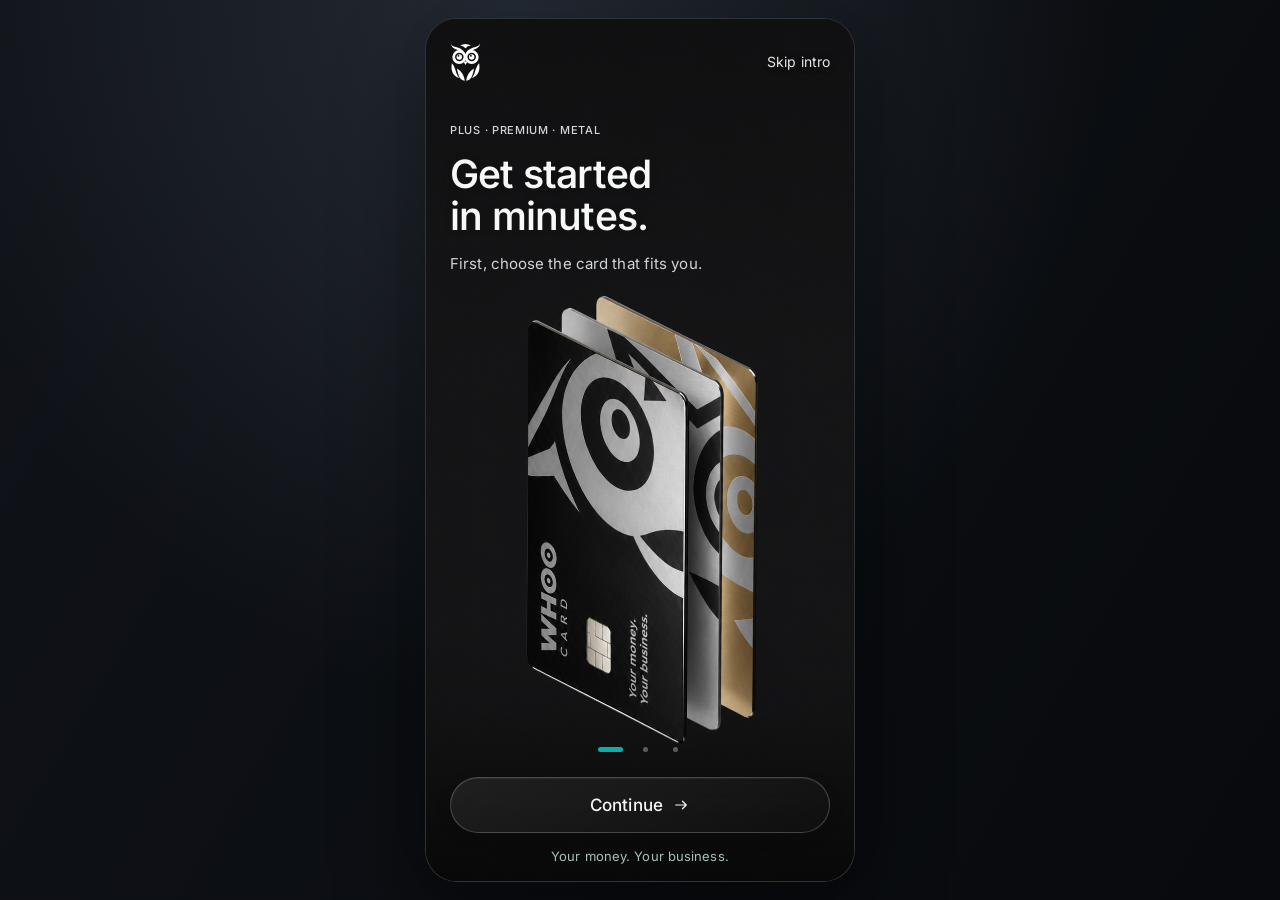
<file: index.html>
<!doctype html>
<html lang="en">
<head>
  <meta charset="utf-8">
  <meta name="viewport" content="width=device-width, initial-scale=1, viewport-fit=cover">
  <meta name="theme-color" content="#151515">
  <meta name="description" content="WHOO Card. Your money. Your business. A mobile wallet and virtual card design preview.">
  <meta name="color-scheme" content="dark">
  <title>WHOO Card — Your money. Your business.</title>
  <link rel="icon" href="assets/owl-stamp-v8.svg" type="image/svg+xml">
  <link rel="stylesheet" href="styles.css?v=20">
  <link rel="stylesheet" href="finish.css?v=20">
  <script src="app.js?v=20" defer></script>
</head>
<body>
  <a class="skip-link" href="#main">Skip to content</a>
  <div class="app-shell">
    <header id="app-header"></header>
    <main id="main" tabindex="-1"></main>
    
  </div>
  <nav class="bottom-nav" id="bottom-nav" aria-label="Main navigation"></nav>
  <div class="modal-root" id="modal-root"></div>
  <div class="toast" id="toast" role="status" aria-live="polite"></div>
  <noscript><p class="noscript">Please enable JavaScript to explore the WHOO Card prototype.</p></noscript>
</body>
</html>
</file>
<file: styles.css>
@font-face{font-family:Inter;src:url('assets/inter-latin.woff2') format('woff2');font-weight:100 900;font-display:swap}
:root{--bg:#0b0f11;--panel:#141a1e;--panel2:#1c2429;--line:#283036;--text:#f4f7f8;--muted:#8f9ca4;--teal:#0cadad;--bright:#43d9d0;--dark:#051d1e;--red:#f39595;--amber:#e1bc76;--radius:22px;--font:Inter,-apple-system,BlinkMacSystemFont,'Segoe UI',sans-serif}
*{box-sizing:border-box}html{scroll-behavior:smooth}body{margin:0;background:var(--bg);color:var(--text);font-family:var(--font);font-size:14px;line-height:1.5;-webkit-font-smoothing:antialiased}button,input,select,textarea{font:inherit}button,a,input,select,textarea{-webkit-tap-highlight-color:transparent}button,a{touch-action:manipulation}button{cursor:pointer}a{color:inherit;text-decoration:none}button{color:inherit}button:disabled{cursor:not-allowed;opacity:.45}button,input,select,textarea{outline:none}a:focus-visible,button:focus-visible,input:focus-visible,select:focus-visible,textarea:focus-visible{outline:2px solid var(--bright);outline-offset:4px}button{border:0;background:none}svg{width:22px;height:22px;vertical-align:middle;flex-shrink:0}h1,h2,h3,p{margin:0}h1,h2,h3{font-weight:600;letter-spacing:-.035em}h1{font-size:30px;line-height:1.2}h2{font-size:19px;line-height:1.3}h3{font-size:16px}small{font-size:12px}img{display:block;max-width:100%}hr{border:0;border-top:1px solid var(--line);margin:20px 0}.muted{color:var(--muted)}.teal{color:var(--bright)}.green{color:var(--bright)}.red{color:var(--red)}.mono{font-variant-numeric:tabular-nums;letter-spacing:.035em}.eyebrow{font-size:11px;font-weight:600;letter-spacing:.12em;text-transform:uppercase;color:var(--muted)}.stack{display:flex;flex-direction:column;gap:16px}.row{display:flex;align-items:center;gap:12px}.between{display:flex;align-items:center;justify-content:space-between;gap:12px}.grow{flex:1;min-width:0}.center{text-align:center}.nowrap{white-space:nowrap}.hidden{display:none!important}.spacer{height:16px}.mt{margin-top:24px}.mb{margin-bottom:20px}.text-sm{font-size:12px}.full{width:100%}.only-mobile{display:none}.skip-link{position:fixed;left:10px;top:-100px;padding:10px;background:var(--teal);color:var(--bg);z-index:90}.skip-link:focus{top:10px}.noscript{padding:30px}.brand{display:inline-flex;align-items:center;gap:10px}.brand img{width:37px;height:37px}.brand-text{font-size:25px;font-weight:800;letter-spacing:-1.5px;line-height:1}.brand-text span{display:block;font-size:8px;letter-spacing:5.5px;margin:6px 0 0 3px;font-weight:600}.nav-item{display:flex;gap:13px;align-items:center;padding:12px 14px;border-radius:12px;color:var(--muted);font-weight:500;min-height:48px;transition:background .15s,color .15s}.nav-item:hover{background:var(--panel)}.nav-item.active{background:#0cadad1a;color:var(--bright)}.nav-item.active:after{content:'';width:5px;height:5px;border-radius:50%;background:var(--bright);margin-left:auto}.app-shell{margin-left:226px;max-width:1370px;padding:0 42px}.app-header{height:102px;display:flex;align-items:center;justify-content:space-between;gap:15px}.header-greeting{color:var(--muted);font-size:13px}.header-greeting strong{display:block;color:var(--text);font-size:19px;font-weight:600;margin-top:3px;letter-spacing:-.03em}.header-actions{display:flex;align-items:center;gap:12px}.icon-btn{width:43px;height:43px;border:1px solid var(--line);border-radius:50%;display:inline-flex;align-items:center;justify-content:center;background:var(--panel);flex-shrink:0;transition:background .15s}.icon-btn:hover{background:var(--panel2)}.avatar{width:40px;height:40px;border:1px solid #2b605d;background:#1c3838;border-radius:50%;display:flex;align-items:center;justify-content:center;font-size:12px;font-weight:600;color:#9be6db}.preview-pill{border:1px solid var(--line);border-radius:6px;font-size:9px;color:var(--muted);padding:3px 6px;letter-spacing:.1em;line-height:1.5}.header-title{font-size:20px;font-weight:600;letter-spacing:-.03em}.back-title{display:flex;align-items:center;gap:14px}.page-intro{margin:10px 0 26px}.page-intro p{margin-top:8px;color:var(--muted)}main{min-height:calc(100dvh - 160px);padding-bottom:25px}main:focus{outline:0}.content-enter{animation:fadein .2s ease}@keyframes fadein{from{opacity:.5;transform:translateY(4px)}to{opacity:1;transform:none}}.app-footer{display:flex;align-items:center;justify-content:center;gap:7px;color:#677780;font-size:10px;padding:8px 0 26px}.live-dot{width:5px;height:5px;border-radius:50%;background:var(--teal);display:inline-block;flex-shrink:0}.footer-divider{padding:0 4px}.bottom-nav{display:none}.balance-hero{position:relative;padding:30px;border:1px solid #244244;background:radial-gradient(ellipse at 95% 10%,#0b4d4c88,transparent 64%),linear-gradient(115deg,#152329,#102021);border-radius:var(--radius);overflow:hidden}.balance-hero:after{content:'';position:absolute;right:-35px;top:-80px;width:215px;height:215px;border:1px solid #4bd3cf13;border-radius:50%;pointer-events:none}.balance-label{display:flex;align-items:center;gap:8px;color:#acbcbc;font-size:12px}.eye-btn{padding:4px;color:#90a9ab}.eye-btn svg{width:17px;height:17px}.balance-value{font-size:48px;font-weight:550;letter-spacing:-2.7px;line-height:1.2;margin:12px 0 9px;font-variant-numeric:tabular-nums}.balance-value .cents{color:#a3b9bb;font-size:.7em;letter-spacing:-1.5px}.balance-value .currency-symbol{font-size:.65em;vertical-align:6px;margin-right:3px}.balance-sub{font-size:12px;color:#97aeaf;display:flex;align-items:center;gap:7px}.balance-sub svg{width:13px;height:13px;color:var(--bright)}.balance-actions{display:grid;grid-template-columns:1fr 1fr;gap:11px;margin-top:26px}.btn{min-height:50px;border-radius:13px;padding:13px 18px;font-size:13px;font-weight:600;display:inline-flex;align-items:center;justify-content:center;gap:9px;text-align:center;border:1px solid transparent;transition:background .15s,transform .15s;line-height:1.3}.btn:active{transform:scale(.985)}.btn.primary{background:var(--teal);color:#031819}.btn.primary:hover{background:#23c7c2}.btn.secondary{background:#ffffff0b;border-color:#ffffff1c;color:var(--text)}.btn.secondary:hover{background:#ffffff14}.btn.outline{border-color:var(--line);background:transparent}.btn.ghost{color:var(--bright);background:#0cadad0d}.btn.small{min-height:40px;padding:9px 13px;font-size:12px;border-radius:10px}.btn.danger{background:#b9515118;color:var(--red);border:1px solid #b951512e}.btn svg{width:18px;height:18px}.section-head{display:flex;align-items:center;justify-content:space-between;gap:14px;margin:26px 0 15px}.section-head:first-child{margin-top:0}.section-link{font-size:12px;font-weight:500;color:var(--bright);display:inline-flex;align-items:center;gap:5px;min-height:35px}.section-link svg{width:15px;height:15px}.panel{background:var(--panel);border:1px solid var(--line);border-radius:20px;overflow:hidden}.panel-pad{padding:22px}.list-row{display:flex;align-items:center;gap:12px;width:100%;padding:16px 18px;text-align:left;min-height:76px}.list-row+.list-row{border-top:1px solid #ffffff06}.list-row:hover{background:#ffffff03}.list-title{font-size:13px;font-weight:500;line-height:1.4}.list-sub{color:var(--muted);font-size:11px;margin-top:4px}.list-end{text-align:right;margin-left:auto}.list-end strong{font-size:13px;font-weight:500;white-space:nowrap}.list-end small{display:block;font-size:10px;margin-top:4px;color:var(--muted)}.row-icon{width:42px;height:42px;border-radius:13px;background:var(--panel2);display:flex;align-items:center;justify-content:center;flex-shrink:0}.row-icon.teal-bg{background:#0cadad17;color:var(--bright)}.row-icon.purple-bg{background:#9282d71b;color:#c2b3f9}.row-icon.orange-bg{background:#e3a67018;color:#f0bf8d}.merchant-letter{font-weight:600;font-size:17px;color:#dce7eb}.mini-chevron{width:16px;height:16px;color:var(--muted)}.coin{display:inline-flex;align-items:center;justify-content:center;width:39px;height:39px;border-radius:50%;font-size:20px;font-weight:600;flex-shrink:0}.coin.usdt{background:#24a4811c;color:#60d6b8}.coin.usdc{background:#3576d622;color:#8fbaff}.coin.btc{background:#ed9e241b;color:#edb75e}.coin svg{width:25px;height:25px}.asset-chart{width:58px;height:28px;margin:0 6px;color:#2eb7b3;opacity:.75}.asset-chart path{fill:none;stroke:currentColor;stroke-width:1.6}.cards-carousel{display:flex;gap:16px;overflow:auto;scroll-snap-type:x mandatory;scrollbar-width:none;padding:2px 1px 14px}.cards-carousel::-webkit-scrollbar{display:none}.card-tile{min-width:100%;scroll-snap-align:start;text-align:left;padding:0}.card-face{display:block;position:relative;overflow:hidden;aspect-ratio:1.586;border-radius:17px;background:#0b2728;isolation:isolate;border:1px solid #ffffff12;box-shadow:0 8px 24px #0003}.card-face img{position:absolute;max-width:none;width:233.42%;height:auto;top:-36.3%;left:-13.7%;pointer-events:none}.card-face.right-art img{left:-122.1%}.card-face .visa-mark{position:absolute;bottom:14px;right:20px;font-weight:800;font-style:italic;font-size:21px;letter-spacing:-1.5px;line-height:1;color:#e4fffc}.card-face.right-art .visa-mark{color:#042225}.card-face .card-tag{position:absolute;top:16px;left:16px;color:#bbefec;background:#061d1bcc;border:1px solid #6fe4dc26;border-radius:20px;font-size:9px;padding:4px 8px;backdrop-filter:blur(6px)}.card-face.frozen{filter:saturate(.2)}.frozen-overlay{position:absolute;inset:0;background:#08121555;display:flex;align-items:center;justify-content:center}.frozen-overlay span{background:#0b141ade;border:1px solid #778b9555;border-radius:24px;padding:8px 14px;display:flex;align-items:center;gap:7px;font-size:12px;color:#fff}.card-under{display:flex;justify-content:space-between;align-items:center;padding:14px 3px 0}.card-under .list-sub{margin-top:3px}.card-under .card-balance{font-size:18px;font-weight:500;letter-spacing:-.7px}.dots{display:flex;gap:5px;justify-content:center;margin:0 0 15px}.dot{height:4px;width:4px;border-radius:4px;background:#4b5459;transition:width .2s}.dot.active{width:18px;background:var(--teal)}.dashed-add{border:1px dashed #3f5458;border-radius:13px;min-height:46px;color:#a0b9bb;display:flex;justify-content:center;align-items:center;gap:8px;font-size:12px}.dashed-add:hover{background:#0cadad09}.dashed-add svg{width:17px;height:17px}.referral-banner{margin-top:24px;background:linear-gradient(120deg,#0b3334,#122126);border:1px solid #1a4b4d;border-radius:19px;padding:20px;position:relative;overflow:hidden;display:flex;align-items:center;gap:14px}.referral-banner p{font-size:12px;color:#92b0b2;margin-top:5px;max-width:210px}.referral-banner .gift-bubble{width:47px;height:47px;border-radius:15px;color:var(--bright);background:#0cadad1e;display:flex;align-items:center;justify-content:center}.referral-banner .gift-bubble svg{width:25px;height:25px}.referral-banner>svg{margin-left:auto;color:var(--bright);width:18px}.quick-links{display:grid;grid-template-columns:1fr 1fr;gap:12px;margin-top:20px}.quick-link{padding:17px;background:var(--panel);border:1px solid var(--line);border-radius:16px}.quick-link>svg{color:var(--bright);margin-bottom:12px}.quick-link strong{font-size:12px;display:block;font-weight:500}.quick-link small{display:block;font-size:10px;color:var(--muted);margin-top:5px}.page-width{max-width:720px;margin:0 auto}.form-width{max-width:470px;margin:0 auto}.page-split{display:grid;grid-template-columns:minmax(0,1fr) minmax(0,1fr);gap:25px}.top-note{display:flex;align-items:flex-start;gap:9px;background:#0cadad0b;border:1px solid #0cadad26;color:#a0c1c1;padding:13px 15px;border-radius:12px;font-size:11px;line-height:1.6}.top-note svg{width:17px;height:17px;margin-top:1px;color:var(--bright)}.card-grid{display:grid;grid-template-columns:1fr 1fr;gap:26px 22px}.design-tile{padding:0;text-align:left;display:block}.design-meta{padding:14px 2px 0;display:flex;align-items:center;justify-content:space-between}.design-meta h3{font-size:15px}.design-meta p{font-size:11px;color:var(--muted);margin-top:5px}.circle-arrow{width:34px;height:34px;border-radius:50%;border:1px solid var(--line);display:flex;align-items:center;justify-content:center;color:var(--bright)}.circle-arrow svg{width:16px;height:16px}.status{display:inline-flex;gap:5px;align-items:center;font-size:10px;font-weight:500;padding:4px 8px;border-radius:6px;background:#0cadad11;color:var(--bright);white-space:nowrap}.status.pending{background:#c2943a12;color:var(--amber)}.status.frozen{background:#b3c5d31a;color:#bccdd8}.status:before{content:'';height:4px;width:4px;border-radius:50%;background:currentColor}.subheading{font-size:12px;color:var(--muted);margin:22px 0 12px}.detail-pair{display:flex;align-items:center;justify-content:space-between;gap:16px;min-height:46px;border-bottom:1px solid #ffffff07;font-size:12px}.detail-pair:last-child{border:0}.detail-pair span:first-child{color:var(--muted)}.detail-pair strong{font-weight:500;text-align:right}.detail-pair .mono{font-size:12px}.card-actions{display:grid;grid-template-columns:1fr 1fr 1fr;gap:10px;margin:20px 0}.action-tile{background:var(--panel);border:1px solid var(--line);padding:16px 5px;border-radius:14px;display:flex;align-items:center;flex-direction:column;gap:9px;font-size:11px;color:#c9d8dc;min-height:82px}.action-tile svg{color:var(--bright);width:21px;height:21px}.action-tile:hover{background:var(--panel2)}.card-details-bar{padding:18px 20px}.card-number{font-size:17px;letter-spacing:2px;line-height:1.6}.copy-btn{padding:8px;color:#9db2b9}.copy-btn svg{width:16px;height:16px}.mini-details{display:grid;grid-template-columns:1fr 1fr;gap:15px;margin-top:16px}.mini-details>div{background:#ffffff03;padding:12px;border-radius:10px;display:flex;align-items:center;justify-content:space-between}.mini-details small{display:block;font-size:9px;color:var(--muted);margin-bottom:6px}.billing-details{border-top:1px solid var(--line);padding-top:17px;margin-top:20px}.billing-details summary{cursor:pointer;font-size:12px;min-height:30px}.billing-details p{font-size:11px;color:var(--muted);line-height:1.8;margin-top:9px}.field{display:block;margin-bottom:18px}.field-label{display:block;font-size:12px;color:#b4c1c7;margin-bottom:9px}.input,select,textarea{background:#101619;border:1px solid var(--line);border-radius:12px;min-height:51px;padding:13px 15px;width:100%;color:var(--text);transition:border .15s;font-size:14px}.input::placeholder,textarea::placeholder{color:#57656e}.input:focus,select:focus,textarea:focus{border-color:var(--teal)}select{appearance:auto;color-scheme:dark;padding-right:12px}textarea{resize:vertical;min-height:100px}.input-wrap{position:relative}.input-wrap .input{padding-right:65px}.inline-btn{position:absolute;right:9px;top:50%;transform:translateY(-50%);padding:7px;color:var(--bright);font-size:11px;font-weight:600}.amount-field{background:var(--panel);border:1px solid var(--line);padding:22px;border-radius:19px;margin-bottom:18px}.amount-field label{display:block;color:var(--muted);font-size:12px;margin-bottom:8px}.amount-input-row{display:flex;align-items:center;gap:7px}.amount-input-row .dollar{font-size:30px;color:#6d858c}.amount-input{background:transparent;border:0;border-radius:0;padding:0;width:100%;font-size:38px;letter-spacing:-1.5px;color:var(--text);font-weight:500;min-width:0;outline:none}.amount-input::placeholder{color:#3a4c54}.amount-input:focus-visible{outline:none}.amount-currency{background:var(--panel2);font-size:11px;color:#bed0d6;border-radius:7px;padding:6px 9px}.amount-foot{display:flex;justify-content:space-between;font-size:10px;color:var(--muted);margin-top:12px}.preset-row{display:flex;gap:8px;margin-top:20px}.preset{flex:1;border-radius:9px;min-height:36px;font-size:11px;border:1px solid #38484e;background:#1b282d;color:#c4d4d8}.preset:hover{border-color:var(--teal);color:var(--bright)}.fee-box{padding:12px 18px;background:#ffffff03;border:1px solid var(--line);border-radius:15px;margin:20px 0}.fee-box .detail-pair{min-height:39px;font-size:11px}.fee-box .total{font-size:13px;min-height:50px;margin-top:6px;border-top:1px solid var(--line);padding-top:5px}.fee-box .total span:first-child{color:var(--text)}.form-helper{font-size:11px;line-height:1.7;color:var(--muted);margin:13px 0}.form-error{border:1px solid #a751514a;color:#f5aaaa;background:#af43430e;border-radius:11px;padding:12px 14px;font-size:12px;margin-bottom:16px}.form-error:empty{display:none}.step-label{display:flex;gap:5px;margin:0 0 24px}.step-label span{height:3px;background:var(--panel2);border-radius:4px;flex:1}.step-label span.done{background:var(--teal)}.mini-art{width:105px;flex-shrink:0}.mini-art .card-face{border-radius:7px}.mini-art .visa-mark{font-size:10px;bottom:5px;right:6px}.mini-art .card-tag{display:none}.review-card{display:flex;align-items:center;gap:16px;padding:17px;border:1px solid var(--line);border-radius:16px;margin-bottom:24px}.review-card h3{font-size:14px}.review-card p{font-size:11px;color:var(--muted);margin-top:5px}.success-orb{margin:25px auto 23px;width:83px;height:83px;border:1px solid #0cadad55;background:#0cadad12;box-shadow:0 0 0 12px #0cadad04;border-radius:50%;display:flex;align-items:center;justify-content:center;color:var(--bright)}.success-orb svg{width:35px;height:35px}.success-title{font-size:25px;margin:0 0 10px}.success-copy{color:var(--muted);font-size:12px;line-height:1.7;max-width:310px;margin:0 auto 25px}.qr-wrap{background:white;border-radius:17px;padding:13px;width:172px;height:172px;margin:23px auto}.qr-wrap img{width:100%;height:100%}.address-box{padding:15px;border:1px solid var(--line);border-radius:12px;text-align:left;display:flex;align-items:center;gap:10px;background:var(--panel)}.address-box code{font-size:10px;color:#b4c9cd;overflow-wrap:anywhere;word-break:break-all}.warning-note{font-size:10px;line-height:1.7;color:#b8a787;background:#d8a94708;border:1px solid #d8a94720;border-radius:10px;padding:11px 14px;margin:16px 0}.filter-tabs{display:flex;gap:5px;background:#11181b;padding:5px;border-radius:13px;margin-bottom:21px;overflow:auto;scrollbar-width:none}.filter-tab{border-radius:9px;min-height:38px;padding:9px 15px;color:var(--muted);font-size:11px;flex:1;white-space:nowrap;transition:background .15s}.filter-tab.active{background:#263438;color:#e2f1f2}.search-wrap{position:relative;margin-bottom:18px}.search-wrap>svg{position:absolute;left:14px;top:16px;width:17px;height:17px;color:var(--muted)}.search-wrap .input{padding-left:42px;font-size:12px;min-height:48px}.date-group{font-size:10px;letter-spacing:.06em;color:var(--muted);text-transform:uppercase;margin:23px 0 12px}.empty-state{text-align:center;padding:40px 15px;color:var(--muted);font-size:12px}.empty-state svg{width:35px;height:35px;margin-bottom:12px;opacity:.5}.history-summary{display:grid;grid-template-columns:1fr 1fr;gap:12px;margin:20px 0}.stat-cell{background:var(--panel);border:1px solid var(--line);padding:18px;border-radius:16px}.stat-cell span{font-size:10px;color:var(--muted)}.stat-cell strong{display:block;font-size:23px;font-weight:500;letter-spacing:-1px;margin-top:9px}.stat-cell .teal{color:var(--bright)}.profile-top{text-align:center;padding:23px 0 28px}.profile-top .avatar{margin:0 auto 13px;width:72px;height:72px;font-size:22px;border-radius:24px;background:#143638}.profile-top h1{font-size:24px}.profile-top p{font-size:12px;color:var(--muted);margin:7px 0 13px}.profile-grid{display:grid;grid-template-columns:1fr 1fr;gap:14px;margin-bottom:25px}.profile-grid a{background:var(--panel);border:1px solid var(--line);border-radius:17px;padding:20px}.profile-grid svg{color:var(--bright);margin-bottom:13px}.profile-grid strong{display:block;font-size:12px;font-weight:500}.profile-grid small{display:block;color:var(--muted);font-size:10px;margin-top:5px}.settings-row{display:flex;align-items:center;gap:13px;width:100%;padding:16px 18px;min-height:63px;text-align:left}.settings-row+.settings-row{border-top:1px solid #ffffff06}.settings-row>svg:first-child{color:var(--muted);width:19px}.settings-row>span{flex:1;font-size:12px}.settings-row:hover{background:#ffffff03}.settings-row .chev{width:15px;color:#667b83}.settings-row .setting-value{color:var(--muted);font-size:10px;flex:0;white-space:nowrap}.toggle{width:35px;height:21px;border-radius:20px;background:#3a494f;position:relative;flex-shrink:0}.toggle:after{content:'';width:15px;height:15px;background:white;border-radius:50%;position:absolute;left:3px;top:3px;transition:transform .2s}.toggle.on{background:var(--teal)}.toggle.on:after{transform:translateX(14px)}.referral-hero{background:radial-gradient(ellipse at 70% 0,#0cadad26,transparent 70%);padding:12px 0 23px;text-align:center}.referral-hero .owl-illustration{margin:0 auto 17px;width:110px;height:110px;background:#0cadad12;border:1px solid #0cadad33;border-radius:35px;display:flex;align-items:center;justify-content:center;transform:rotate(-7deg)}.owl-illustration img{width:75px;height:75px;transform:rotate(7deg)}.referral-hero h1{font-size:30px;line-height:1.17}.referral-hero p{font-size:12px;color:var(--muted);max-width:280px;margin:12px auto 0;line-height:1.75}.invite-code{display:flex;align-items:center;gap:10px;background:#0b1417;border:1px dashed #315054;padding:16px;border-radius:13px;margin:14px 0}.invite-code strong{flex:1;font-size:20px;letter-spacing:5px;font-weight:500}.invite-code button{color:var(--bright)}.step-row{display:flex;gap:14px;margin:23px 0}.step-num{width:28px;height:28px;border:1px solid #315357;color:var(--bright);font-size:11px;border-radius:50%;display:flex;align-items:center;justify-content:center;flex-shrink:0}.step-row strong{font-size:12px;font-weight:500;display:block}.step-row p{font-size:11px;color:var(--muted);margin-top:5px}.auth-mode .sidebar,.auth-mode .bottom-nav,.auth-mode .app-header,.auth-mode .app-footer{display:none}.auth-mode .app-shell{margin:0;max-width:none;padding:0}.auth-mode main{padding:0;min-height:100dvh}.auth-layout{display:grid;grid-template-columns:1fr 1fr;min-height:100dvh}.auth-form-side{padding:45px;display:flex;align-items:center;justify-content:center;position:relative}.auth-form{width:100%;max-width:360px;padding:30px 0}.auth-form .brand{margin-bottom:43px;display:none}.auth-form h1{font-size:30px}.auth-form>.muted{margin-top:12px;margin-bottom:27px;font-size:12px;line-height:1.8}.social-row{display:grid;grid-template-columns:1fr 1fr;gap:11px}.social-btn{background:var(--panel);border:1px solid var(--line);padding:14px;border-radius:12px;display:flex;align-items:center;justify-content:center;gap:10px;font-size:12px;min-height:49px}.social-btn svg{width:18px;height:18px}.divider{display:flex;align-items:center;gap:13px;color:#5a6e76;font-size:10px;margin:23px 0}.divider:before,.divider:after{content:'';height:1px;background:var(--line);flex:1}.auth-switch{font-size:11px;text-align:center;margin:24px 0;color:var(--muted)}.auth-switch a{color:var(--bright);font-weight:500}.demo-link{display:flex;justify-content:center;align-items:center;gap:7px;font-size:11px;color:#89adad;padding:12px}.demo-link svg{width:14px;height:14px}.auth-preview{position:absolute;top:25px;right:25px;display:flex;gap:7px;align-items:center;font-size:9px;color:var(--muted)}.terms-line{font-size:10px;color:#6d828b;line-height:1.7;margin:18px 0;text-align:center}.verify-icon{width:62px;height:62px;color:var(--bright);border:1px solid #0cadad44;background:#0cadad0c;border-radius:20px;display:flex;align-items:center;justify-content:center;margin-bottom:25px}.verify-icon svg{width:26px;height:26px}.otp-row{display:flex;gap:12px;margin:25px 0}.otp-digit{width:calc(25% - 9px);min-width:0;height:64px;border-radius:13px;background:var(--panel);border:1px solid var(--line);color:var(--text);text-align:center;font-size:26px;caret-color:var(--bright)}.phone-input{display:flex;gap:9px}.phone-input select{width:95px}.phone-input input{min-width:0}.modal-backdrop{position:fixed;inset:0;background:#0009;backdrop-filter:blur(6px);z-index:60;display:flex;align-items:center;justify-content:center;padding:24px;animation:fadein .15s}.modal{width:100%;max-width:420px;background:#141c20;border:1px solid #344349;border-radius:24px;box-shadow:0 25px 100px #0007;padding:25px;max-height:85dvh;overflow:auto}.modal-header{display:flex;align-items:center;justify-content:space-between;gap:10px;margin-bottom:20px}.modal-header h2{font-size:19px}.modal-header .icon-btn{width:32px;height:32px;border:0;background:#ffffff07}.modal-header svg{width:17px;height:17px}.modal p{color:var(--muted);font-size:12px;line-height:1.8}.modal-actions{margin-top:25px;display:flex;gap:10px;flex-direction:column}.modal-handle{display:none}.toast{position:fixed;left:calc(50% + 100px);bottom:30px;max-width:min(430px,calc(100% - 36px));background:#e4f4ef;color:#092b2b;font-size:12px;font-weight:500;border:1px solid #d6f6ef;border-radius:13px;padding:14px 20px;box-shadow:0 8px 40px #0007;z-index:100;transform:translate(-50%,20px);opacity:0;pointer-events:none;transition:.2s}.toast.visible{opacity:1;transform:translate(-50%,0)}.chat-panel{display:flex;flex-direction:column;height:460px;max-height:60dvh}.chat-messages{flex:1;overflow:auto;padding:5px 0 16px;display:flex;flex-direction:column;gap:13px}.chat-message{background:#243238;border-radius:14px 14px 14px 4px;padding:12px 14px;font-size:12px;color:#cddbdd;max-width:88%;align-self:flex-start;line-height:1.7}.chat-message.own{align-self:flex-end;background:#0b5d5c;border-radius:14px 14px 4px 14px;color:#d8f4f0}.chat-message small{display:block;color:#8eafb1;font-size:9px;margin-top:5px}.chat-input{display:flex;gap:8px;padding-top:15px;border-top:1px solid var(--line)}.chat-input .input{font-size:12px;min-height:45px}.chat-input .btn{min-width:45px;min-height:45px;padding:8px}.chat-presets{display:flex;flex-wrap:wrap;gap:7px;padding-bottom:10px}.chat-presets button{font-size:10px;border:1px solid #315155;color:#a4cacc;padding:7px 10px;border-radius:20px}.qr-caption{font-size:10px;color:var(--muted);text-align:center;margin-bottom:20px}.notification{display:flex;gap:12px;padding:14px 0;border-bottom:1px solid var(--line)}.notification:last-child{border:0}.notification>svg{color:var(--bright);width:19px}.notification p{font-size:11px}.notification strong{color:var(--text);font-weight:500;display:block;margin-bottom:4px}.no-scroll{overflow:hidden}.copy-fallback{position:fixed;left:-9999px;top:0}.auth-back{margin-bottom:22px;color:var(--muted);font-size:12px;display:inline-flex;gap:7px;align-items:center}.auth-back svg{width:16px;height:16px}.progress-line{display:flex;gap:5px;margin:20px 0}.progress-line span{height:4px;flex:1;border-radius:3px;background:var(--line)}.progress-line span.on{background:var(--teal)}.account-choice{display:flex;align-items:center;gap:12px;padding:17px;border:1px solid var(--line);border-radius:14px;margin:16px 0;background:var(--panel)}.account-choice .coin{width:32px;height:32px}.account-choice strong{font-size:12px;font-weight:500;display:block}.account-choice p{font-size:10px;color:var(--muted);margin-top:3px}.download-link{display:inline-flex;gap:6px;color:var(--bright);font-size:11px;padding:10px 0}.download-link svg{width:15px;height:15px}.reveal-strip{font-size:11px;color:var(--bright);display:flex;align-items:center;justify-content:center;gap:8px;width:100%;padding:13px 0 0}.reveal-strip svg{width:15px;height:15px}.select-designs{display:flex;gap:9px;align-items:center;justify-content:center;margin-top:17px}.design-swatch{width:34px;height:34px;display:flex;align-items:center;justify-content:center;border:1px solid transparent;border-radius:50%;padding:4px}.design-swatch.selected{border-color:var(--bright)}.design-swatch span{width:23px;height:23px;border-radius:50%;background:var(--swatch);border:1px solid #ffffff26}.design-description{font-size:12px;color:var(--muted);line-height:1.8}.plan-highlights{display:flex;flex-wrap:wrap;gap:7px;margin:16px 0 22px}.plan-highlights span{padding:6px 9px;border:1px solid var(--line);border-radius:7px;color:#b3c6cb;font-size:10px;display:flex;align-items:center;gap:5px}.plan-highlights svg{width:12px;height:12px;color:var(--bright)}.home-hello{display:none}

/* All app screens use the same mobile layout at every viewport. */
body{font-size:14px}.app-shell{margin:0;padding:0 21px;max-width:600px;margin-inline:auto}.app-header{height:86px;padding-top:env(safe-area-inset-top);min-height:86px}.header-greeting{font-size:11px}.header-greeting strong{font-size:17px;margin-top:2px}.header-actions{gap:10px}.header-actions .icon-btn{width:39px;height:39px;background:transparent}.avatar{width:37px;height:37px;font-size:11px}.header-title{font-size:17px}.back-title{gap:11px}.back-title .icon-btn{width:36px;height:36px;border:0;background:var(--panel)}.back-title svg{width:19px;height:19px}main{min-height:calc(100dvh - 179px);padding-bottom:17px}.app-footer{padding:16px 0 105px;font-size:9px;gap:5px}.footer-divider{padding:0 3px}.bottom-nav{position:fixed;bottom:0;left:50%;transform:translateX(-50%);width:100%;max-width:600px;display:flex;align-items:center;justify-content:space-around;z-index:35;border-top:1px solid #ffffff0a;background:#101719ee;backdrop-filter:blur(20px);padding:11px 15px calc(11px + env(safe-area-inset-bottom));min-height:72px}.bottom-nav a{display:flex;flex:1;align-items:center;flex-direction:column;justify-content:center;gap:5px;color:#7d9199;font-size:9px;position:relative;min-height:44px;font-weight:500}.bottom-nav svg{width:21px;height:21px;stroke-width:1.7}.bottom-nav a.active{color:var(--bright)}.bottom-nav a.active:after{content:'';position:absolute;top:-12px;width:24px;height:2px;background:var(--teal);border-radius:4px}.bottom-nav .center-add{width:43px;height:43px;border-radius:15px;background:var(--teal);color:#052222;box-shadow:0 3px 18px #0cadad18;margin-top:-3px;min-height:43px;flex:none;margin-inline:12px}.bottom-nav .center-add svg{width:23px;height:23px}.bottom-nav .center-add:after{display:none}.balance-hero{order:0;padding:23px 23px 21px;border-radius:21px;background:radial-gradient(ellipse at 105% 0,#0b68684f,transparent 65%),linear-gradient(110deg,#142328,#112023)}.balance-value{font-size:46px;margin:11px 0 7px;letter-spacing:-2.5px}.balance-label{font-size:11px}.balance-actions{margin-top:23px;gap:10px}.balance-actions .btn{min-height:46px;border-radius:11px;font-size:12px;padding:11px 13px}.balance-sub{font-size:10px}.home-assets{order:3}.home-card-section{order:1}.home-activity{order:4}.home-invite{order:5}.home-card-section .section-head{margin-top:25px}.home-assets .section-head{margin-top:24px}.section-head{margin:23px 0 12px}h2{font-size:18px}.section-link{font-size:11px}.cards-carousel{margin-right:-21px;padding-right:21px;gap:14px;overflow-x:auto}.card-tile{min-width:calc(100% - 15px);width:calc(100% - 15px)}.cards-carousel.has-single{padding-right:0;margin-right:0}.cards-carousel.has-single .card-tile{min-width:100%;width:100%}.card-under{padding:13px 2px 0}.card-under .card-balance{font-size:17px}.card-under .list-sub{font-size:10px}.card-under .list-title{font-size:12px}.dots{margin:2px 0 12px}.dashed-add{min-height:43px;font-size:11px}.panel{border-radius:17px}.panel-pad{padding:20px}.list-row{min-height:72px;padding:15px}.row-icon{width:37px;height:37px;border-radius:12px}.row-icon svg{width:18px;height:18px}.list-title{font-size:12px}.list-sub{font-size:10px}.list-end strong{font-size:12px}.list-end small{font-size:9px}.coin{width:35px;height:35px;font-size:18px}.coin svg{width:23px;height:23px}.asset-chart{height:24px;width:50px}.referral-banner{margin-top:23px;padding:18px}.referral-banner p{font-size:11px}.referral-banner h3{font-size:14px}.page-intro{margin:8px 0 24px}.page-intro h1{font-size:27px}.page-intro p{font-size:12px;line-height:1.8;margin-top:8px}.card-grid{grid-template-columns:1fr;gap:26px}.card-grid .design-tile{max-width:500px}.card-grid .card-face{aspect-ratio:1.72}.card-grid .card-face img{top:-39.4%}.design-meta{padding-top:12px}.design-meta h3{font-size:14px}.design-meta p{font-size:10px}.page-split{display:flex;flex-direction:column;gap:22px}.page-split .section-head:first-child{margin-top:3px}.form-width,.page-width{max-width:500px}.form-width>.page-intro{margin-top:7px}.card-details-bar{padding:17px}.card-number{font-size:16px;letter-spacing:1.1px}.card-actions{gap:9px;margin:17px 0}.action-tile{padding:14px 3px;font-size:10px;gap:8px;min-height:77px}.mini-details{gap:11px}.detail-pair{font-size:11px;min-height:44px}.detail-pair .mono{font-size:11px}.fee-box{margin:17px 0}.fee-box .detail-pair{font-size:11px}.amount-field{padding:20px}.amount-input{font-size:37px}.filter-tab{padding:10px;font-size:10px}.filter-tabs{margin-bottom:18px}.card-grid .card-face .card-tag{font-size:9px}.page-width>.btn.full{margin-top:8px}.referral-hero{padding-top:11px}.referral-hero h1{font-size:30px}.referral-hero .owl-illustration{width:95px;height:95px;border-radius:28px}.owl-illustration img{width:65px;height:65px}.history-summary .stat-cell strong{font-size:22px}.auth-layout{display:block}.auth-form-side{min-height:100dvh;padding:33px 27px 40px;align-items:flex-start}.auth-form{padding:30px 0;width:100%;max-width:380px}.auth-form .brand{display:inline-flex;margin-bottom:45px}.auth-form h1{font-size:29px}.auth-form>.muted{font-size:12px;margin:12px 0 28px}.auth-preview{font-size:8px;top:23px;right:24px}.auth-switch{margin-top:26px}.auth-form .filter-tabs{margin-bottom:23px}.auth-form .btn.primary{margin-top:5px}.auth-mode .app-shell{max-width:none}.auth-mode .app-footer{display:none}.auth-mode .brand-text{font-size:29px}.modal-backdrop{padding:0;align-items:flex-end}.modal{border-radius:24px 24px 0 0;padding:11px 23px calc(25px + env(safe-area-inset-bottom));max-width:600px;max-height:90dvh}.modal-handle{display:block;width:34px;height:4px;background:#3d4b52;border-radius:4px;margin:0 auto 20px}.modal-header{margin-bottom:20px}.modal-header h2{font-size:19px}.toast{bottom:92px;left:50%;font-size:11px;width:max-content}.only-mobile{display:initial}.desktop-only{display:none!important}.chat-panel{height:480px;max-height:65dvh}.chat-messages{padding-top:0}.success-orb{margin-top:25px}.mobile-page-title{display:none}.profile-top{padding-top:9px}.profile-grid{gap:12px}.profile-grid a{padding:17px}.top-note{font-size:10px;padding:12px}.home-invite .referral-banner{margin-top:24px}.wallet-home-balance{margin-top:5px}

:root{--bg:#17181c;--panel:#24252a;--panel2:#2d2e34;--line:#34353c;--text:#f8f8fa;--muted:#8b8d97;--teal:#0cadad;--bright:#24c9c4;--dark:#052728;--radius:18px}
html{height:100%;background:#080e13}body{height:100dvh;overflow:hidden;display:flex;justify-content:center;background:#080e13;line-height:1.45}
.app-shell{width:100%;max-width:430px;height:100dvh;margin:0;padding:0 22px;background:var(--bg);overflow-y:auto;overflow-x:hidden;overscroll-behavior-y:contain;scrollbar-width:none;-webkit-overflow-scrolling:touch;border:0;border-radius:0}
.app-shell::-webkit-scrollbar{display:none}#app-header{position:sticky;top:0;background:var(--bg);z-index:25}.app-header{height:76px;min-height:76px;padding:env(safe-area-inset-top) 0 0;display:flex;align-items:center;justify-content:space-between}.header-title{font-size:19px;font-weight:500;letter-spacing:-.04em}.header-actions{gap:9px}.header-actions .icon-btn,.back-title .icon-btn{width:38px;height:38px;background:#25262c;border:0}.header-actions svg{width:18px;height:18px}.back-title{gap:13px}.back-title .header-title{font-size:16px}.back-title svg{width:18px;height:18px}main{min-height:0;padding:0 0 118px}h1{font-size:25px;font-weight:500}h2{font-size:17px;font-weight:500;letter-spacing:-.025em}h3{font-weight:500}.page-intro{margin:5px 0 23px}.page-intro h1{font-size:25px}.page-intro p{font-size:12px;line-height:1.7;max-width:320px}.content-enter{animation:fadein .15s ease}.page-width,.form-width{max-width:none;width:100%;margin:0}.page-split{display:flex;flex-direction:column;gap:24px}.card-grid{display:grid;grid-template-columns:minmax(0,1fr);gap:27px}.card-grid .card-face{aspect-ratio:1.586}.card-grid .card-face img{top:-36.3%}
.mobile-home .home-card-section{margin:0}.cards-carousel{gap:14px;margin:0;padding:0;scroll-snap-type:x mandatory}.card-tile,.cards-carousel.has-single .card-tile{min-width:100%;width:100%;display:block;flex-shrink:0}.card-face{aspect-ratio:1.586;border-radius:15px;border:1px solid #0cadad26;box-shadow:none}.card-face img{top:-36.3%}.card-face .visa-mark{bottom:12px;right:17px;font-size:21px}.card-caption{display:flex;align-items:center;justify-content:space-between;gap:10px;min-height:34px;font-size:10px;color:#dadbe0}.card-caption svg{width:13px;height:13px;color:#777c86}.card-caption .muted{color:#80858e}.dots{margin:7px 0 0;height:4px}.home-balance{margin:23px 0 0}.balance-label{font-size:12px;color:var(--muted);gap:7px}.eye-btn{padding:2px}.eye-btn svg{height:15px;width:15px}.balance-value{font-size:46px;line-height:1.12;font-weight:500;letter-spacing:-2.2px;margin:7px 0 5px}.balance-value .currency-symbol{font-size:1em;vertical-align:0;margin:0}.balance-value .cents{font-size:1em;color:inherit;letter-spacing:inherit}.balance-sub{font-size:10px;color:#7f858e;gap:5px;display:flex;align-items:center}.balance-sub span{font-size:8px;border:1px solid #44464d;padding:1px 4px;border-radius:4px;letter-spacing:.05em;color:#a2a8b2}.home-balance .balance-sub{margin-top:9px}.round-actions{display:flex;align-items:center;justify-content:space-between;max-width:280px;padding:0 2px;margin:24px 0 27px}.round-actions>a{display:flex;align-items:center;flex-direction:column;gap:8px;min-width:67px;font-size:10px;color:#c7c9d0}.round-icon{width:43px;height:43px;border-radius:50%;background:#25262c;display:flex;align-items:center;justify-content:center}.round-icon svg{width:19px;height:19px}.round-actions .accent .round-icon{background:var(--teal);color:#062627}.round-actions .accent{color:#e9eeee}.round-actions>a:active .round-icon{transform:scale(.96)}.section-head{margin:24px 0 11px}.section-head h2{font-size:16px}.section-link{font-size:10px;color:#a4a7af;font-weight:400;gap:3px;min-height:26px}.section-link svg{width:12px;height:12px}.home-activity .section-head{margin-top:0}.panel{background:var(--panel);border:0;border-radius:14px}.panel-pad{padding:18px}.transaction-list{background:transparent;overflow:visible}.transaction-list .list-row{background:var(--panel);border-radius:12px;margin:0 0 7px;min-height:65px;padding:13px 12px;border:0}.list-row{min-height:70px;padding:15px 13px;gap:11px}.list-title{font-size:11px;font-weight:500}.list-sub{font-size:9px;color:#80848e;margin-top:4px}.list-end strong{font-size:11px;font-weight:500}.list-end small{font-size:8px;color:#777d87}.row-icon{height:34px;width:34px;border-radius:50%;background:#34353c;font-size:14px}.row-icon svg{width:17px;height:17px}.row-icon.teal-bg{background:#0cadad20;color:var(--bright)}.row-icon.purple-bg{background:#9282d71b}.row-icon.orange-bg{background:#e3a67018}.coin{height:34px;width:34px;font-size:18px}.coin.usd{color:var(--bright);background:#0cadad1f}.list-row+.list-row{border-top:1px solid #ffffff06}.status{font-size:9px;padding:4px 7px;border-radius:5px}.status:before{width:4px;height:4px}
.balance-hero{padding:0;border:0;background:none;border-radius:0;overflow:visible}.balance-hero:after{display:none}.balance-hero .balance-value{font-size:47px;margin-top:10px}.balance-hero .balance-sub{display:none}.balance-hero .eyebrow{font-size:10px!important;color:#9a9da7!important}.balance-actions{margin:20px 0 0;gap:9px}.balance-actions .btn{min-height:49px;border-radius:12px;font-size:12px;font-weight:500;padding:12px 9px}.balance-actions .btn.secondary{background:#27282e;border:0}.wallet-tabs{background:none;padding:0;margin:4px 0 23px;gap:5px}.wallet-tabs .filter-tab{border-radius:11px;min-height:44px;display:flex;align-items:center;justify-content:center;background:#24252b;font-size:11px}.wallet-tabs .filter-tab.active{background:var(--teal);color:#062527}.wallet-screen>.section-head{margin-top:27px}.wallet-screen .balance-label{font-size:12px}.wallet-screen .panel{border-radius:13px}.card-under{padding:13px 1px 0}.card-under .card-balance{font-size:17px;letter-spacing:-.5px}.card-under .list-title{font-size:12px}.card-under .list-sub{font-size:10px}.card-state{margin:13px 0 17px}.card-state .text-sm{font-size:10px}.card-number-row{background:#292a2f;border-radius:11px;padding:12px;display:flex;align-items:center;justify-content:space-between;gap:7px}.card-number{font-size:14px;letter-spacing:.7px;white-space:nowrap;line-height:1.4}.reveal-button{padding:8px;border-radius:8px;background:var(--teal);color:#062525;font-size:9px;font-weight:500;display:flex;align-items:center;gap:4px;white-space:nowrap}.reveal-button svg{height:12px;width:12px}.mini-details{display:grid;grid-template-columns:1fr 1fr;gap:9px;margin-top:10px}.mini-details>div{padding:13px 12px;background:#292a2f;border-radius:11px;min-height:66px}.mini-details small{font-size:8px;letter-spacing:.05em;margin-bottom:6px}.mini-details .mono{font-size:12px}.copy-btn{padding:5px;color:#a8adb7}.copy-btn svg{width:15px;height:15px}.billing-details{background:#292a2f;border:0;padding:13px;margin-top:10px;border-radius:11px}.billing-details summary{display:flex;justify-content:space-between;align-items:center;list-style:none;min-height:25px;font-size:11px}.billing-details summary::-webkit-details-marker{display:none}.billing-details summary svg{width:13px;height:13px;transform:rotate(90deg);color:#9da1ab}.billing-details p{font-size:10px}.card-control-row{display:grid;grid-template-columns:1fr 1fr;gap:10px;margin-top:22px}.card-control-row .btn{min-height:46px;border-color:#0cadad88;color:var(--bright);font-size:11px;border-radius:11px}.card-control-row svg{width:17px;height:17px}.card-balance-line{display:flex;justify-content:space-between;align-items:center;margin-top:26px;font-size:12px}.card-balance-line strong{font-size:23px;font-weight:500;letter-spacing:-1px}.demo-caption{font-size:8px;color:#5f6570;margin-top:8px}.card-details-screen>.section-head{margin-top:27px}.btn{border-radius:12px;font-weight:500}.btn.primary{background:var(--teal);color:#062527}.btn.outline{border-color:#454750}.btn.small{border-radius:10px;min-height:38px;font-size:11px}.circle-arrow{background:var(--teal);border:0;color:#062527}.design-meta{padding-top:13px}.design-meta h3{font-size:14px}.design-meta p{font-size:10px}.select-designs{margin-top:17px}.design-description{font-size:12px}.form-helper{font-size:10px;color:#797e88}.top-note{background:#0cadad08;border:1px solid #0cadad20;font-size:10px;color:#9baeb3;border-radius:11px}.review-card{border:0;background:#25262c;padding:15px;border-radius:13px;gap:13px}.review-card h3{font-size:12px}.review-card p{font-size:10px}.mini-art{width:98px}.mini-art .card-face{border-radius:7px}.mini-art .visa-mark{font-size:9px;right:6px;bottom:5px}.amount-field{background:#24252a;border:0;border-radius:15px;padding:21px 18px}.amount-field label{font-size:11px}.amount-input{font-size:37px;font-weight:500}.amount-input-row .dollar{color:#6b707b}.amount-currency{background:#33343b;font-size:10px}.amount-foot{font-size:9px}.preset{background:#2e2f36;border:0;font-size:10px;min-height:33px}.input,select,textarea{background:#24252a;border:1px solid #303138;min-height:51px;border-radius:12px;font-size:13px}.field-label{font-size:11px;color:#b0b1bb}.field{margin-bottom:18px}.fee-box{background:#24252a;border:0;border-radius:13px;padding:11px 16px}.fee-box .detail-pair{font-size:11px}.fee-box .total{border-top:1px solid #3c3d45;font-size:12px}.detail-pair{font-size:11px;border-color:#ffffff08}.detail-pair strong{font-weight:400}.fee-box .total strong{font-weight:600}.filter-tabs{background:#24252a;border-radius:12px}.filter-tab{font-size:10px;min-height:38px}.filter-tab.active{background:var(--teal);color:#062527}.search-wrap .input{font-size:11px}.stat-cell{background:#24252a;border:0;padding:18px;border-radius:14px}.stat-cell strong{font-size:24px;font-weight:500}.stat-cell span{font-size:9px}.quick-link{background:#24252a;border:0;border-radius:13px}.quick-link strong{font-size:11px}.quick-link small{font-size:9px}.account-choice{background:#24252a;border:0}.profile-top{padding:9px 0 25px}.profile-top h1{font-size:23px}.profile-top .avatar{border-radius:50%;background:#193b3e}.profile-grid a{background:#24252a;border:0;border-radius:14px}.profile-grid strong{font-size:11px}.profile-grid small{font-size:9px}.settings-row{padding:16px;min-height:62px}.settings-row>span{font-size:11px}.settings-row>svg:first-child{width:18px}.settings-row .setting-value{font-size:9px}.profile-grid{margin-bottom:24px}.eyebrow{font-size:9px}.referral-hero{background:none}.referral-hero h1{font-size:28px}.referral-hero p{font-size:11px}.referral-hero .owl-illustration{background:#0cadad15;border-color:#0cadad44}.invite-code{background:#1b1d22;border-color:#3d555b}.step-row strong{font-size:11px}.step-row p{font-size:10px}.address-box{background:#24252a;border:0}.warning-note{font-size:9px}.success-title{font-size:24px}.success-copy{font-size:11px}.success-orb{width:74px;height:74px;margin:28px auto 25px}
.bottom-nav{position:fixed;left:50%;transform:translateX(-50%);bottom:calc(12px + env(safe-area-inset-bottom));width:calc(100% - 28px);max-width:402px;display:flex;align-items:center;justify-content:space-around;z-index:35;border:1px solid #3a3b42;background:#25262aee;backdrop-filter:blur(20px);padding:8px 9px;min-height:66px;border-radius:18px;box-shadow:0 8px 20px #0004}.bottom-nav a{display:flex;flex:1;align-items:center;justify-content:center;flex-direction:column;gap:4px;color:#92959f;font-size:8px;min-height:44px}.bottom-nav a.active{color:var(--bright)}.bottom-nav a.active:after{display:none}.bottom-nav svg{width:21px;height:21px}.bottom-nav .center-add{background:var(--teal);color:#052b2b;min-width:45px;width:45px;height:45px;min-height:45px;flex:0 0 45px;border-radius:13px;margin:0 9px;box-shadow:none}.bottom-nav .center-add svg{width:24px;height:24px}.bottom-nav .center-add.active{color:#052b2b}
.auth-mode .app-shell{max-width:430px;padding:0 22px;margin:0;background:var(--bg)}.auth-mode #app-header,.auth-mode .bottom-nav{display:none}.auth-mode main{min-height:0;padding:0}.auth-layout{display:block;min-height:100%}.auth-form-side{display:block;min-height:100dvh;padding:0}.auth-form{padding:38px 0;width:100%;max-width:none}.auth-form .brand{display:inline-flex;margin-bottom:51px}.auth-form .brand img{width:38px;height:38px}.auth-form .brand-text{font-size:27px}.auth-form h1{font-size:27px;line-height:1.25}.auth-form>.muted{font-size:12px;line-height:1.8;margin:12px 0 26px}.social-btn{background:#25262b;border:1px solid #373840;font-size:12px;border-radius:11px}.divider{margin:23px 0}.auth-switch{font-size:11px}.auth-form .filter-tabs{margin-bottom:23px}.auth-form .terms-line{font-size:9px}.auth-mode .demo-link{font-size:10px}.phone-input select{width:98px}.otp-digit{background:#27282e;border-color:#383942;border-radius:12px}.verify-icon{background:#0cadad13;border-color:#0cadad44}.brand-text{color:#f5f7f7}.brand img{border-radius:10px}.auth-back{font-size:11px}.brand-text span{font-size:8px;letter-spacing:6px}.form-error{font-size:11px}
.modal-backdrop{padding:0;align-items:flex-end}.modal{max-width:430px;border-radius:24px 24px 0 0;padding:11px 22px calc(25px + env(safe-area-inset-bottom));border:1px solid #383a42;background:#202126;max-height:90dvh}.modal-handle{display:block;width:33px;height:4px;background:#50515a;border-radius:4px;margin:0 auto 20px}.modal-header h2{font-size:18px}.modal-header .icon-btn{background:#303139}.modal p{font-size:11px}.toast{left:50%;bottom:96px;font-size:11px}.chat-panel{max-height:65dvh;height:470px}.chat-message{font-size:11px;background:#303139}.chat-message.own{background:#0b6261}.chat-messages{padding-top:0}.chat-input .input{background:#2b2c33}.chat-presets button{font-size:9px}.only-mobile{display:initial}.desktop-only{display:none!important}
@media(min-width:540px){.app-shell,.auth-mode .app-shell{height:calc(100dvh - 36px);margin:18px 0;border:1px solid #383b42;border-radius:32px;box-shadow:0 25px 90px #0005}.bottom-nav{bottom:30px;max-width:400px}.modal-backdrop{padding-bottom:18px}.modal{max-width:428px;border-radius:24px 24px 30px 30px}.toast{bottom:113px}.auth-form-side{min-height:calc(100dvh - 72px)}}
@media(max-width:360px){.app-shell,.auth-mode .app-shell{padding-inline:17px}.app-header{height:70px;min-height:70px}.balance-value{font-size:42px}.card-number{font-size:12px;letter-spacing:.3px}.reveal-button{font-size:8px;padding:8px 6px}.card-number-row{padding:11px 9px}.round-actions{margin:21px 0 25px;max-width:260px}.transaction-list .list-row{padding:12px 10px;gap:9px}.card-face .visa-mark{font-size:18px}.auth-form h1{font-size:25px}.list-title{font-size:10px}.amount-input{font-size:33px}}
@media(prefers-reduced-motion:reduce){*{animation:none!important;transition:none!important;scroll-behavior:auto!important}}

/* First-login walkthrough and guided card setup. */
.onboarding-mode #app-header,.onboarding-mode .bottom-nav{display:none}.onboarding-mode main{padding:0;min-height:100%}.onboarding-screen{min-height:100dvh;padding:27px 0 27px;display:flex;flex-direction:column;gap:0}.onboarding-top{display:flex;align-items:center;justify-content:space-between;min-height:37px}.onboarding-top .brand{gap:8px}.onboarding-top .brand img{width:30px;height:30px}.onboarding-top .brand-text{font-size:21px;letter-spacing:-1.2px}.onboarding-top .brand-text span{font-size:6px;letter-spacing:4.5px;margin-top:4px}.skip-intro{font-size:10px;color:#8c949e;padding:12px 0 12px 12px}.intro-copy{margin-top:41px}.intro-copy>.eyebrow{font-size:8px;font-weight:500;letter-spacing:.13em;color:#6fc7c6}.intro-copy h1{font-size:38px;line-height:1.09;letter-spacing:-1.9px;font-weight:550;margin-top:13px}.intro-copy p{font-size:11px;line-height:1.9;color:#8d949e;margin-top:16px;max-width:330px}.intro-visual{height:290px;min-height:240px;position:relative;margin:13px -3px 7px;background:radial-gradient(ellipse at 50% 52%,#0cadad12,transparent 70%)}.intro-card-stack{position:relative;max-width:310px;margin:0 auto;height:255px}.intro-card-back{position:absolute;left:8px;top:28px;width:255px;transform:rotate(-14deg);filter:brightness(.8)}.intro-card-front{position:absolute;right:2px;top:76px;width:275px;transform:rotate(8deg)}.intro-card-stack .card-face{box-shadow:0 22px 35px #0005;border-radius:13px}.intro-card-stack .visa-mark{font-size:18px}.floating-chip{position:absolute;bottom:1px;left:37px;padding:9px 13px;background:#282d33f5;border:1px solid #455157;border-radius:20px;font-size:9px;color:#e4ebed;box-shadow:0 10px 25px #0004;display:flex;align-items:center;gap:6px;transform:rotate(-4deg)}.floating-chip svg{height:12px;width:12px;color:var(--bright)}.intro-plan-labels{display:flex;align-items:center;justify-content:center;gap:8px;margin-top:13px}.intro-plan-labels span{border:1px solid #343d45;border-radius:20px;padding:5px 11px;font-size:8px;color:#9faab3}.intro-bottom{margin-top:auto;padding-top:21px}.intro-step-label{font-size:10px;letter-spacing:.02em;color:#d8e1e4;text-align:center}.intro-progress{display:flex;justify-content:center;align-items:center;gap:7px;margin:15px 0 24px}.intro-progress a{display:block;background:#3c444d;width:6px;height:6px;border-radius:10px;min-height:6px}.intro-progress a.active{width:26px;background:var(--teal)}.intro-buttons{display:flex;gap:10px}.intro-buttons .btn{flex:1;border-radius:28px;font-size:12px;min-height:51px;font-weight:600}.intro-back{width:51px;height:51px;flex:0 0 51px;border-radius:50%;background:#292d34;display:flex;align-items:center;justify-content:center;color:#cbd8de}.intro-back svg{width:18px;height:18px}.intro-wallet{position:relative;display:flex;align-items:center;flex-direction:column;width:250px;height:226px;border:1px solid #3c4c54;background:linear-gradient(145deg,#27353c,#20262d);border-radius:24px;padding:21px;margin:27px auto 0;box-shadow:0 22px 35px #0004}.intro-wallet-icon{width:38px;height:38px;border-radius:13px;background:#0cadad22;color:var(--bright);display:flex;align-items:center;justify-content:center;margin-bottom:13px}.intro-wallet-icon svg{width:21px;height:21px}.intro-wallet>small{color:#93a8b2;font-size:9px}.intro-wallet>strong{font-size:42px;letter-spacing:-1.8px;font-weight:500;line-height:1.3;margin-top:6px}.intro-wallet>strong>span{color:#9fb3bc}.intro-wallet-add{display:flex;align-items:center;gap:4px;color:#7fe1d8;font-size:9px;margin-top:6px}.intro-wallet-add svg{width:11px;height:11px}.intro-coins{position:absolute;bottom:-27px;left:8px;right:8px;display:flex;align-items:center;justify-content:center;gap:0;border:1px solid #3a4751;background:#272d34;border-radius:15px;padding:12px}.intro-coins .coin{width:29px;height:29px;font-size:15px;border:2px solid #272d34}.intro-coins .coin+.coin{margin-left:-7px}.intro-coins>span:last-child{font-size:8px;color:#8da0ad;margin-left:11px;line-height:1.6}.intro-coins b{font-size:9px;font-weight:500;color:#e0ebef}.intro-spend{position:relative;max-width:320px;height:290px;margin:0 auto}.spend-card{width:270px;position:absolute;left:25px;top:24px;transform:rotate(-7deg)}.spend-card .card-face{box-shadow:0 22px 35px #0005}.spend-receipt{position:absolute;top:165px;left:4px;right:4px;border:1px solid #46525b;border-radius:16px;background:#2a333b;display:flex;align-items:center;gap:10px;padding:15px 13px;box-shadow:0 12px 25px #0004;transform:rotate(3deg)}.receipt-check{width:32px;height:32px;border-radius:50%;display:flex;align-items:center;justify-content:center;background:#0cadad22;color:#68d8cb}.receipt-check svg{width:16px;height:16px}.spend-receipt>span:nth-child(2){font-size:8px;color:#9baeb8;flex:1}.spend-receipt strong{display:block;font-size:10px;font-weight:500;color:#edf5f6;margin-top:4px}.receipt-amount{font-size:12px;letter-spacing:-.5px}.payment-badges{display:flex;align-items:center;gap:9px;margin:16px 0 0}.payment-badges>span{min-height:29px;border:1px solid #44454e;border-radius:7px;padding:5px 10px;display:inline-flex;align-items:center;gap:2px;font-size:12px;color:#d9e1e7;background:#23262d}.payment-badges svg{width:17px;height:17px}.payment-badges .pay-visa{font-size:13px;font-style:italic;font-weight:800;letter-spacing:-.7px;padding:5px 12px}.intro-spend>.payment-badges{position:absolute;bottom:10px;left:0;right:0;justify-content:center}.intro-places{position:absolute;bottom:-17px;left:0;right:0;display:flex;gap:18px;align-items:center;justify-content:center}.intro-places span{font-size:8px;color:#949eaa;display:flex;align-items:center;gap:4px}.intro-places svg{width:11px;height:11px}.slide-3{margin-top:9px}.slide-3+.intro-bottom{padding-top:28px}.plan-tabs{display:flex;gap:6px;margin-bottom:22px;padding:4px;background:#24272e;border-radius:13px}.plan-tabs a{display:flex;justify-content:center;align-items:center;min-height:40px;flex:1;border-radius:10px;font-size:10px;color:#969eaa}.plan-tabs a.active{background:#0cadad;color:#092b2d;font-weight:600}.plan-art{position:relative}.plan-art-label{position:absolute;left:15px;top:14px;padding:4px 8px;font-size:9px;font-weight:500;color:#e4fafa;background:#081b1ad9;border-radius:20px;border:1px solid #56beb54d}.plan-heading{display:flex;justify-content:space-between;gap:10px;align-items:center;margin-top:21px}.plan-heading h2{font-size:25px;letter-spacing:-1px}.plan-tag{background:#0cadad18;border:1px solid #0cadad3d;color:#63d9d3;border-radius:20px;padding:5px 10px;font-size:9px}.plan-tag.cashback{color:#d7e1ec;border-color:#66738466;background:#b6cada12}.plan-description{font-size:11px;line-height:1.8;color:#8d98a4;margin-top:10px}.plan-features{display:flex;flex-direction:column;gap:10px;margin-top:20px}.plan-features>div{display:flex;gap:9px;align-items:flex-start;font-size:11px;line-height:1.6;color:#d6dfe6}.plan-features svg{width:14px;height:14px;color:#42c9c4;margin-top:2px}.eligibility-caption{font-size:8px;line-height:1.7;color:#777e8a;margin-top:9px}.single-use-note{display:flex;gap:7px;align-items:flex-start;color:#a6adb7;font-size:10px;line-height:1.7;padding:13px;background:#252830;border-radius:11px;margin-top:18px}.single-use-note svg{width:15px;height:15px;color:#60cbc6;margin-top:1px}.plan-fees{border-top:1px solid #333944;margin-top:22px;padding-top:4px}.plan-fees summary{display:flex;align-items:center;justify-content:space-between;min-height:44px;font-size:11px;cursor:pointer;list-style:none}.plan-fees summary::-webkit-details-marker{display:none}.plan-fees summary svg{width:14px;height:14px;transform:rotate(90deg)}.plan-fees .detail-pair{min-height:38px;font-size:10px}.choose-plan-button{margin-top:20px;border-radius:25px;min-height:50px}.plan-fee-caption{font-size:8px;line-height:1.8;color:#777f8c;margin:11px 2px 0}.plan-alternatives{margin-top:27px}.plan-alternatives>.eyebrow{font-size:8px}.plan-alternatives>a{display:flex;align-items:center;justify-content:space-between;padding:16px 0;border-bottom:1px solid #333944;font-size:12px}.plan-alternatives small{display:block;font-size:9px;color:#8b939f;margin-top:4px}.plan-alternatives svg{width:15px;height:15px;color:#8f9ba6}.dashboard-greeting{font-size:11px;color:#8e99a4;display:flex;align-items:center;justify-content:space-between;margin:2px 0 23px}.dashboard-greeting>span{font-size:9px;letter-spacing:.05em;color:#7f8d99;border:1px solid #353e48;padding:3px 6px;border-radius:5px}.dashboard-home .balance-value{font-size:49px}.dashboard-card-total{display:flex;align-items:center;justify-content:space-between;font-size:10px;color:#8d99a4;padding:17px 0;border-bottom:1px solid #323943}.dashboard-card-total strong{font-size:13px;font-weight:500;color:#d9e3e8}.setup-checklist{padding:18px 16px 7px;border:1px solid #344449;background:#1d292f;border-radius:16px;margin-top:22px}.setup-checklist h2{font-size:13px}.setup-checklist>.between>small{font-size:9px;color:#70bebc}.setup-step{display:flex;align-items:center;gap:11px;min-height:49px;font-size:10px;color:#c4ced7}.setup-step>svg{margin-left:auto;width:13px;height:13px;color:#72818d}.setup-number{width:23px;height:23px;border:1px solid #50606b;border-radius:50%;display:flex;align-items:center;justify-content:center;font-size:9px;color:#cbd6dd}.setup-number svg{width:12px;height:12px}.setup-step.done .setup-number{background:#0cadad;border-color:#0cadad;color:#072728}.setup-step.done>span:nth-child(2){color:#8d9ca4}.wallet-card{border:1px solid #363e47;background:#22282f;border-radius:15px;margin-bottom:12px;overflow:hidden}.wallet-card-summary{display:flex;align-items:center;gap:12px;padding:16px 13px}.wallet-card-summary .mini-art{width:84px}.wallet-card-summary .grow>strong{display:block;font-size:10px;font-weight:500;color:#e3e9ef}.wallet-card-summary .grow>span{display:block;font-size:8px;color:#85939f;margin-top:5px}.wallet-card-summary .list-end>strong{font-size:12px}.wallet-card-summary .list-end small{font-size:8px}.wallet-card-action{display:flex;align-items:center;justify-content:space-between;gap:8px;padding:10px 13px;border-top:1px solid #353d46}.wallet-card-action>a{font-size:9px;color:#62d2cc;display:flex;align-items:center;gap:5px}.wallet-card-action>a svg{width:12px;height:12px}.wallet-card-action .status{font-size:8px}.secure-wallet-heading{display:flex;align-items:center;gap:7px;font-size:11px;color:#8faaa9;margin:6px 0 18px}.secure-wallet-heading svg{width:15px;height:15px;color:#55ccc4}.wallet-guidance{font-size:10px;line-height:1.8;color:#8a98a4;margin-top:16px}.wallet-shortcuts{display:flex;flex-direction:column;gap:3px;margin-top:20px}.wallet-shortcuts a{display:flex;align-items:center;gap:10px;padding:15px 0;border-bottom:1px solid #333c46;font-size:10px;color:#abb9c5}.wallet-shortcuts a>svg:first-child{width:16px;height:16px;color:#7d909c}.wallet-shortcuts a>svg:last-child{margin-left:auto;width:13px;height:13px;color:#70818f}.empty-card-choice{display:flex;gap:13px;align-items:center;padding:20px 15px;border:1px dashed #4b5a66;background:#202830;border-radius:14px}.empty-card-choice>svg:first-child{width:27px;height:27px;color:#6cbab8}.empty-card-choice>svg:last-child{margin-left:auto;width:14px;height:14px;color:#8b9ba6}.empty-card-choice strong{font-size:11px;font-weight:500;display:block}.empty-card-choice small{font-size:9px;color:#8c9ca9;display:block;margin-top:5px}.cards-page-top{margin:4px 0 24px}.cards-page-top h1{font-size:23px}.owned-card{margin-bottom:27px}.no-cards{text-align:center;padding:40px 0}.no-cards>svg{width:44px;height:44px;color:#4fbeb9;margin-bottom:20px}.no-cards h2{font-size:20px}.no-cards p{font-size:11px;color:#8f9aa8;margin:12px 0 25px}.selected-card-note{background:#233038;border:1px solid #3a5156;border-radius:15px;padding:20px}.selected-card-note h2{font-size:17px}.selected-card-note p{font-size:10px;color:#95a9b5;line-height:1.9;margin:10px 0 17px}.selected-card-note .btn{font-size:11px;min-height:46px}.card-balance-line{margin-bottom:17px}.add-to-wallet{display:flex;gap:8px;margin-top:14px}.add-to-wallet button{display:flex;flex:1;justify-content:center;align-items:center;gap:4px;font-size:8px;border:1px solid #424c57;background:#242b33;border-radius:10px;min-height:40px;padding:7px}.add-to-wallet button svg{width:15px;height:15px}.use-available{font-size:9px;color:#53c9c5;display:flex;align-items:center;gap:5px;margin:-3px 0 20px;padding:4px 0}.use-available svg{width:12px;height:12px}.transfer-direction{display:flex;align-items:center;justify-content:space-between;gap:10px;border:1px solid #363f49;border-radius:13px;padding:15px 13px}.transfer-direction>div{display:flex;align-items:center;gap:8px}.transfer-direction>div>svg{width:18px;height:18px;color:#60bbb7}.transfer-direction>div>span{font-size:9px;color:#8c9ba7}.transfer-direction strong{display:block;font-size:11px;font-weight:500;color:#d5e1e8;margin-top:4px}.transfer-direction>svg{transform:rotate(-45deg);width:15px;height:15px;color:#728d98}.pending-fee-note{color:#8196a4;font-size:8px;line-height:1.8;margin:10px 0 0}.fund-success .success-copy{margin-top:13px}.success-card-art{max-width:290px;margin:26px auto}.success-balances{padding:4px 3px 16px;margin-bottom:9px}.fund-success .btn{margin-top:10px;border-radius:25px}.deposit-success .success-copy{margin-top:12px;margin-bottom:25px;max-width:290px}.topup-success-balance{background:#203136;border:1px solid #365456;border-radius:17px;text-align:center;padding:22px}.topup-success-balance>span{font-size:10px;color:#8aaeb0;display:block}.topup-success-balance>strong{font-size:35px;font-weight:500;letter-spacing:-1.4px;display:block;margin-top:8px;color:#e5f6f5}.next-move-heading{font-size:18px;margin:27px 0 16px}.keep-wallet{display:flex;align-items:center;gap:11px;border:1px solid #414c59;background:#272f38;padding:17px 13px;border-radius:14px}.keep-wallet .row-icon{background:#3b4651;color:#d9e5ea}.keep-wallet strong{display:block;font-size:11px;font-weight:500}.keep-wallet small{display:block;font-size:9px;line-height:1.7;color:#95a6b4;margin-top:5px}.keep-wallet>svg{width:14px;height:14px;color:#94a6b4}.transfer-to-label{display:block;font-size:9px;color:#8d9eac;letter-spacing:.02em;margin:23px 0 12px}.post-topup-card{display:flex;align-items:center;gap:12px;border:1px solid #3b464f;background:#232c33;border-radius:14px;padding:14px 12px;margin-bottom:10px}.post-topup-card .mini-art{width:88px}.post-topup-card .grow>strong{font-size:11px;font-weight:500;display:block}.post-topup-card .grow>small{display:block;font-size:9px;color:#879ba8;margin-top:5px}.post-topup-card .circle-arrow{height:28px;width:28px}.post-topup-card .circle-arrow svg{width:13px;height:13px}.deposit-success>.demo-link{margin-top:13px}
@media(min-width:540px){.onboarding-screen{min-height:calc(100dvh - 38px)}}
@media(max-height:790px){.onboarding-screen{padding-top:22px;padding-bottom:21px}.intro-copy{margin-top:27px}.intro-copy h1{font-size:34px}.intro-copy p{font-size:10px;margin-top:13px}.intro-visual{height:244px;min-height:220px;margin-top:8px}.intro-card-stack{height:219px;transform:scale(.9);transform-origin:50% 45%}.intro-plan-labels{margin-top:0}.intro-wallet{transform:scale(.87);transform-origin:50% 20%;margin-top:16px}.intro-spend{transform:scale(.9);transform-origin:50% 18%}.intro-bottom{padding-top:12px}.intro-progress{margin:12px 0 20px}.slide-3+.intro-bottom{padding-top:10px}}
@media(max-width:360px){.intro-copy h1{font-size:33px}.intro-card-front{width:255px;right:8px}.intro-card-back{width:238px;left:12px}.intro-copy>.eyebrow{font-size:7px}.plan-tabs a{font-size:9px}.wallet-card-summary .mini-art{width:72px}.wallet-card-summary{gap:9px;padding:14px 11px}.wallet-card-summary .grow>strong{font-size:9px}.wallet-card-action{padding:10px 11px}.wallet-card-action>a{font-size:8px}.wallet-card-summary .list-end strong{font-size:11px}.payment-badges>span{font-size:11px;padding:5px 8px}.intro-spend{max-width:300px}.spend-card{left:18px}.post-topup-card .mini-art{width:75px}}
.balance-actions.single{grid-template-columns:1fr}
</file>
<file: finish.css>
@font-face{font-family:WHOOCardNumber;src:url('assets/farrington-7b.ttf') format('truetype');font-style:normal;font-weight:400;font-display:block}
@font-face{font-family:WHOOCardName;src:url('assets/ocr-b.ttf') format('truetype');font-style:normal;font-weight:400;font-display:block}
/* WHOO material finish. App layout and business flow remain in styles.css/app.js. */
:root{
  --font:Inter,-apple-system,BlinkMacSystemFont,"Segoe UI",sans-serif;
  --bg:#0b1114;--panel:#151d21;--panel2:#202a2f;--line:#ffffff13;
  --text:#edf5f5;--muted:#9aa9ae;--bright:#6bd7cf;--teal:#0cadad;
  --surface:linear-gradient(145deg,#eef6ff12,#eef6ff05),#15212d44;
  --glass:linear-gradient(135deg,#ffffff11,#ffffff03);
  --edge:inset 0 1px 0 #ffffff0e,inset 0 -1px 0 #00000024;
  --shadow:0 12px 26px #00000024;
  --ease:cubic-bezier(.22,.7,.2,1);
}
html{background:#060b0e}
body{font-family:var(--font);background:radial-gradient(ellipse at 40% 0,#102326,transparent 55%),linear-gradient(120deg,#0b1014,#05090c);color:var(--text)}
.app-shell,.auth-mode .app-shell{
  position:relative;isolation:isolate;
  background:url('assets/ambient-grain-v6.svg'),radial-gradient(ellipse 125% 720px at 100% -12%,#287b7b66,transparent 68%),radial-gradient(ellipse 105% 650px at -12% 30%,#69758b31,transparent 74%),radial-gradient(ellipse 100% 640px at 110% 82%,#27414d27,transparent 74%),linear-gradient(165deg,#282e39 0%,#191f29 34%,#0d121a 72%,#10151d 100%);background-attachment:local;background-repeat:repeat,no-repeat,no-repeat,no-repeat,no-repeat;background-size:128px 128px,auto,auto,auto,auto;
}
#app-header{position:relative;top:auto;background:transparent;border:0;box-shadow:none;backdrop-filter:none;-webkit-backdrop-filter:none;margin-inline:0;padding-inline:0}
h1,h2,h3,.header-title{font-family:var(--font);font-weight:600;letter-spacing:-.01em}
h1,.page-intro h1{font-size:28px;line-height:1.14}
h2,.section-head h2{font-size:20px;font-weight:600}
.header-title{font-size:20px;font-weight:600}
.back-title .header-title{font-size:16px}
.page-intro{margin:8px 0 25px}
.page-intro p,.plan-description{font-size:15px;line-height:1.8;color:#a1afb4;letter-spacing:.1px}
.eyebrow{letter-spacing:.13em;font-weight:600}
.muted,.list-sub{color:var(--muted)}
.btn,.icon-btn,.social-btn,.intro-back,.preset,.action-tile,.round-action>span,.circle-arrow,.filter-tab,.plan-tabs a{transition:box-shadow .18s ease,border-color .22s var(--ease),background .22s var(--ease),color .2s ease;-webkit-tap-highlight-color:transparent;font-size:12px;letter-spacing:.1px}
.btn{font-size:16px;font-weight:600;min-height:52px;border-radius:15px;letter-spacing:.1px;position:relative}
.btn.primary,.btn.primary:hover,.bottom-nav .center-add,.reveal-button{background:linear-gradient(155deg,#6bddd22b,#0cadad12);color:#dcf4ef;border:1px solid #a8fff43b;box-shadow:inset 0 1px 0 #e6fff923,inset 0 -1px 0 #001e2826,0 4px 12px #00000024;backdrop-filter:blur(16px);-webkit-backdrop-filter:blur(16px)}
.btn.secondary,.btn.secondary:hover,.btn.outline,.social-btn,.intro-back{
  background:linear-gradient(155deg,#d6ebf014,#ffffff04);border:1px solid #e0f7ff1c;
  color:#e4eeee;box-shadow:var(--edge),0 5px 12px #00000026;
  backdrop-filter:blur(16px);-webkit-backdrop-filter:blur(16px);
}
.btn.ghost{background:linear-gradient(130deg,#0cadad19,#0cadad05);border:1px solid #0cadad23}
.btn.danger{background:linear-gradient(145deg,#a9474518,#a9474506);border:1px solid #d98e8e20;color:#e5a3a3;box-shadow:var(--edge)}
.btn:active,.btn.primary:active,.btn.secondary:active,.icon-btn:active,.social-btn:active,.intro-back:active,.preset:active,.action-tile:active,.round-action:active>span,.circle-arrow:active,.plan-tabs a:active{transform:none;box-shadow:inset 0 1px 4px #00000028}
.btn:disabled{transform:none;box-shadow:none}
.btn.small{min-height:41px;font-size:14px;border-radius:12px}
.header-actions .icon-btn,.back-title .icon-btn,.icon-btn{
  background:var(--glass);border:1px solid #d5edf617;box-shadow:var(--edge),0 4px 10px #0002;
}
.header-actions .icon-btn,.back-title .icon-btn{width:40px;height:40px}
.panel,.amount-field,.fee-box,.wallet-card,.setup-checklist,.review-card,.selected-card-note,.transfer-direction,.keep-wallet,.post-topup-card,.topup-success-balance,.quick-link,.profile-grid>a,.stat-cell,.empty-card-choice{
  background:var(--surface);border:1px solid #d5eaf414;box-shadow:var(--edge),var(--shadow);border-radius:18px;
}
.panel-pad{padding:20px}
.transaction-list{background:transparent;border:0;box-shadow:none;border-radius:0}
.transaction-list .list-row{background:linear-gradient(135deg,#ffffff08,#ffffff02);border:1px solid #e5f4ff0b;box-shadow:inset 0 1px 0 #ffffff04,0 5px 12px #00000012;border-radius:14px;padding:14px 13px;min-height:69px;margin-bottom:8px}
.list-title{font-size:15px;font-weight:600;letter-spacing:-.01em}
.list-sub{font-size:13px;line-height:1.6}
.list-end strong{font-size:15px;font-weight:600}
.list-end small{font-size:12px;color:#94a5ad}
.row-icon{background:linear-gradient(145deg,#d4e9f020,#72838a09);border:1px solid #ffffff10;box-shadow:inset 0 1px 0 #ffffff0c,0 4px 10px #0002}
.row-icon.teal-bg{background:linear-gradient(140deg,#0cadad24,#0cadad0b);border-color:#65d6cf19}
.section-head{margin-top:27px;margin-bottom:15px}
.section-link{font-size:14px;color:#85bab9;font-weight:550;min-height:36px}
.status{font-size:11px;border:1px solid #86e5dc19;border-radius:7px;padding:4px 7px;background:linear-gradient(135deg,#0cadad1c,#0cadad08);box-shadow:inset 0 1px 0 #ffffff06}
.status.pending{border-color:#d5aa6020}
.balance-hero{
  position:relative;padding:23px 21px 20px;overflow:hidden;border:1px solid #a6e7de26;border-radius:23px;
  background:radial-gradient(ellipse at 110% -10%,#20827b55,transparent 65%),radial-gradient(ellipse at 5% 115%,#0cadad0d,transparent 75%),linear-gradient(145deg,#23363b,#132529 52%,#101b20);
  box-shadow:inset 0 1px 0 #e7fff521,inset 0 -1px 0 #02080c88,0 18px 35px #0003;
}
.balance-hero:after{display:block;content:"";position:absolute;top:-90px;right:-60px;width:240px;height:240px;border:1px solid #b4fff40d;box-shadow:0 0 0 30px #c1fff803,0 0 0 60px #c1fff802;border-radius:50%;pointer-events:none}
.balance-hero .balance-label{font-size:14px;font-weight:500;color:#b0cacb}
.balance-hero .balance-value,.dashboard-home .balance-value{font-size:47px;letter-spacing:-2.5px;font-weight:600;margin:13px 0 9px;text-shadow:0 2px 15px #b5fff20b}
.balance-value .cents{color:#97b7bb;font-size:.64em;font-weight:450}
.balance-actions{margin-top:22px;position:relative;z-index:1}
.balance-actions .btn{font-size:15px;min-height:47px;border-radius:13px;font-weight:600;letter-spacing:.1px}
.balance-actions .btn.secondary{background:linear-gradient(155deg,#ffffff13,#ffffff06);border:1px solid #ffffff1c}
.dashboard-greeting{font-size:14px;color:#a4b4b9;margin:2px 0 17px}
.dashboard-card-total{font-size:13px;padding:19px 2px;color:#93a7af;border-color:#ffffff0c}
.dashboard-card-total strong{font-weight:600;font-size:15px}
.setup-checklist{padding:20px 18px 8px;background:radial-gradient(ellipse at 0 0,#0cadad14,transparent 75%),var(--surface)}
.setup-checklist h2{font-size:18px}
.setup-checklist>.between>small{font-size:12px}
.setup-step{min-height:53px;font-size:14px}
.setup-number{background:linear-gradient(145deg,#ffffff09,#ffffff01);border-color:#bcd1de25;box-shadow:var(--edge)}
.setup-step.done .setup-number{background:linear-gradient(150deg,#67d9cd,#0cadad);box-shadow:inset 0 1px 0 #fff4;border-color:#a2f9ec55}
.wallet-guidance{font-size:11px;line-height:1.8;color:#9bafb7;margin:18px 3px 0}
.secure-wallet-heading{font-size:14px;color:#a2bcbd;margin:7px 1px 19px}
.wallet-card{background:linear-gradient(135deg,#b6d7e00b,#ffffff02),#121b20;margin-bottom:13px;border-radius:18px}
.wallet-card-summary{padding:16px 14px;gap:13px}
.wallet-card-summary .mini-art{width:88px}
.wallet-card-summary .grow>strong{font-size:14px;font-weight:600}
.wallet-card-summary .grow>span{font-size:12px;color:#8fa5b0}
.wallet-card-action{padding:11px 14px;border-color:#ffffff0a;background:#ffffff02}
.wallet-card-action>a{font-size:12px}
.wallet-card-action .status{font-size:11px}
.wallet-shortcuts a{font-size:14px;border-color:#ffffff0b}
.empty-card-choice{padding:23px 17px;border:1px solid #8ad7ce27;background:radial-gradient(ellipse at 0 0,#0cadad17,transparent 75%),var(--surface)}
.empty-card-choice strong{font-size:16px;font-weight:600}
.empty-card-choice small{font-size:13px;line-height:1.7}
.card-face{display:block;width:100%;aspect-ratio:85.6 / 53.98;position:relative;isolation:isolate;overflow:hidden;border-radius:3.7% / 5.9%;border:1px solid #d6eefb28;background:#10181b;box-shadow:0 10px 23px #0005,inset 0 1px 0 #ffffff24}
.card-face img.card-texture{position:absolute;inset:0;top:0;left:0;width:100%;height:100%;max-width:100%;object-fit:cover;pointer-events:none;opacity:1;mix-blend-mode:normal}
.card-face.card-midnight{background:#090b0d}
.card-face.card-lagoon{background:#b8bcc1;border-color:#e8f2f240}
.card-lagoon img.card-texture{opacity:1;mix-blend-mode:normal}
.card-face.card-electric{background:#0cadad}
.card-electric img.card-texture{opacity:1;mix-blend-mode:normal}
.card-face.card-night-owl{background:#090b0d}
.card-face .card-brand{position:absolute;inset:0;width:100%;height:100%;color:#13b7b8;fill:currentColor;font-family:Inter,sans-serif;pointer-events:none;z-index:1;filter:none;text-shadow:none}
.card-brand .brand-wh{font-size:107px;font-weight:800;letter-spacing:-6px}
.card-brand .brand-word{font-size:62px;font-weight:800;letter-spacing:-3px}
.card-brand .brand-card{font-size:21px;font-weight:600;letter-spacing:9px}
.card-brand .owl-ink{fill:currentColor;stroke:none}
.card-lagoon .card-brand{color:#077f83}
.card-electric .card-brand{color:#082a31}
.card-brand .owl-eyes{stroke:none}
.card-face:after{content:"";position:absolute;inset:0;border-radius:inherit;box-shadow:inset 0 1px 0 #ffffff35,inset 1px 0 0 #ffffff15,inset 0 -1px 0 #0005;pointer-events:none;z-index:2}
.card-face .visa-mark,.mini-art .visa-mark,.intro-card-stack .visa-mark{
  position:absolute;display:block;width:22.0106%;height:auto;bottom:auto;right:auto;left:74.3915%;top:83.3893%;font:inherit;letter-spacing:normal;z-index:2;
}
.card-face .visa-mark img.visa-logo{position:static;display:block;width:100%;max-width:100%;height:auto;inset:auto;object-fit:contain;pointer-events:none}
.visa-logo{display:block;max-width:100%;height:auto}
.card-face .card-tag{top:6%;left:6%;font-size:9px;background:#091618ad;border-color:#ffffff21}
.card-under{padding-top:18px}
.card-under .list-title{font-size:16px;font-weight:600}
.card-under .list-sub{font-size:13px}
.card-under .card-balance{font-size:22px;font-weight:600}
.mini-art .card-face{border-radius:3.7% / 5.9%;box-shadow:0 10px 23px #0005,inset 0 1px 0 #ffffff24}
.owned-card{margin-bottom:32px}
.card-number-row,.mini-details>div,.billing-details{background:linear-gradient(145deg,#ffffff09,#ffffff03);border:1px solid #ffffff0e;box-shadow:var(--edge);border-radius:14px}
.card-number{font-size:16px;letter-spacing:.5px}
.mini-details small{font-size:12px}
.reveal-button{border-radius:9px;padding:9px;font-size:12px;font-weight:600}
.round-action>span,.action-tile,.add-to-wallet button{background:var(--glass);border:1px solid #c9e9f41c;box-shadow:var(--edge),0 5px 12px #0003}
.card-control-row .btn{font-size:15px;border-color:#91d9d329;background:linear-gradient(140deg,#0cadad0a,#ffffff03);letter-spacing:.1px}
.card-balance-line strong{font-weight:600;font-size:25px}
.add-to-wallet button{font-size:14px;border-radius:13px;min-height:45px}
.demo-caption{font-size:12px;line-height:1.6;color:#7d929e}
.input,select,textarea,.otp-digit{background:linear-gradient(150deg,#ffffff07,#ffffff02),#10191e;border:1px solid #bcdce41a;box-shadow:inset 0 2px 5px #0002,0 1px 0 #ffffff04;border-radius:14px;font-size:16px;color:#edf5f5}
.input:focus,select:focus,textarea:focus,.otp-digit:focus{border-color:#6eddd27a;box-shadow:0 0 0 3px #0cadad10,inset 0 1px 4px #0002}
.input::placeholder,textarea::placeholder{color:#647983}
.field-label{font-size:14px;font-weight:550;color:#adbec6}
.amount-field{padding:24px 20px}
.amount-field label{font-size:14px}
.amount-input{font-family:var(--font);font-size:42px;font-weight:600;background:transparent;border:0;box-shadow:none}
.amount-foot{font-size:12px}
.preset{background:linear-gradient(150deg,#ffffff0e,#ffffff03);border:1px solid #deefff14;box-shadow:var(--edge),0 3px 8px #0002;font-size:14px;min-height:38px;border-radius:10px}
.amount-currency{background:linear-gradient(145deg,#ffffff12,#ffffff04);border:1px solid #ffffff12;font-size:14px}
.fee-box{padding:13px 17px}
.fee-box .detail-pair{min-height:43px;font-size:14px}
.fee-box .total{border-color:#ffffff13}
.form-helper,.pending-fee-note{font-size:13px;line-height:1.8;color:#90a6b0}
.filter-tabs,.plan-tabs{background:linear-gradient(150deg,#ffffff06,#00000014);border:1px solid #ffffff0e;box-shadow:inset 0 2px 5px #0003,0 1px 0 #ffffff03;padding:5px;border-radius:15px}
.filter-tab{font-size:13px;border:1px solid transparent;border-radius:11px}
.filter-tab.active,.plan-tabs a.active{color:#0b2b30;background:linear-gradient(160deg,#e6f8f5,#b3d8d5);border:1px solid #effffb80;box-shadow:inset 0 1px 0 #fff8,0 2px 7px #0005;font-weight:600}
.search-wrap .input{font-size:16px}
.settings-row{font-size:15px}
.setting-value{font-size:13px;color:#91a7b2}
.profile-top .avatar{background:radial-gradient(circle at 25% 10%,#4a8688,#223f48 60%,#182c35);box-shadow:inset 0 1px 0 #a5ece445,0 12px 25px #0004;border-color:#c6ffff23}
.success-orb{background:radial-gradient(circle at 30% 10%,#0cadad30,#0cadad08);box-shadow:inset 0 1px 0 #cbfff133,0 10px 25px #0003,0 0 0 10px #0cadad06;border-color:#78dbcf40}
.success-copy{color:#9bb0b9;font-size:15px}
.bottom-nav{background:linear-gradient(145deg,#33464b99,#11191de8 40%,#10171cf2);border:1px solid #d9edff24;border-radius:23px;backdrop-filter:blur(26px) saturate(130%);-webkit-backdrop-filter:blur(26px) saturate(130%);box-shadow:inset 0 1px 0 #ffffff0b,0 10px 30px #0007,0 0 30px #0002;padding:9px 11px}
.bottom-nav a{font-size:11px;gap:5px;color:#8ca2ae;font-weight:550;transition:color .18s ease}
.bottom-nav a.active{color:#9be5df;text-shadow:0 0 16px #0cadad33}
.bottom-nav .center-add{border-radius:16px;width:47px;min-width:47px;height:47px;flex-basis:47px}
.bottom-nav .center-add.active{color:#dcf4ef}
.bottom-nav a{transition:color .18s ease}
.bottom-nav a:active{transform:none}
.bottom-nav .center-add:active{transform:none;box-shadow:inset 0 2px 6px #0003}
.modal{background:radial-gradient(ellipse at 100% 0,#0cadad12,transparent 60%),linear-gradient(145deg,#202c32,#121b21);border-color:#ffffff26;box-shadow:inset 0 1px 0 #ffffff0d,0 -20px 70px #0006}
.modal-backdrop{background:#0009;backdrop-filter:blur(9px);-webkit-backdrop-filter:blur(9px)}
.modal-handle{background:linear-gradient(90deg,#63747b,#9babb0,#63747b);opacity:.6}
.chat-message{background:linear-gradient(140deg,#ffffff0f,#ffffff04);border:1px solid #ffffff0b;font-size:14px}
.chat-message.own{background:linear-gradient(145deg,#136569,#0b434b);border-color:#85e2da25}
.toast{background:linear-gradient(140deg,#2a3a40f2,#18262df5);border:1px solid #d3f3ff26;box-shadow:inset 0 1px 0 #ffffff10,0 8px 25px #0007;backdrop-filter:blur(18px);font-size:14px}

/* Editorial first-visit scenes: photographic sets with live card layers. */
.onboarding-mode .app-shell{background:url('assets/ambient-grain-v6.svg'),radial-gradient(ellipse 125% 720px at 100% -12%,#287b7b66,transparent 68%),radial-gradient(ellipse 105% 650px at -12% 30%,#69758b31,transparent 74%),radial-gradient(ellipse 100% 640px at 110% 82%,#27414d27,transparent 74%),linear-gradient(165deg,#282e39 0%,#191f29 34%,#0d121a 72%,#10151d 100%);background-attachment:local;background-repeat:repeat,no-repeat,no-repeat,no-repeat,no-repeat;background-size:128px 128px,auto,auto,auto,auto;}
.onboarding-screen{min-height:100svh;padding:24px 0 20px;position:relative;overflow:visible}
.onboarding-top{position:relative;z-index:3;min-height:40px}
.onboarding-top .brand img{width:32px;height:39px;filter:none;border-radius:0;background:transparent}
.onboarding-top .brand-text{font-size:22px;font-weight:800;letter-spacing:-1.2px}
.onboarding-top .brand-text span{font-size:6px;letter-spacing:4.8px}
.skip-intro{color:#b7c8ce;font-size:14px;min-height:44px;padding:10px 0 10px 14px;letter-spacing:.1px}
.intro-copy{position:relative;z-index:2;margin-top:30px}
.intro-copy>.eyebrow{font-size:12px;letter-spacing:.1em;font-weight:600;color:#87c5c0}
.intro-copy h1{font-size:36px;font-weight:600;letter-spacing:-.025em;line-height:1.08;margin-top:14px;color:#f1f8f8;text-shadow:0 2px 20px #d7faff08}
.intro-copy p{font-size:15px;line-height:1.6;color:#adc0c8;margin-top:16px;max-width:330px;letter-spacing:.1px}
.intro-visual{position:relative;flex:1 0 300px;height:340px;min-height:300px;max-height:395px;margin:3px -22px -4px;background:none;isolation:isolate}
.scene-image{position:absolute;inset:0;width:100%;height:100%;object-fit:cover;object-position:50% 54%;pointer-events:none;mask-image:linear-gradient(180deg,transparent 0%,#000 19%,#000 79%,transparent 100%);-webkit-mask-image:linear-gradient(180deg,transparent 0%,#000 19%,#000 79%,transparent 100%);animation:scene-reveal .75s var(--ease) both}
.intro-card-stack{position:absolute;inset:-12px 0 12px;width:100%;max-width:none;margin:0;height:auto;transform:none;perspective:none}
.intro-card-stack>div{position:absolute;margin:0;filter:none;animation:none}
.intro-card-stack .intro-card-back{left:9%;right:auto;top:9%;width:58%;transform:rotate(-16deg);filter:brightness(.79)}
.intro-card-stack .intro-card-middle{left:auto;right:7%;top:24%;width:64%;transform:rotate(9deg)}
.intro-card-stack .intro-card-front{left:10%;right:auto;top:40%;width:69%;transform:rotate(-7deg)}
.intro-card-stack .card-face{border-radius:3.7% / 5.9%;box-shadow:0 10px 23px #0005,inset 0 1px 0 #ffffff24}
.intro-scene-caption{position:absolute;bottom:3%;left:0;right:0;display:flex;align-items:center;justify-content:center;gap:10px;color:#b0c2ca;font-size:12px;font-weight:600;text-transform:uppercase;letter-spacing:.6px}
.intro-scene-caption i{height:3px;width:3px;background:#5a7b83;border-radius:50%}
.slide-2 .scene-image{object-position:50% 61%}
.scene-balance{position:absolute;top:4%;right:7%;padding:15px 19px 14px;border-radius:18px;background:linear-gradient(130deg,#d6f6ff1c,#182b33af);border:1px solid #c3f2ff38;backdrop-filter:blur(16px);-webkit-backdrop-filter:blur(16px);box-shadow:inset 0 1px 0 #fff2,0 17px 30px #0004;transform:none;animation:none}
.scene-balance>span{font-size:13px;color:#d2e6e9;display:flex;align-items:center;gap:6px;letter-spacing:.2px}
.scene-balance>span svg{width:15px;height:15px;color:#8bded4}
.scene-balance>strong{display:block;font-size:32px;font-weight:600;letter-spacing:-1.5px;margin-top:5px}
.scene-balance>strong>span{color:#8eafb9;font-size:23px;font-weight:500}
.scene-balance small{font-size:12px;color:#9be8dc;display:flex;align-items:center;gap:4px;margin-top:4px;letter-spacing:.2px}
.scene-balance small svg{width:13px;height:13px}
.scene-currencies{position:absolute;bottom:4%;left:0;right:0;display:flex;align-items:center;justify-content:center;font-size:12px;color:#9db2ba;gap:0;letter-spacing:.5px}
.scene-currencies .coin{width:26px;height:26px;font-size:15px;border:1px solid #c3e7ed23;background:linear-gradient(140deg,#294046,#15272e);box-shadow:inset 0 1px 0 #ffffff18,0 3px 8px #0004}
.scene-currencies .coin+.coin{margin-left:-5px;margin-right:9px}
.slide-3 .scene-image{object-position:50% 48%}
.scene-spend-card{position:absolute;top:35%;left:37%;width:54%;perspective:none;transform:rotate(6deg);animation:none}
.scene-spend-card .card-face{box-shadow:0 14px 24px #0007,0 1px 0 #74868d70}
.scene-spend-confirm{position:absolute;bottom:auto;left:31%;right:7%;display:flex;align-items:center;gap:10px;padding:12px 13px;border-radius:15px;border:1px solid #cfedf82e;background:linear-gradient(130deg,#bce5ee1c,#142831cf);box-shadow:inset 0 1px 0 #ffffff12,0 12px 22px #0005;backdrop-filter:blur(18px);-webkit-backdrop-filter:blur(18px);transform:none;animation:none;top:9%}
.scene-spend-confirm>span:last-child{font-size:12px;color:#b3c8d1;letter-spacing:.1px}
.scene-spend-confirm strong{display:block;font-size:14px;font-weight:600;color:#dbeff1;margin-top:4px;letter-spacing:.1px}
.receipt-check{width:30px;height:30px;border:1px solid #95eee338;box-shadow:inset 0 1px 0 #ffffff20;background:linear-gradient(135deg,#3da49746,#0cadad12);flex-shrink:0}
.slide-3>.payment-badges{position:absolute;bottom:2%;left:0;right:0;justify-content:center;gap:10px}
.payment-badges{gap:8px}
.payment-badges>span{font-family:var(--font);border:1px solid #cbeaff1a;background:linear-gradient(145deg,#e2f5ff0c,#ffffff02);box-shadow:inset 0 1px 0 #ffffff0a,0 4px 9px #0002;border-radius:8px;color:#d6e6ec;font-size:14px;min-height:38px;padding:7px 12px}
.payment-badges .pay-visa{width:67px;padding:10px 11px;letter-spacing:normal;font:inherit}
.payment-badges .pay-visa .visa-logo{width:43px;height:auto}
.intro-bottom{position:relative;z-index:3;margin-top:auto;padding-top:12px}
.intro-step-label{font-size:14px;font-weight:550;letter-spacing:.1px;color:#c6d9df}
.intro-progress{gap:2px;margin:6px 0 12px}
.intro-progress a{position:relative;display:flex;width:22px;height:30px;min-height:30px;background:transparent;border-radius:12px;align-items:center;justify-content:center;transition:width .2s}
.intro-progress a:after{content:"";width:5px;height:5px;display:block;border-radius:5px;background:#41545e;box-shadow:inset 0 1px 0 #ffffff0a}
.intro-progress a.active{width:38px;background:transparent}
.intro-progress a.active:after{width:27px;background:linear-gradient(90deg,#0cadad,#8be4d7);box-shadow:0 1px 8px #0cadad19}
.intro-buttons{gap:11px}
.intro-buttons .btn{font-size:16px;font-weight:600;min-height:54px;border-radius:17px;letter-spacing:.1px}
.intro-back{width:54px;height:54px;flex-basis:54px;border-radius:17px}
.intro-footnote{text-align:center;font-size:12px;letter-spacing:.1px;color:#67c5ba;margin-top:15px}

/* The card selector has a stage, contact shadow and material swatch. */
.plan-selection>.page-intro{margin-top:8px}
.plan-selection>.page-intro h1{font-size:28px}
.plan-tabs{margin-bottom:8px;gap:3px;position:relative;z-index:3}
.plan-tabs a{font-size:14px;min-height:41px;border:1px solid transparent;font-weight:550;color:#95a9b3;letter-spacing:.1px}
.plan-studio{position:relative;isolation:isolate;display:flex;align-items:center;height:232px;margin:8px -22px 20px;overflow:visible;perspective:none;background:transparent}
.plan-card-hero{position:relative;z-index:1;width:80%;top:0;margin:0 auto;transform:rotate(-3deg);transition:none;animation:none}
.plan-card-hero .card-face{box-shadow:0 18px 28px #0008,0 1px 0 #788d9570}
.plan-heading{margin-top:14px}
.plan-heading h2{font-size:28px;font-weight:600}
.plan-tag{font-size:12px;font-weight:600;background:linear-gradient(130deg,#0cadad18,#0cadad05);border-color:#66c8bf30;color:#83d8d1;box-shadow:inset 0 1px 0 #ffffff07}
.plan-tag.cashback{color:#cddfe6;background:linear-gradient(135deg,#e8f3ff10,#8ca2b006);border-color:#c5d9e831}
.plan-description{margin-top:11px;font-size:15px;letter-spacing:.1px}
.plan-features{background:linear-gradient(145deg,#ffffff06,#ffffff02);border:1px solid #e1f1ff0e;border-radius:17px;padding:6px 16px;gap:0;margin-top:20px;box-shadow:inset 0 1px 0 #ffffff04,0 7px 15px #0002}
.plan-features>div{font-size:14px;padding:11px 0;line-height:1.7;color:#c7d8e0;letter-spacing:.1px}
.plan-features>div+div{border-top:1px solid #ffffff08}
.plan-features svg{color:#6bd7cf;flex-shrink:0}
.eligibility-caption,.plan-fee-caption{font-size:12px;line-height:1.8;color:#7e97a5;margin-top:11px;letter-spacing:.1px}
.single-use-note{font-size:13px;background:linear-gradient(130deg,#ffffff08,#ffffff02);border:1px solid #ffffff10;border-radius:13px;color:#9eb3be}
.plan-fees{margin-top:23px;border-color:#ffffff11}
.plan-fees summary{font-size:15px;font-weight:600;min-height:47px;letter-spacing:.1px}
.plan-fees .detail-pair{font-size:14px;min-height:39px;letter-spacing:.1px}
.choose-plan-button{border-radius:16px;min-height:54px;margin-top:22px;font-size:16px;letter-spacing:.1px}
.plan-alternatives>.eyebrow{font-size:12px}
.plan-alternatives>a{font-size:15px;border-color:#ffffff0d}
.plan-alternatives small{font-size:13px;line-height:1.7;color:#8ea4af;letter-spacing:.1px}
.auth-form{padding-top:29px;padding-bottom:30px}
.auth-form .brand{margin-bottom:9px}
.auth-card-preview{height:168px;position:relative;margin:0 -10px 9px;isolation:isolate;perspective:none;background:radial-gradient(ellipse at 60% 50%,#0cadad13,transparent 70%)}
.auth-card-preview>div{position:absolute;width:57%;box-shadow:none}
.auth-card-preview>div:first-child{right:7%;top:9px;transform:rotate(8deg);opacity:.9}
.auth-card-preview>div:last-child{left:5%;top:37px;transform:rotate(-7deg)}
.auth-card-preview .card-face{box-shadow:0 12px 20px #0006,0 1px 0 #708d9270}
.auth-form h1{font-size:28px;font-weight:600}
.auth-form>.muted{font-size:15px;line-height:1.8;color:#99afb9}
.social-btn{font-size:15px;font-weight:600;min-height:48px;border-radius:14px}
.auth-form .terms-line{font-size:12px;line-height:1.8;color:#748e9c}
.auth-switch{font-size:14px;color:#8fa6b3}
.auth-switch a{color:#9bdbd5}
.auth-mode .demo-link{font-size:14px}
.verify-icon{background:linear-gradient(140deg,#0cadad25,#0cadad08);border-color:#9ce5dd29;box-shadow:inset 0 1px 0 #e0fff521,0 8px 20px #0003}
.auth-form .verify-icon{margin-top:42px}
@keyframes scene-reveal{from{opacity:0}to{opacity:1}}

@media(min-width:540px){
  .app-shell,.auth-mode .app-shell{border-color:#d7e8ff24;box-shadow:inset 0 1px 0 #d5e9ed0b,0 30px 90px #0007,0 0 70px #0cadad05}
  .onboarding-screen{min-height:calc(100svh - 38px)}
}
@media(max-height:780px){
  .onboarding-screen{padding-top:17px;padding-bottom:15px}
  .intro-copy{margin-top:17px}
  .intro-copy h1{font-size:36px;margin-top:11px}
  .intro-copy p{font-size:15px;margin-top:12px;max-width:330px;line-height:1.6;letter-spacing:.1px;color:#adc0c8}
  .intro-visual{min-height:242px;height:257px;flex-basis:242px;margin-top:0}
  .intro-bottom{padding-top:7px}
  .intro-progress{margin-top:3px;margin-bottom:6px}
  .intro-buttons .btn{min-height:51px;font-size:16px;letter-spacing:.1px;font-weight:600}
  .intro-back{height:51px;width:51px;flex-basis:51px}
  .intro-footnote{margin-top:11px;font-size:12px;letter-spacing:.1px;color:#67c5ba}
  .intro-card-stack .intro-card-front{top:38%;transform:rotate(-7deg)}
  .scene-balance{top:0;padding:10px 14px;transform:none;animation:none}
  .scene-balance>strong{font-size:27px}
  .scene-balance>span,.scene-balance small{font-size:12px;letter-spacing:.2px;color:#9be8dc}
  .scene-spend-confirm{bottom:auto;padding:9px 11px;top:9%;left:31%;right:7%;transform:none;animation:none}
  .scene-spend-confirm strong{font-size:14px;letter-spacing:.1px}
}
@media(max-width:360px){
  #app-header{margin-inline:0;padding-inline:0}
  .intro-visual{margin-inline:-17px}
  .intro-copy h1{font-size:36px}
  .intro-copy p{font-size:15px;line-height:1.6;letter-spacing:.1px;color:#adc0c8;max-width:330px}
  .intro-copy>.eyebrow{font-size:12px;letter-spacing:.1em;color:#87c5c0}
  .plan-studio{margin-inline:-17px;height:215px}
  .plan-card-hero{top:0;width:80%;transform:rotate(-3deg);transition:none;animation:none}
    .wallet-card-summary{padding:14px 11px;gap:9px}
  .wallet-card-summary .mini-art{width:73px}
  .wallet-card-summary .grow>strong{font-size:14px}
  .wallet-card-summary .list-end>strong{font-size:14px}
  .wallet-card-action>a{font-size:12px}
  .balance-hero{padding:20px 17px 18px}
  .balance-hero .balance-value,.dashboard-home .balance-value{font-size:43px}
  .card-number{font-size:16px}
  .scene-spend-confirm{left:31%;right:7%;top:9%;bottom:auto;transform:none;animation:none}
}
@media(max-height:660px){
  .onboarding-screen{padding-block:12px}
  .onboarding-top{min-height:36px}
  .skip-intro{min-height:36px;font-size:14px;letter-spacing:.1px;color:#b7c8ce}
  .intro-copy{margin-top:10px}
  .intro-copy h1{font-size:36px;margin-top:8px}
  .intro-copy p{font-size:15px;line-height:1.6;margin-top:10px;max-width:330px;letter-spacing:.1px;color:#adc0c8}
  .intro-visual{min-height:180px;height:220px;flex-basis:180px}
  .intro-bottom{padding-top:6px}
  .intro-step-label{font-size:14px;letter-spacing:.1px;color:#c6d9df}
  .intro-progress{margin:2px 0 3px}
  .intro-progress a{height:24px;min-height:24px}
  .intro-buttons .btn{min-height:47px;font-size:16px;letter-spacing:.1px;font-weight:600}
  .intro-back{height:47px;width:47px;flex-basis:47px}
  .intro-footnote{font-size:12px;margin-top:8px;letter-spacing:.1px;color:#67c5ba}
  .scene-balance{padding:8px 12px;transform:none;animation:none}
  .scene-balance>strong{font-size:24px}
  .scene-balance>strong>span{font-size:18px}
  .scene-spend-confirm{padding:7px 10px;top:9%;bottom:auto;left:31%;right:7%;transform:none;animation:none}
  .scene-spend-confirm strong{font-size:14px;letter-spacing:.1px}
  .slide-3>.payment-badges{bottom:2%;gap:10px}
  .slide-3>.payment-badges>span{min-height:38px;font-size:14px;padding-block:4px;padding:7px 12px}
}
@media(prefers-reduced-motion:reduce){*,*:before,*:after{animation:none!important;transition:none!important;scroll-behavior:auto!important}}


/* Card contacts and personalization share the same precise layout on all faces. */
.brand img{background:transparent;border-radius:0;filter:none;object-fit:contain}
.card-face img.card-chip{position:absolute;left:10.7937%;top:34.0604%;width:13.2275%;height:15.2685%;max-width:none;object-fit:fill;pointer-events:none;z-index:1}
.card-face .card-personalization{position:absolute;inset:0;width:100%;height:100%;pointer-events:none;fill:#eef5f5;stroke:none;font-family:Inter,sans-serif;z-index:1}
.card-personalization .printed-number{font-family:WHOOCardNumber,monospace;font-size:83.94px;font-weight:400;letter-spacing:0;font-kerning:none}
.card-personalization .printed-holder{font-family:WHOOCardName,monospace;font-size:41.49px;font-weight:400;letter-spacing:0;font-kerning:none}
.card-personalization .printed-expiry{font-family:WHOOCardName,monospace;font-size:38.81px;font-weight:400;letter-spacing:0;font-kerning:none}
.card-personalization .printed-valid-label{font-family:Inter,sans-serif;font-size:18px;font-weight:500;letter-spacing:0}
.card-lagoon .card-personalization,.card-electric .card-personalization{fill:#09272e}
.slide-1 .scene-image{top:-12px}
.slide-2 .scene-image{object-fit:contain;object-position:50% 50%;image-rendering:auto}
.scene-balance{left:6%;right:auto}
.plan-selection{letter-spacing:.1px}
.plan-selection>.page-intro p{font-size:15px;letter-spacing:.1px}
.slide-3>.payment-badges svg{width:22px;height:22px}
.plan-card-hero:hover{transform:rotate(-3deg)}
.btn:hover,.btn:active,.icon-btn:hover,.icon-btn:active,.social-btn:hover,.intro-back:hover,.preset:hover,.circle-arrow:hover{transform:none}
@media(max-height:780px){
 .scene-spend-card{top:32%;width:46%;left:41%}
 .scene-spend-confirm{top:4%;bottom:auto;left:28%;right:6%}
 .scene-balance{padding:12px 15px;top:0}
 .scene-balance>span,.scene-balance small{font-size:12px;letter-spacing:.2px}
 .scene-spend-confirm>span:last-child{font-size:12px}
 .scene-spend-confirm strong{font-size:14px}
}
@media(max-height:660px){
 .scene-spend-card{top:29%;width:44%;left:43%}
 .scene-spend-confirm{top:0;left:27%;right:5%;padding:8px 11px}
 .scene-spend-confirm .receipt-check{width:25px;height:25px}
 .scene-balance{padding:9px 12px}
 .scene-balance>span,.scene-balance small{font-size:12px}
 .intro-visual{min-height:210px;flex-basis:210px}
}

/* Shared UI type scale; individual labels stay readable in dense phone layouts. */
.text-sm{font-size:14px}.detail-pair{font-size:14px;line-height:1.5}.form-helper,.warning-note,.note{line-height:1.6}.brand img{width:32px;height:39px}.intro-copy p{max-width:350px}.plan-features svg{width:18px;height:18px}.filter-tabs{gap:3px}.filter-tab{padding-inline:9px}.intro-buttons .btn,.choose-plan-button{border-radius:28px;font-weight:500}.btn{font-weight:500}.list-title{letter-spacing:0}.intro-visual{overflow:visible}

.frozen-overlay{z-index:4}

/* Quiet, visible help belongs below content, with no anonymous header icon. */
.app-header{background:transparent;border:0;box-shadow:none}
.support-footer{padding:8px 0 112px;display:flex;justify-content:center}
.support-control{display:inline-flex;align-items:center;justify-content:center;gap:8px;min-height:44px;padding:10px 18px;color:#c8d7dd;font-size:14px;font-weight:500;border:1px solid #e0eef21c;border-radius:24px;background:linear-gradient(135deg,#ffffff0d,#ffffff03);box-shadow:inset 0 1px 0 #ffffff0b}
.support-control svg{width:18px;height:18px}.support-control:hover{background:#ffffff0d}.support-control:active{box-shadow:inset 0 1px 4px #0004}
.onboarding-mode .support-footer,.auth-mode .support-footer{display:none}
body:not(.onboarding-mode):not(.auth-mode) main{padding-bottom:12px}
.plan-studio:after{content:"";position:absolute;z-index:0;left:18%;right:15%;height:22px;bottom:12px;border-radius:50%;background:#0007;filter:blur(14px);pointer-events:none}
.plan-card-hero .card-face{box-shadow:0 18px 28px #0007,0 1px 0 #c4d2d526}

/* Translucent plan controls sit directly on the same ambient canvas. */
.plan-tabs{background:transparent;border:0;box-shadow:none;padding:0;gap:4px}
.plan-tabs a{border-radius:24px;color:#b9c8d0;font-weight:500}
.plan-tabs a.active{background:linear-gradient(135deg,#e5f8ff1c,#e5f8ff0b);border:1px solid #dff6ff45;box-shadow:inset 0 1px 0 #ffffff0a;color:#eef6f7;font-weight:500}
.panel,.wallet-card,.plan-features,.fee-box{backdrop-filter:blur(16px);-webkit-backdrop-filter:blur(16px)}

/* Teal reflections need light print on the dark right half. */
.card-electric [data-ink="light"],.card-electric .printed-expiry,.card-electric .printed-valid-label{fill:#efffff}

/* Revision 7: the supplied plan picker and Cards list are the layout reference. */
:root{--app-height:100dvh}
.plan-picker-mode .app-shell{background:radial-gradient(ellipse 125% 610px at 0 -70px,var(--plan-light),transparent 78%),linear-gradient(180deg,var(--plan-top),#050607 590px,#050607);background-repeat:no-repeat;background-attachment:local}
.plan-disposable{--plan-light:#889a8b65;--plan-top:#4e6870}
.plan-standard{--plan-light:#66888958;--plan-top:#303d4a}
.plan-platinum{--plan-light:#a4977c48;--plan-top:#655a4e}
.plan-picker-mode #app-header{z-index:2}
.reference-plan-header{height:76px;min-height:76px;display:grid;grid-template-columns:44px 1fr 44px;gap:8px;padding-top:env(safe-area-inset-top)}
.reference-plan-header .header-title{text-align:center;font-size:16px;letter-spacing:0;font-weight:600;white-space:nowrap}
.reference-close{display:flex;align-items:center;justify-content:center;width:42px;height:42px;border:1px solid #ecffff36;border-radius:50%;background:#ffffff03;box-shadow:none;color:#f3f5f4}
.reference-close svg{width:23px;height:23px;stroke-width:1.8}
.reference-close:hover{background:#ffffff09}
.reference-header-spacer{width:42px;height:42px}
.plan-picker-mode .bottom-nav{display:none}
body.plan-picker-mode main{padding-bottom:0}
.reference-plan-selection{display:flex;flex-direction:column;min-height:calc(var(--app-height) - 144px);padding-bottom:0;letter-spacing:0}
.reference-plan-selection .plan-tabs{margin:6px 0 17px;gap:5px;padding:0;flex-shrink:0}
.reference-plan-selection .plan-tabs a{font-size:14px;line-height:1.2;min-height:43px;border-radius:26px;padding:9px 7px;color:#e5ece9b0;letter-spacing:0;font-weight:400}
.reference-plan-selection .plan-tabs a.active{color:#f7faf8;border:1px solid #d7f0e991;background:#f2ffff0c;box-shadow:inset 0 0 0 1px #f1fff707;font-weight:400}
.reference-plan-panel{position:relative;border-radius:24px;overflow:hidden;isolation:isolate;border:0;background:linear-gradient(150deg,#eff9f81f,#f3fffc0b 52%,#f5fff705);box-shadow:inset 0 1px 0 #ffffff05;backdrop-filter:blur(18px);-webkit-backdrop-filter:blur(18px)}
.reference-plan-hero{position:relative;height:158px;overflow:hidden}
.reference-plan-photo{position:absolute;right:-8%;top:4px;width:59%;height:auto;max-width:none;object-fit:contain;object-position:0 0;pointer-events:none}
.reference-plan-heading{position:absolute;left:16px;bottom:17px;z-index:1;max-width:63%}
.reference-plan-heading h1{font-size:32px;line-height:1.1;font-weight:650;letter-spacing:-.9px;color:#fff}
.reference-plan-heading p{font-size:15px;line-height:1.35;margin-top:8px;color:#f3f6f4;display:flex;align-items:center;gap:5px}
.reference-plan-heading p svg{width:15px;height:15px;stroke-width:1.6}
.reference-plan-features{display:flex;flex-direction:column;gap:0;padding:0 17px 15px}
.reference-plan-features>div{display:flex;align-items:flex-start;gap:13px;font-size:16px;line-height:1.4;letter-spacing:-.12px;color:#f4f6f4;padding:14px 0;min-height:51px}
.reference-plan-features>div>svg{width:22px;height:22px;margin-top:1px;stroke-width:1.85;color:#f8faf8;flex-shrink:0}
.reference-plan-features>div>span{max-width:calc(100% - 35px)}
.reference-plan-actions{margin-top:auto;padding-top:38px;display:flex;flex-direction:column;gap:12px}
.reference-plan-details{margin:0;border:0;min-width:0}
.reference-plan-details>summary{display:flex;align-items:center;justify-content:center;list-style:none;min-height:51px;padding:11px 20px;border-radius:28px;background:linear-gradient(160deg,#fafafa38,#fafafa26);border:1px solid #ffffff08;box-shadow:inset 0 1px 0 #ffffff09;font-size:16px;line-height:1.3;font-weight:500;cursor:pointer;color:#fff;text-align:center}
.reference-plan-details>summary::-webkit-details-marker{display:none}
.reference-plan-details>summary:hover{background:#ffffff35}
.reference-plan-detail-body{padding:16px 4px 4px;color:#bfc9c9}
.reference-plan-detail-body>p:first-child{font-size:14px;line-height:1.5;margin-bottom:14px}
.reference-plan-detail-body .detail-pair{min-height:40px;font-size:14px;border-color:#ffffff12}
.reference-plan-detail-body .single-use-note{font-size:13px;line-height:1.5;padding:12px;margin-top:15px}
.reference-plan-detail-body .payment-badges{margin-top:17px}
.reference-full-card{display:flex;align-items:center;justify-content:space-between;min-height:44px;color:#d4e9e6;font-size:14px;margin-top:8px}
.reference-full-card svg{width:16px;height:16px}
.reference-plan-actions .reference-choose-plan,.reference-plan-actions .reference-choose-plan:hover{min-height:51px;margin:0;border-radius:28px;background:#f4f6f5ed;border:1px solid #ffffff50;box-shadow:inset 0 1px 0 #fff6,0 3px 8px #0001;color:#171b1d;font-size:17px;font-weight:500;letter-spacing:0;backdrop-filter:blur(12px);-webkit-backdrop-filter:blur(12px)}
.reference-plan-actions .reference-choose-plan:hover{background:#fff}
.reference-plan-actions .reference-choose-plan:active{background:#e4e9e7;box-shadow:inset 0 1px 3px #0001}
.reference-plan-caption{font-size:12px;line-height:1.45;color:#a0a6a7;text-align:center;margin:1px 1px 0}
.plan-picker-mode .support-footer{padding:8px 0 14px}
.plan-picker-mode .support-control{min-height:40px;padding:7px 14px;background:transparent;border-color:transparent;box-shadow:none;color:#a1b0b0;font-size:13px}
.plan-picker-mode .support-control svg{width:16px;height:16px}
.full-card-preview{padding:12px 0 20px}
.full-card-preview .card-face{box-shadow:0 10px 23px #0005,inset 0 1px 0 #ffffff24}

/* The Cards screen follows the reference's compact rows and shared glass panel. */
.cards-mode .app-shell{background:url('assets/ambient-grain-v6.svg'),radial-gradient(ellipse 380px 370px at 42% 12%,#527b7d62,transparent 78%),radial-gradient(ellipse 420px 520px at 75% 36%,#65577430,transparent 75%),radial-gradient(ellipse 230px 300px at 4% 75%,#4b40351c,transparent 75%),linear-gradient(170deg,#272d3b,#202127 57%,#1c1d1e);background-attachment:local;background-repeat:repeat,no-repeat,no-repeat,no-repeat,no-repeat;background-size:128px 128px,auto,auto,auto,auto}
.reference-cards-header{height:60px;min-height:60px}
.reference-cards-header .reference-close{width:38px;height:38px;border:0;background:transparent;justify-content:flex-start}
.reference-cards-header .reference-close svg{width:24px;height:24px}
.cards-overview{min-height:calc(var(--app-height) - 144px);display:flex;flex-direction:column}
.cards-overview>h1{font-size:30px;line-height:1.15;letter-spacing:-.6px;font-weight:650;margin:0 0 24px;color:#fff}
.reference-card-list{border:0;border-radius:23px;background:linear-gradient(140deg,#e3e9ff20,#e4d7ef16);backdrop-filter:blur(18px);-webkit-backdrop-filter:blur(18px);padding:8px 14px;overflow:hidden;box-shadow:inset 0 1px 0 #ffffff03}
.reference-card-row{display:flex;align-items:center;gap:14px;min-height:65px;padding:10px 0;border:0}
.reference-card-thumb{display:block;flex:0 0 37px;width:37px}
.reference-card-thumb .card-face{border-radius:3px;box-shadow:0 2px 4px #0002;border-color:#ffffff08}
.reference-card-row .grow>strong{display:block;font-size:16px;line-height:1.35;font-weight:450;letter-spacing:0;color:#f3f5f5}
.reference-card-row .grow>small{display:block;font-size:13px;line-height:1.4;color:#b2b9c4;margin-top:3px;letter-spacing:0}
.reference-card-row>svg{width:15px;height:15px;color:#b3bdc8}
.reference-card-amount{font-size:13px;color:#f3f5f6;font-variant-numeric:tabular-nums;white-space:nowrap}
.single-use-badge{font-size:10px;line-height:1.2;font-weight:500;white-space:nowrap;color:#f4f6f7;background:#d4d9e82e;border:0;border-radius:20px;padding:7px 9px}
.reference-wallet-link{display:flex;align-items:center;gap:13px;margin-top:16px;padding:14px 15px;min-height:65px;border-radius:23px;background:linear-gradient(135deg,#e4ddeb19,#e1e5f20e);color:#f1f4f5;font-size:16px;font-weight:450}
.reference-wallet-link>svg{margin-left:auto;color:#eff4f5;width:20px;height:20px}
.wallet-link-icon{height:38px;width:38px;border-radius:50%;display:flex;align-items:center;justify-content:center;background:#e1e6f125;flex-shrink:0}
.wallet-link-icon svg{width:21px;height:21px;color:#f0f4f8}
.cards-list-caption{color:#c5cbd1;font-size:12px;line-height:1.5;text-align:center;margin:18px 0 28px}
.reference-add-card{display:inline-flex;align-items:center;justify-content:center;gap:9px;min-height:50px;padding:12px 23px;border-radius:28px;background:#fafbfc;color:#20252d;font-size:16px;font-weight:500;align-self:center;margin:auto auto 0;box-shadow:0 2px 7px #0001}
.reference-add-card svg{height:22px;width:22px;stroke-width:2}
.reference-add-card:hover{background:#eaf0f1}
.cards-mode .bottom-nav{display:none}
.cards-mode .support-footer{padding:8px 0 12px}
.cards-mode .support-control{background:transparent;border-color:transparent;box-shadow:none;font-size:13px;min-height:40px;padding:7px 12px;color:#b3bec2}
.cards-mode .support-control svg{width:16px;height:16px}
@media(min-width:540px){:root{--app-height:calc(100dvh - 36px)}}
@media(max-width:360px){.reference-plan-header{height:69px;min-height:69px}.reference-plan-selection{min-height:calc(var(--app-height) - 137px)}.reference-plan-features>div{font-size:15px;line-height:1.4;padding:13px 0}.reference-plan-hero{height:151px}.reference-plan-heading h1{font-size:30px}.reference-plan-heading p{font-size:14px}.reference-plan-actions{padding-top:28px}.reference-card-list{padding-inline:12px}.reference-card-row{gap:11px}.reference-card-row .grow>strong{font-size:15px}.reference-card-row .grow>small{font-size:12px}.reference-wallet-link{font-size:15px}.reference-card-amount{font-size:12px}}

/* Approved header wordmark: the owl eyes form OO, with no detached bird. */
.brand .approved-wordmark{display:block;width:109px;height:57px;color:#0cadad;font-family:Inter,sans-serif;flex-shrink:0;overflow:visible}
.onboarding-top .brand .approved-wordmark{width:105px;height:55px}
.auth-form .brand .approved-wordmark{width:122px;height:63px}

/* Revision 9: flat, native swipe carousel with the next option visible. */
.visually-hidden{position:absolute!important;width:1px;height:1px;padding:0;margin:-1px;overflow:hidden;clip:rect(0,0,0,0);white-space:nowrap;border:0}
.swipe-plan-selection{display:flex;flex-direction:column;min-height:calc(var(--app-height) - 144px);letter-spacing:0}
.plan-carousel{display:flex;gap:12px;position:relative;flex-shrink:0;overflow-x:auto;overflow-y:hidden;margin:0 -22px;padding:4px 40px 18px 22px;scroll-snap-type:x mandatory;scroll-padding-left:22px;overscroll-behavior-x:contain;scrollbar-width:none;-webkit-overflow-scrolling:touch;direction:ltr}
.plan-carousel::-webkit-scrollbar{display:none}
.plan-carousel-slide{display:block;flex:0 0 100%;min-width:0;padding:0;border:0;background:transparent;color:inherit;scroll-snap-align:start;scroll-snap-stop:always;border-radius:14px;cursor:grab;outline-offset:3px}
.plan-carousel-slide:active{cursor:grabbing}
.plan-flat-card{display:block;width:100%;pointer-events:none}
.plan-flat-card .card-face{transform:none;filter:none;box-shadow:0 6px 12px #0003,inset 0 1px 0 #ffffff1c}
.plan-carousel-dots{display:flex;align-items:center;justify-content:center;gap:7px;min-height:14px;margin:-3px 0 15px;pointer-events:none}
.plan-carousel-dots>span{display:block;width:5px;height:5px;border-radius:50%;background:#dbe8ec45}
.plan-carousel-dots>span.active{background:#f2f7f6}
#plan-selection-info{display:flex;flex-direction:column;flex:1;min-width:0}
.swipe-plan-heading{display:flex;align-items:center;justify-content:space-between;gap:12px;margin:0 1px 15px}
.swipe-plan-heading h1{font-size:29px;line-height:1.2;font-weight:600;letter-spacing:-.6px;color:#f7f9f8}
.swipe-plan-heading p{font-size:12px;line-height:1.5;max-width:130px;text-align:right;color:#becbce}
.plan-payment-logos{display:flex;align-items:center;justify-content:space-evenly;gap:16px;min-height:49px;padding:4px 4px 14px;margin-bottom:9px}
.plan-payment-logos>span{display:flex;align-items:center;justify-content:center;min-width:0}
.plan-payment-logos img{display:block;width:87px;height:38px;object-fit:contain}
.plan-payment-logos .plan-visa-logo img{width:63px;height:23px}
.plan-payment-logos .plan-online-label{font-size:14px;color:#c7d5d8;line-height:1.4}
.swipe-plan-features{border:0;border-radius:20px;background:linear-gradient(145deg,#f5f9ff12,#e3edf506);padding:7px 15px;backdrop-filter:blur(16px);-webkit-backdrop-filter:blur(16px)}
.swipe-plan-features>div{display:flex;align-items:flex-start;gap:12px;padding:12px 0;min-height:49px;color:#e8eff0;font-size:15px;line-height:1.45;letter-spacing:0}
.swipe-plan-features>div>svg{width:22px;height:22px;flex-shrink:0;margin-top:1px;color:#e5eff0;stroke-width:1.7}
.swipe-plan-selection .reference-plan-actions{padding-top:26px}
.plan-picker-mode .reference-plan-header .reference-close{border:0;background:transparent}
@media(max-width:360px){.plan-carousel{margin-inline:-17px;padding-left:17px;padding-right:35px;scroll-padding-left:17px}.swipe-plan-selection{min-height:calc(var(--app-height) - 137px)}.swipe-plan-heading h1{font-size:27px}.swipe-plan-heading p{font-size:12px;max-width:117px}.plan-payment-logos{gap:12px}.plan-payment-logos img{width:79px;height:34px}.plan-payment-logos .plan-visa-logo img{width:57px;height:22px}.swipe-plan-features>div{font-size:15px}.swipe-plan-selection .reference-plan-actions{padding-top:22px}}

/* A restrained neutral canvas; teal is reserved for small state accents. */
:root{--bg:#15171b;--panel:#24272d;--panel2:#2c3037;--text:#eff2f3;--muted:#a4abb3;--bright:#b2c8c3;--surface:linear-gradient(145deg,#f2f5fa0e,#f2f5fa04),#23262b66}
body{background:radial-gradient(ellipse at 40% 0,#252b34,transparent 55%),linear-gradient(120deg,#101319,#080a0d)}
.app-shell,.auth-mode .app-shell,.onboarding-mode .app-shell,.cards-mode .app-shell,.plan-picker-mode .app-shell{background:url('assets/ambient-grain-v6.svg'),radial-gradient(ellipse 140% 650px at 12% -8%,#6c74812a,transparent 77%),radial-gradient(ellipse 130% 680px at 112% 32%,#4850611c,transparent 78%),linear-gradient(165deg,#252a32 0%,#181c22 43%,#0e1116 79%,#0c0f13);background-attachment:local;background-repeat:repeat,no-repeat,no-repeat,no-repeat;background-size:128px 128px,auto,auto,auto}
.brand .approved-wordmark{color:#eef2f2}
.btn.primary,.btn.primary:hover,.bottom-nav .center-add,.reveal-button{background:linear-gradient(155deg,#e5ebf319,#e5ebf307);color:#edf2f2;border-color:#e5edf42d;box-shadow:inset 0 1px 0 #ffffff14,0 4px 12px #0002}
.balance-hero{background:radial-gradient(ellipse at 108% -15%,#8796ac23,transparent 69%),linear-gradient(145deg,#2a3039,#20252d 53%,#181d24);border-color:#d6e0ed20}
.balance-hero .balance-label{color:#bec5cc}.balance-value .cents{color:#a2adb8}
.balance-actions .btn.secondary{background:linear-gradient(155deg,#f1f4fa12,#f1f4fa05)}
.setup-checklist{background:radial-gradient(ellipse at 0 0,#c2d1e20b,transparent 75%),var(--surface)}
.setup-step.done .setup-number{background:linear-gradient(150deg,#c4d3d4,#a3b9b7);border-color:#e2eded45;color:#132126}
.row-icon.teal-bg{background:linear-gradient(140deg,#b0c5c215,#b0c5c206);border-color:#d6e9e215;color:#bdd2cc}
.bottom-nav a.active{color:#eef4f3;text-shadow:none}.bottom-nav a.active:after{background:#0cadad}
.intro-copy>.eyebrow{color:#b4bec5}.intro-footnote{color:#9ebbb5}
.card-face .card-brand{color:#dfe8e7}.card-lagoon .card-brand{color:#29343b}.card-electric .card-brand{color:#082a31}
.reference-plan-actions .reference-choose-plan,.reference-plan-actions .reference-choose-plan:hover{background:#f4f6f5ed;color:#171b1d;border-color:#ffffff50}
.section-link,.wallet-card-action>a,.wallet-shortcuts a,.use-available,.download-link,.demo-link,.teal,.green{color:#d6dfe1}
.secure-wallet-heading,.secure-wallet-heading svg,.wallet-shortcuts a>svg,.setup-checklist>.between>small,.dashboard-greeting>span,.card-balance-line .muted{color:#aeb9c1}
.status{color:#cbd6d7;background:linear-gradient(135deg,#e5eef00f,#e5eef004);border-color:#e5eef01a}
.btn.ghost,.empty-card-choice,.card-control-row .btn{background:linear-gradient(140deg,#f0f4f90c,#f0f4f903);border-color:#dce5ef20;color:#e0e8e9}
.input:focus,select:focus,textarea:focus,.otp-digit:focus{border-color:#c4d2df66;box-shadow:0 0 0 3px #c4d2df0c,inset 0 1px 4px #0002}
.success-orb,.verify-icon{background:linear-gradient(145deg,#d9e5eb15,#d9e5eb04);border-color:#c4d7db32;box-shadow:inset 0 1px 0 #ffffff18,0 8px 22px #0003;color:#c2d8d0}
.modal{background:linear-gradient(145deg,#292f37,#191e25)}
.chat-message.own{background:linear-gradient(145deg,#39424d,#2a323d);border-color:#cad7e521}
.bottom-nav .center-add{background:#0cadad;border-color:#51c5bd4d;color:#0c2529;box-shadow:inset 0 1px 0 #bcece526,0 3px 9px #0002}
.auth-card-preview{background:radial-gradient(ellipse at 60% 50%,#99a9bd0d,transparent 70%)}

/* Revision 10: each supplied composition is the entire intro canvas. */
.brand .approved-source-wordmark{display:block;width:112px;height:52px;border-radius:0;background:transparent;filter:none;object-fit:contain}
.onboarding-mode .app-shell{padding:0;background:#151515}
.onboarding-mode main{width:100%;padding:0;min-height:var(--app-height,100dvh)}
.onboarding-screen{position:relative;isolation:isolate;display:flex;flex-direction:column;gap:0;width:100%;height:var(--app-height,100dvh);min-height:600px;padding:calc(18px + env(safe-area-inset-top)) 24px calc(18px + env(safe-area-inset-bottom));overflow:hidden;background:#151515}
.intro-background{position:absolute;inset:0;z-index:-2;display:block;width:100%;height:100%;max-width:none;object-fit:cover;object-position:50% 50%;border:0;border-radius:0;opacity:1;filter:none;mask-image:none;-webkit-mask-image:none;pointer-events:none}
.onboarding-scene-1 .intro-background,.onboarding-scene-2 .intro-background{object-position:50% 100%}
.intro-scrim{position:absolute;inset:0;z-index:-1;pointer-events:none;background:linear-gradient(180deg,#00000036 0%,#0000000d 27%,transparent 44%,transparent 68%,#0000001a 80%,#0000009c 100%)}
.onboarding-top{position:relative;z-index:1;display:flex;align-items:center;justify-content:space-between;min-height:50px;background:transparent;border:0;box-shadow:none}
.onboarding-top .brand .approved-source-wordmark{width:108px;height:51px}
.onboarding-top .skip-intro{color:#e4e5e5;font-size:14px;font-weight:400;letter-spacing:.1px;min-height:44px;padding:10px 0 10px 14px;text-shadow:0 1px 8px #0005}
.intro-copy{position:relative;z-index:1;margin-top:35px;max-width:355px}
.intro-copy>.eyebrow{display:block;color:#d3d6da;font-size:11px;font-weight:500;line-height:1.5;letter-spacing:.7px}
.intro-copy h1{font-size:39px;font-weight:550;line-height:1.08;letter-spacing:-.8px;color:#f7f8f8;margin-top:14px;text-shadow:0 1px 12px #00000018}
.intro-copy p{font-size:15px;font-weight:400;line-height:1.55;letter-spacing:.1px;color:#d1d4d7;margin-top:15px;max-width:300px}
.intro-bottom{position:relative;z-index:1;margin-top:auto;padding:20px 0 0;background:transparent;border:0;box-shadow:none}
.intro-progress{display:flex;align-items:center;justify-content:center;gap:4px;margin:0 0 12px}
.intro-progress a{display:flex;align-items:center;justify-content:center;width:26px;height:30px;min-height:30px;background:transparent;border-radius:0;transition:none}
.intro-progress a:after{content:"";display:block;width:5px;height:5px;border-radius:5px;background:#e3e8e65c;box-shadow:none}
.intro-progress a.active{width:37px;background:transparent}
.intro-progress a.active:after{width:25px;background:#0cadad;box-shadow:none}
.intro-buttons{display:flex;gap:10px}
.intro-buttons .btn.primary,.intro-buttons .btn.primary:hover,.intro-back,.intro-back:hover{background:linear-gradient(145deg,#ffffff13,#ffffff05);border:1px solid #f0f4f337;color:#f4f6f5;box-shadow:inset 0 1px 0 #ffffff12,0 5px 16px #0000001f;backdrop-filter:blur(12px);-webkit-backdrop-filter:blur(12px);border-radius:29px;transform:none;transition:background .18s,border-color .18s}
.intro-buttons .btn.primary{min-height:56px;font-size:17px;font-weight:500;letter-spacing:.1px}
.intro-buttons .btn.primary:active,.intro-back:active{background:#ffffff1b;transform:none;box-shadow:inset 0 1px 3px #00000020}
.intro-back{height:56px;width:56px;flex:0 0 56px}
.intro-footnote{color:#a6c1b9;text-align:center;font-size:13px;line-height:1.4;font-weight:400;letter-spacing:.1px;margin-top:14px}
.intro-payment-logos{display:flex;align-items:center;gap:22px;margin-top:22px;min-height:36px}
.intro-payment-logos>img{display:block;width:83px;height:36px;object-fit:contain}
.intro-payment-logos>.intro-visa-logo{width:57px;height:24px}
@media(max-width:360px){.onboarding-screen{padding-inline:21px}.intro-copy{margin-top:29px}.intro-copy h1{font-size:37px}.intro-copy>.eyebrow{font-size:10px;letter-spacing:.6px}.intro-payment-logos{gap:19px}}
@media(max-height:720px){.onboarding-screen{padding-top:calc(12px + env(safe-area-inset-top));padding-bottom:calc(12px + env(safe-area-inset-bottom))}.intro-copy{margin-top:21px}.intro-copy h1{font-size:37px}.intro-copy p{margin-top:12px}.intro-payment-logos{margin-top:15px}.intro-bottom{padding-top:12px}.intro-progress{margin-bottom:7px}.intro-footnote{margin-top:11px}}

/* Intro branding is the existing favicon owl, in white, with no wordmark. */
.intro-brand-icon{display:flex;align-items:center;justify-content:flex-start;width:44px;min-height:50px;background:transparent}
.intro-brand-icon .intro-owl-icon{display:block;width:31px;height:41px;object-fit:contain;filter:brightness(0) invert(1);border-radius:0;background:transparent}
.intro-payment-logos{display:grid;grid-template-columns:repeat(4,minmax(0,1fr));gap:8px;align-items:stretch;min-height:52px;width:100%;max-width:355px}
.intro-payment-tile{display:flex;align-items:center;justify-content:center;min-width:0;height:52px;border-radius:8px;background:#fff;box-shadow:0 1px 3px #00000020}
.intro-payment-tile>img{display:block;width:calc(100% - 14px);height:32px;object-fit:contain;filter:none}

/* One quiet spending example at a time, above the third screen's controls. */
.onboarding-scene-3{min-height:calc(760px + env(safe-area-inset-top) + env(safe-area-inset-bottom))}
.intro-demo-payments{position:relative;height:100px;margin-bottom:10px;isolation:isolate}
.intro-demo-payment{position:absolute;inset:0;padding:13px 15px;border:1px solid #ffffff26;border-radius:18px;background:linear-gradient(135deg,#ffffff14,#131a2b1a);box-shadow:inset 0 1px 0 #ffffff12,0 10px 28px #00000026;backdrop-filter:blur(8px);-webkit-backdrop-filter:blur(8px);opacity:0;transform:translate3d(0,16px,0);animation:intro-payment-cycle 10.5s cubic-bezier(.22,.61,.36,1) infinite;pointer-events:none}
.intro-demo-payment:nth-child(2){animation-delay:3.5s}
.intro-demo-payment:nth-child(3){animation-delay:7s}
.intro-demo-payment .intro-demo-heading{margin:0 0 10px;color:#e0e4ed;font-size:14px;font-weight:400;line-height:20px;letter-spacing:.1px}
.intro-demo-row{display:grid;grid-template-columns:38px minmax(0,1fr) max-content;gap:11px;align-items:center;min-width:0}
.intro-demo-icon{display:flex;align-items:center;justify-content:center;width:38px;height:38px;border-radius:10px;background:#fff;box-shadow:0 1px 3px #00000018}
.intro-demo-icon img{display:block;width:28px;height:28px;object-fit:contain}
.intro-demo-merchant{color:#f7f8fb;font-size:16px;font-weight:500;line-height:1.25;letter-spacing:0}
.intro-demo-amount{color:#f7f8fb;font-size:17px;font-weight:500;line-height:1.2;text-align:right;letter-spacing:0;font-variant-numeric:tabular-nums;white-space:nowrap}
.intro-demo-amount small{display:block;margin-top:3px;color:#b5bece;font-size:11px;font-weight:400;line-height:1.2;letter-spacing:.4px}
@keyframes intro-payment-cycle{0%{opacity:0;transform:translate3d(0,16px,0)}4%,28%{opacity:1;transform:translate3d(0,0,0)}32%,100%{opacity:0;transform:translate3d(0,-16px,0)}}
@keyframes intro-payment-cycle-still{0%,33.332%{opacity:1}33.333%,100%{opacity:0}}
@media(prefers-reduced-motion:reduce){.intro-demo-payment{opacity:0;transform:none;animation:intro-payment-cycle-still 10.5s steps(1,end) infinite!important}.intro-demo-payment:nth-child(2){animation-delay:3.5s!important}.intro-demo-payment:nth-child(3){animation-delay:7s!important}}

/* Plus, Premium and Metal share the approved intro artwork and native swipe rail. */
.plan-plus{--plan-light:#78849635;--plan-top:#252a32}
.plan-premium{--plan-light:#abb3bc2e;--plan-top:#30353b}
.plan-metal{--plan-light:#a28b5b28;--plan-top:#35312b}
.card-face.reference-front{background:#151719;border:0;aspect-ratio:85.6 / 53.98}
.card-face .card-reference-art{position:absolute;inset:0;display:block;width:100%;height:100%;max-width:none;object-fit:fill;opacity:1;filter:none;pointer-events:none}
.visa-logo.visa-ink-black{filter:brightness(0)}
.visa-logo.visa-ink-white{filter:brightness(0) invert(1)}
.card-face.reference-front:after{box-shadow:inset 0 1px 0 #ffffff26,inset 0 -1px 0 #00000026}
.swipe-plan-heading{align-items:center;margin-bottom:18px}
.swipe-plan-heading p{max-width:145px}
.swipe-plan-heading p>strong{display:block;font-size:19px;line-height:1.2;font-weight:500;color:#f1f3f5;letter-spacing:-.3px}
.swipe-plan-heading p>span{display:block;margin-top:4px;font-size:11px;line-height:1.4;color:#aab0ba;letter-spacing:.1px}
.plan-payment-logos{display:grid;grid-template-columns:repeat(3,minmax(0,1fr));gap:10px;align-items:stretch;min-height:50px;padding:0;margin:0 0 20px}
.plan-payment-logos>span{height:50px;min-width:0;border-radius:9px;background:#fff;box-shadow:0 2px 6px #00000018}
.plan-payment-logos>span>img{display:block;width:calc(100% - 22px);height:30px;object-fit:contain;filter:none}
.swipe-plan-features{padding:3px 15px;background:linear-gradient(135deg,#ffffff0c,#ffffff04);border:1px solid #ffffff0a;box-shadow:inset 0 1px 0 #ffffff06;backdrop-filter:blur(10px);-webkit-backdrop-filter:blur(10px)}
.swipe-plan-features>.plan-benefit-row,.plan-expanded-benefits>.plan-benefit-row{display:flex;align-items:flex-start;gap:12px;padding:14px 0;min-height:54px;border-bottom:1px solid #ffffff0b}
.swipe-plan-features>.plan-benefit-row:last-child,.plan-expanded-benefits>.plan-benefit-row:last-child{border-bottom:0}
.plan-benefit-row>svg{width:21px;height:21px;flex:0 0 21px;margin-top:1px;color:#dce0e7;stroke-width:1.6}
.plan-benefit-row>span{display:block;min-width:0}
.plan-benefit-row strong{display:block;font-size:15px;line-height:1.4;font-weight:500;letter-spacing:0;color:#f0f2f5}
.plan-benefit-row small{display:block;margin-top:4px;font-size:13px;line-height:1.5;letter-spacing:.05px;color:#aeb5c1}
.plan-expanded-benefits{padding:4px 5px 8px}
.swipe-plan-selection .reference-plan-actions{padding-top:18px;gap:12px}
.reference-plan-details.plan-all-benefits>summary,.reference-plan-details.plan-fees>summary{min-height:48px;border-radius:14px;background:#ffffff08;border-color:#ffffff13;font-size:14px;letter-spacing:0}
.reference-plan-detail-body .detail-pair{align-items:flex-start;gap:18px;padding:13px 0;font-size:13px;line-height:1.5}
.reference-plan-detail-body .detail-pair>strong{text-align:right;max-width:60%;font-weight:500;color:#e7eaf0}
.swipe-plan-selection .reference-plan-caption{margin-top:1px}
@media(max-width:360px){.plan-payment-logos{gap:8px}.plan-payment-logos>span>img{width:calc(100% - 16px);height:28px}.swipe-plan-heading p>strong{font-size:18px}.plan-benefit-row strong{font-size:14px}}

/* Header and content share one background canvas. The top-only tint is defined below. */
.plan-picker-mode #app-header,.plan-picker-mode .reference-plan-header,.plan-picker-mode main,.plan-picker-mode .support-footer{background:transparent;border-color:transparent;box-shadow:none}

/* Mouse grabbing complements native touch scrolling and keyboard controls. */
.plan-carousel,.plan-carousel-slide{user-select:none;-webkit-user-select:none}
.plan-carousel.is-dragging{scroll-snap-type:none;scroll-behavior:auto}
.plan-carousel.is-dragging,.plan-carousel.is-dragging .plan-carousel-slide{cursor:grabbing}
.plan-carousel-navigation{display:flex;align-items:center;justify-content:space-between;min-height:44px;margin:-8px 0 11px}
.plan-carousel-navigation .plan-carousel-dots{flex:1;margin:0;min-height:16px}
.plan-slide-arrow{display:flex;align-items:center;justify-content:center;flex:0 0 44px;width:44px;min-height:44px;padding:0;border:0;border-radius:0;background:transparent;box-shadow:none;color:#f1f3f7;cursor:pointer;-webkit-tap-highlight-color:transparent}
.plan-slide-arrow svg{display:block;width:8px;height:10px;fill:currentColor;stroke:none}
.plan-slide-arrow:disabled{opacity:.22;cursor:default}
.plan-slide-arrow:focus-visible{outline:2px solid #eef3f59c;outline-offset:0;border-radius:8px}

/* Section labels sit on the canvas; only the compact More row is interactive. */
.swipe-plan-selection .reference-plan-actions{gap:20px;padding-top:23px}
.plan-detail-section{margin:0;min-width:0}
.plan-section-heading{display:flex;align-items:center;gap:9px;margin:0 0 11px;padding:0 1px;border:0;background:transparent;color:#f2f4f6;font-size:15px;font-weight:500;line-height:1.4;letter-spacing:0}
.plan-section-heading>svg{width:19px;height:19px;flex:0 0 19px;color:#f2f4f6;stroke-width:1.8}
.plan-section-panel{overflow:hidden;border:1px solid #ffffff09;border-radius:20px;background:linear-gradient(145deg,#ffffff15,#ffffff0a);box-shadow:inset 0 1px 0 #ffffff07}
.plan-preview-rows,.plan-more-content dl{margin:0;padding:0}
.plan-detail-row{display:grid;grid-template-columns:minmax(0,1.2fr) minmax(0,.8fr);min-height:59px}
.plan-detail-row+.plan-detail-row{border-top:1px solid #ffffff05}
.plan-detail-row>dt,.plan-detail-row>dd{display:flex;flex-direction:column;justify-content:center;margin:0;padding:14px;font-size:13px;font-weight:400;line-height:1.45;letter-spacing:.05px;overflow-wrap:anywhere}
.plan-detail-row>dt{color:#e0e5eb}
.plan-detail-row>dt>small{display:block;margin-top:5px;font-size:11px;line-height:1.45;color:#b5beca}
.plan-detail-row>dd{align-items:center;border-left:1px solid #00000024;text-align:center;color:#f2f4f7}
.plan-included{display:flex;align-items:center;justify-content:center;min-height:20px}
.plan-included>svg{width:18px;height:18px;stroke-width:2}
.plan-more-details{margin:0;padding:0;border:0;border-radius:0;background:transparent;box-shadow:none}
.plan-more-details>summary{display:flex;align-items:center;justify-content:center;gap:7px;min-height:44px;margin:0;padding:9px 12px;border:0;border-top:1px solid #ffffff0c;border-radius:0;background:transparent;box-shadow:none;list-style:none;color:#e2e8ef;font-size:13px;font-weight:500;line-height:1.4;cursor:pointer}
.plan-more-details>summary::-webkit-details-marker{display:none}
.plan-more-details>summary::marker{content:""}
.plan-more-details>summary>svg{width:13px;height:13px;transform:rotate(90deg);stroke-width:1.8}
.plan-more-count{margin-left:3px;font-size:11px;font-weight:400;color:#b8c3d0}
.plan-more-details .plan-more-open{display:none}
.plan-more-details[open] .plan-more-open{display:inline}
.plan-more-details[open] .plan-more-closed{display:none}
.plan-more-details[open]>summary>svg{transform:rotate(-90deg)}
.plan-more-details>summary:focus-visible{outline:2px solid #e7eef38c;outline-offset:-3px}
.plan-more-content{border-top:1px solid #ffffff08}
.plan-section-description{padding:14px 15px 2px;margin:0;color:#bbc6d2;font-size:12px;line-height:1.55}
.plan-more-content .reference-full-card{margin:0;padding:12px 15px;font-size:13px;color:#e5edf1}
@media(max-width:360px){.plan-detail-row>dt,.plan-detail-row>dd{padding:12px 11px}.plan-section-heading{font-size:14px}}

/* Revision 15: native crypto wallets and a card funding sheet. */
.asset-total .balance-description{font-size:13px;line-height:1.5;color:#b7c0cb;margin-top:5px}
.asset-total .balance-actions{margin-top:22px}
.wallet-screen .section-head h2{font-size:20px;font-weight:550;letter-spacing:-.3px}
.wallet-screen .section-link{font-size:13px;gap:5px;min-height:44px;padding:0}
.asset-wallet-list{border:1px solid #edf1ff16;border-radius:21px;overflow:hidden;background:linear-gradient(145deg,#d7dffb12,#e5e9ff07);box-shadow:inset 0 1px 0 #ffffff08,0 8px 28px #00000012}
.asset-wallet-row{display:flex;gap:12px;align-items:center;padding:18px 15px;min-height:87px}
.asset-wallet-row+.asset-wallet-row{border-top:1px solid #e7edff0b}
.asset-wallet-row:active{background:#ffffff08}
.asset-wallet-row .grow>strong{display:block;font-size:16px;font-weight:500;line-height:1.4;letter-spacing:-.15px;color:#f3f5f8}
.asset-wallet-row .grow>small{display:block;font-size:12px;line-height:1.4;margin-top:4px;color:#a8b3c0}
.asset-wallet-amount{text-align:right;max-width:49%;font-variant-numeric:tabular-nums}
.asset-wallet-amount>strong{display:block;font-size:15px;line-height:1.4;font-weight:500;overflow-wrap:anywhere;color:#eff3f6}
.asset-wallet-amount>small{display:block;font-size:12px;color:#a4afbd;margin-top:4px}
.asset-wallet-chevron{height:14px;width:14px;color:#9eacba;margin-left:-6px}
.asset-coin{height:40px;width:40px;flex:0 0 40px;display:inline-flex;align-items:center;justify-content:center;border-radius:50%;background:var(--asset-colour);box-shadow:inset 0 1px 1px #ffffff38,0 3px 8px #0002;font-size:25px;line-height:1;font-weight:550;color:white}
.asset-trx{font-size:12px;font-weight:700;letter-spacing:-.4px}
.asset-eth{font-size:29px;background:linear-gradient(150deg,#95a3e5,#596bb1)}
.wallet-cards-shortcut{display:flex;align-items:center;gap:11px;min-height:56px;margin:18px 0;padding:13px 15px;border:1px solid #ffffff13;border-radius:15px;background:linear-gradient(145deg,#e4eaff0d,#ffffff04);font-size:14px;color:#dce3ec}
.wallet-cards-shortcut>svg:last-child{margin-left:auto;width:16px;height:16px;color:#b9c4d1}
.wallet-screen .wallet-guidance{font-size:13px;line-height:1.65;margin-top:16px;color:#aebac8}
.sample-rate-note{font-size:12px;line-height:1.6;color:#a5afbf;text-align:center;margin:16px 5px 5px}
.wallet-detail .top-note{margin-top:22px}
.asset-detail-heading{display:flex;align-items:center;flex-direction:column;gap:8px;margin:12px 0 18px}
.asset-detail-heading .asset-coin{height:51px;width:51px;flex-basis:51px;font-size:30px}
.asset-detail-heading .asset-trx{font-size:15px}
.asset-detail-heading h1{font-size:25px;font-weight:550;margin-top:5px}
.asset-detail-heading>span:last-child{font-size:13px;color:#b0bbca}
.native-balance{text-align:center;margin:20px 0 26px;font-variant-numeric:tabular-nums}
.native-balance>strong{display:block;font-size:clamp(28px,8vw,37px);letter-spacing:-1px;line-height:1.3;font-weight:550;overflow-wrap:anywhere}
.native-balance>span{display:block;font-size:14px;color:#ced8e2;margin-top:5px}
.native-balance>small{display:block;font-size:15px;color:#aebbc9;margin-top:8px}
.modal .modal-intro{font-size:15px;margin:0 0 20px;color:#bcc6d3}
.modal form .field{margin-top:19px}
.modal .field-label{font-size:14px;line-height:1.5}
.modal .amount-field{margin:24px 0 18px}
.modal .amount-field>label{font-size:14px;letter-spacing:0}
.modal .amount-input{font-size:36px;letter-spacing:-1px;min-width:0}
.modal .amount-currency{font-size:15px;color:#d8e1eb;flex-shrink:0}
.modal .amount-foot{font-size:12px;align-items:center;line-height:1.5}
.modal .amount-foot .use-available{font-size:13px;margin:0;padding:4px 0;min-height:32px;color:#e3ebf3}
.modal .detail-pair{font-size:13px;line-height:1.55;gap:16px;min-height:40px;align-items:flex-start;padding:10px 0}
.modal .detail-pair>span{color:#bdc8d3}
.modal .detail-pair>strong{font-size:13px;font-weight:500;max-width:52%;text-align:right;overflow-wrap:anywhere}
.modal .fee-box{margin:16px 0;padding:8px 15px}
.modal .form-helper{font-size:12px;line-height:1.7;margin:13px 0 18px;color:#b7c1ce}
.modal .form-error{font-size:13px;line-height:1.6}
.modal .btn.primary{min-height:51px;font-size:16px;font-weight:500;border-radius:15px;margin-top:15px}
.modal .sample-rate-note{font-size:11px;color:#9ca9ba;margin-top:9px}
.topup-destination{display:flex;align-items:center;gap:12px;margin:5px 0 24px;padding:14px;border-radius:15px;background:linear-gradient(130deg,#ffffff0c,#ffffff04);border:1px solid #ffffff12}
.topup-destination .mini-art{width:65px;flex-shrink:0}
.topup-destination>span>strong{display:block;font-size:14px;font-weight:500}
.topup-destination small{display:block;font-size:12px;color:#b7c1cf;margin-top:3px}
.fixed-currency{margin-left:auto;font-size:11px;letter-spacing:.3px;color:#d8e0ec;border:1px solid #ffffff21;padding:4px 7px;border-radius:6px}
.conversion-preview{padding:2px 2px 5px;font-size:13px}
.conversion-preview .between{gap:14px;align-items:flex-start}
.conversion-preview .between>strong{text-align:right;max-width:60%;overflow-wrap:anywhere;font-size:14px;font-weight:500}
.conversion-preview small{display:block;font-size:12px;line-height:1.6;color:#b5c1ce;margin-top:7px}
.quote-balance-error{font-size:12px;line-height:1.6;color:#f2b3ae;margin-top:11px}
.conversion-route{padding:6px 0;margin-bottom:18px}
.conversion-route>div{display:flex;align-items:center;gap:14px;padding:11px 0}
.conversion-route>div>span:not(.asset-coin){font-size:13px;color:#b6c2d1;min-width:0}
.conversion-route strong{display:block;font-size:22px;font-weight:500;letter-spacing:-.4px;color:#f3f7fa;line-height:1.4;margin-top:5px;overflow-wrap:anywhere}
.conversion-route small{display:block;font-size:12px;color:#aab8c7;margin-top:5px}
.conversion-route>svg{margin:0 0 0 11px;width:20px;height:20px;color:#aebaca;transform:rotate(-45deg)}
.destination-card-icon{height:40px;width:40px;padding:8px;background:#ffffff12;border-radius:50%;flex-shrink:0}
.exchange-provider{display:flex;align-items:center;justify-content:center;gap:9px;margin:20px 0 0}
.exchange-provider>span{font-size:11px;color:#adb8c7}
.exchange-provider>img{height:33px;width:80px;object-fit:contain}
.empty-funded-wallet{text-align:center;padding:4px 0 10px}
.empty-funded-wallet .row-icon{margin:0 auto 15px}
.empty-funded-wallet h3{font-size:18px;font-weight:500}
.empty-funded-wallet p{font-size:14px;line-height:1.6;margin:9px 8px 21px;color:#b6c2d0}
.card-row-topup{display:flex;align-items:center;justify-content:center;gap:4px;margin:-3px 0 10px auto;font-size:12px;min-height:32px;padding:4px 11px;border-radius:9px;border:1px solid #ffffff1b;background:#ffffff0b;color:#e1e7f0}
.card-row-topup>svg{height:14px;width:14px}
.wallet-card-action>button{font-size:12px;display:flex;align-items:center;gap:5px;color:#dce5ed;min-height:32px}
.wallet-card-action>button svg{width:14px;height:14px}
.receive-native-amount{font-size:28px;font-weight:550;line-height:1.45;letter-spacing:-.7px;overflow-wrap:anywhere;margin:22px 0 7px}
.native-withdraw-total{text-align:center;margin:24px 0 30px}
.native-withdraw-total>small{color:#b0bdcd;font-size:13px}
.native-withdraw-total>h2{font-size:29px;line-height:1.45;letter-spacing:-.7px;overflow-wrap:anywhere;margin-top:8px}
.transaction-native-total{font-size:27px;font-weight:550;line-height:1.5;margin:15px 0;overflow-wrap:anywhere}
.topup-success-balance>strong{font-size:29px;line-height:1.5;overflow-wrap:anywhere}
.transaction-list .list-end{max-width:48%;flex-shrink:1}
.transaction-list .list-end>strong{display:block;white-space:normal;overflow-wrap:anywhere;font-size:13px}
@media(max-width:370px){.asset-wallet-row{gap:9px;padding:16px 11px}.asset-wallet-row .grow>strong{font-size:15px}.asset-wallet-amount>strong{font-size:14px}.asset-wallet-chevron{display:none}.modal .amount-input{font-size:32px}.topup-destination{padding:11px;gap:9px}.topup-destination .mini-art{width:52px}.fixed-currency{font-size:10px;padding:4px 6px}}

/* User-supplied Ledger artwork is kept intact in a compact shared carousel. */
.ledger-promo{margin:28px 0 8px;border:1px solid #ffffff1b;border-radius:15px;overflow:hidden;background:linear-gradient(150deg,#272a32,#181b20);box-shadow:inset 0 1px 0 #ffffff08,0 5px 18px #00000021}
.ledger-banner-rail{display:flex;overflow-x:auto;scroll-snap-type:x mandatory;scrollbar-width:none;overscroll-behavior-x:contain;touch-action:pan-x pan-y pinch-zoom}
.ledger-banner-rail::-webkit-scrollbar{display:none}
.ledger-banner-slide{flex:0 0 100%;min-width:0;scroll-snap-align:start;display:block;background:#000;aspect-ratio:3.6}
.ledger-banner-slide>img{width:100%;height:100%;object-fit:contain}
.ledger-promo-footer{display:flex;align-items:center;gap:8px;min-height:44px;padding:0 10px}
.ledger-sync-link{font-size:13px;font-weight:500;letter-spacing:0;min-height:44px;padding:0;color:#f2f4f8;white-space:nowrap}
.ledger-coming-soon{font-size:10px;line-height:1.3;color:#a6b2c2;white-space:nowrap}
.ledger-banner-dots{display:flex;align-items:center;margin-left:auto;gap:0}
.ledger-banner-dots>button{width:24px;height:36px;display:flex;align-items:center;justify-content:center;padding:0}
.ledger-banner-dots span{height:4px;width:4px;border-radius:50%;background:#8c96a14d}
.ledger-banner-dots>button.active span{background:#e4e8ee}
.exchange-provider>img{width:108px;height:45px}
@media(max-width:350px){.ledger-promo-footer{gap:6px;padding:0 8px}.ledger-sync-link{font-size:12px}.ledger-coming-soon{font-size:9px}.ledger-banner-dots>button{width:23px}}

/* Revision 16: one continuous, subdued grey-green/blue gradient, as supplied. */
.wallet-mode #app-header,.wallet-mode .app-header,.wallet-mode .support-footer{background:transparent;border:0;box-shadow:none}
.wallet-mode .app-header .icon-btn{background:#ffffff08;border-color:#ffffff24}
.wallet-mode .bottom-nav{background:#1720249c;border-color:#c8dbe21f;backdrop-filter:blur(20px);-webkit-backdrop-filter:blur(20px)}
.wallet-overview{text-align:center;padding:13px 0 0}
.wallet-total-label{font-size:14px;line-height:1.5;display:flex;align-items:center;justify-content:center;gap:7px;color:#d4dfe2}
.wallet-total-label .eye-btn{color:#d2dde1}
.wallet-total-value{font-size:48px;font-weight:550;line-height:1.2;letter-spacing:-1.9px;font-variant-numeric:tabular-nums;color:#fff;margin:10px 0 5px}
.wallet-total-value .currency-symbol{font-size:.7em;vertical-align:4px;margin-right:3px}
.wallet-total-value .cents{font-size:.72em;color:#c0cdd0;letter-spacing:-.8px}
.wallet-overview>p{font-size:12px;color:#bfccd0;line-height:1.5}
.wallet-primary-actions{display:grid;grid-template-columns:repeat(3,minmax(0,1fr));gap:10px;margin:25px 0 27px}
.wallet-primary-actions>button{display:flex;flex-direction:column;align-items:center;justify-content:center;gap:9px;min-height:79px;border-radius:17px;border:1px solid #e0f0f21c;background:linear-gradient(150deg,#ffffff12,#ffffff04);box-shadow:inset 0 1px 0 #ffffff09,0 4px 13px #00000009;backdrop-filter:blur(12px);-webkit-backdrop-filter:blur(12px);font-size:14px;font-weight:500;color:#f3f7f9;transition:background .16s,border-color .16s}
.wallet-primary-actions>button>svg{width:23px;height:23px;stroke-width:1.7}
.wallet-primary-actions>button:hover{background:#ffffff14;border-color:#e0f0f22b}
.wallet-primary-actions>button:active{background:#ffffff1a;transform:none}
.wallet-mode .asset-wallet-list{background:linear-gradient(140deg,#edf7ff0b,#eaf4ff04);border-color:#ddecfa16;box-shadow:inset 0 1px 0 #ffffff06,0 6px 20px #0000000a;backdrop-filter:blur(14px);-webkit-backdrop-filter:blur(14px)}
.wallet-mode .asset-wallet-row{background:transparent;padding-top:16px;padding-bottom:16px}
.wallet-mode .asset-wallet-row+.asset-wallet-row{border-color:#e9f3ff0e}
.wallet-mode .asset-wallet-row:hover{background:#ffffff04}
.wallet-mode .asset-wallet-row .grow>small,.wallet-mode .asset-wallet-amount>small{color:#b9c9d1}
.wallet-mode .panel.transaction-list{background:linear-gradient(140deg,#e5f1ff09,#e5f1ff03);border-color:#e2f1ff13;box-shadow:inset 0 1px 0 #ffffff05;backdrop-filter:blur(14px);-webkit-backdrop-filter:blur(14px)}
.wallet-mode .transaction-list .row-icon{background:#ffffff0b;color:#d4e3e8}
.wallet-mode .empty-state{background:transparent;border-color:#e0efff12;color:#b7c9d1}
.wallet-mode .section-head{margin-top:24px;margin-bottom:13px}
.wallet-mode .section-head h2{font-size:20px;font-weight:550;color:#f3f6f8;letter-spacing:-.35px}
.wallet-mode .section-link{font-size:13px;color:#dce7ed}
.wallet-mode .wallet-account-caption{text-align:center;font-size:13px;color:#b8cbd2;line-height:1.65;margin:25px 12px 0}
.wallet-mode .sample-rate-note{font-size:11px;color:#91a9b4;margin-top:10px}
.wallet-mode .ledger-promo{background:linear-gradient(145deg,#e7f1ff09,#dceaff03);border-color:#e1f0ff17;box-shadow:0 4px 16px #00000010}
.transfer-wallet-list{margin:3px -8px 0}
.transfer-wallet-list .asset-wallet-row{padding-left:8px;padding-right:8px;border-top:1px solid #ffffff0a}
.wallet-action-preview{text-align:center;padding:12px 5px}
.wallet-action-preview>svg{height:32px;width:32px;color:#d9e7ee;margin-bottom:17px}
.wallet-action-preview h3{font-size:20px;line-height:1.4;font-weight:500}
.wallet-action-preview p{font-size:14px;line-height:1.7;color:#b8c6d4;margin:11px 0 15px}
.preview-status-label{font-size:11px;line-height:1.5;color:#a9bdca}
@media(max-width:370px){.wallet-total-value{font-size:44px}.wallet-primary-actions{gap:8px}.wallet-primary-actions>button{min-height:75px}}

/* WHOO account backup: a restrained dark version of the supplied recovery layout. */
.recovery-reminder{display:flex;gap:12px;align-items:center;margin:20px 0 0;padding:16px 14px;border:1px solid #d8e8ff19;border-radius:17px;background:linear-gradient(145deg,#dae8ff0d,#dae8ff04);box-shadow:inset 0 1px 0 #ffffff05,0 4px 15px #00000009;backdrop-filter:blur(12px);-webkit-backdrop-filter:blur(12px)}
.recovery-reminder-icon{display:flex;align-items:center;justify-content:center;width:38px;height:38px;flex:0 0 38px;background:#e9f1ff0b;border-radius:12px;color:#d5e5ee}
.recovery-reminder-icon svg{width:22px;height:22px}
.recovery-reminder .grow>strong{display:block;font-size:14px;font-weight:500;line-height:1.45;color:#edf3f7}
.recovery-reminder .grow>small{display:block;font-size:12px;line-height:1.6;color:#afbecd;margin-top:3px}
.recovery-reminder>svg{width:15px;height:15px;color:#b5c7d3}
.recovery-page .page-intro{margin:9px 0 23px}
.recovery-page .page-intro h1{font-size:30px;line-height:1.22;letter-spacing:-.7px;font-weight:550;max-width:310px}
.recovery-page .page-intro p{font-size:15px;line-height:1.65;margin-top:12px;color:#b9c8d6}
.recovery-one-time{display:flex;gap:11px;align-items:flex-start;padding:14px 15px;border-radius:14px;border:1px solid #edf2ff18;background:linear-gradient(130deg,#dce8ff0d,#cfe2ff05);font-size:13px;line-height:1.65;color:#d2e1ec;margin-bottom:17px}
.recovery-one-time>svg{width:20px;height:20px;margin-top:2px;color:#c5dce9}
.recovery-scope{display:flex;align-items:flex-start;gap:10px;margin:17px 0 0}
.recovery-scope>svg{width:18px;height:18px;flex-shrink:0;color:#acc4d5;margin-top:3px}
.recovery-scope p{font-size:13px;line-height:1.7;color:#aebfce}
.recovery-scope strong{color:#e1ebf2;font-weight:500}
.recovery-warning{font-size:13px;line-height:1.7;color:#b9c8d4;margin:16px 0 20px}
.recovery-demo-note{font-size:11px;line-height:1.65;color:#91a4b5;margin:19px 3px 15px;text-align:center}
.recovery-locked-panel{position:relative;display:flex;align-items:center;justify-content:center;min-height:162px;overflow:hidden;border-radius:18px;border:1px solid #ffffff19;background:linear-gradient(145deg,#6f7f9125,#1f2b393d);box-shadow:inset 0 1px 0 #ffffff0b,0 7px 24px #0000000e;margin:23px 0 20px}
.recovery-placeholder-lines{position:absolute;inset:0;display:flex;flex-direction:column;align-items:center;justify-content:center;gap:10px;font-size:21px;line-height:1.5;letter-spacing:6px;color:#bdc9d35e;filter:blur(5px);user-select:none}
.recovery-locked-panel>div:last-child{position:relative;display:flex;align-items:center;flex-direction:column;gap:13px;padding:21px;color:#f0f4f7}
.recovery-locked-panel>div:last-child>svg{width:27px;height:27px;stroke-width:1.7}
.recovery-locked-panel strong{font-size:14px;font-weight:500;line-height:1.5;letter-spacing:.1px}
.recovery-check{display:flex;align-items:flex-start;gap:12px;font-size:13px;line-height:1.65;color:#c4d1dc;margin:20px 0}
.recovery-check>input{appearance:none;-webkit-appearance:none;position:relative;flex:0 0 21px;width:21px;height:21px;padding:0;margin:2px 0 0;background:#ffffff05;border:1px solid #b5c9dc70;border-radius:6px;cursor:pointer}
.recovery-check>input:checked{background:#d9e7ee;border-color:#d9e7ee}
.recovery-check>input:checked:after{content:'';position:absolute;left:6px;top:3px;width:6px;height:11px;border:solid #20323e;border-width:0 2px 2px 0;transform:rotate(45deg)}
.recovery-check>span{flex:1}
.recovery-page .btn.primary{font-size:15px;font-weight:500;min-height:52px;border-radius:15px;line-height:1.5}
.recovery-page .btn:disabled{opacity:.4;cursor:not-allowed;box-shadow:none}
.recovery-page .btn:active{transform:none}
.recovery-page>.demo-link{font-size:13px;min-height:45px;margin-top:11px}
.recovery-words-panel{background:linear-gradient(140deg,#daeaff0c,#bcd7ff05);border:1px solid #d1e3ff1e;border-radius:18px;padding:16px 14px 13px;margin:22px 0 0;box-shadow:inset 0 1px 0 #ffffff08,0 6px 22px #0000000b}
.recovery-example-label{font-size:11px;line-height:1.5;color:#b2c5d4;margin:0 2px 13px}
.recovery-word-grid{display:grid;grid-template-columns:repeat(3,minmax(0,1fr));gap:10px 8px;counter-reset:recovery-word;list-style:none;padding:0;margin:0}
.recovery-word-grid>li{display:flex;align-items:center;gap:6px;min-height:40px;padding:9px 8px;background:linear-gradient(135deg,#e1ebff0b,#e1ebff04);border:1px solid #ffffff0b;border-radius:9px;counter-increment:recovery-word}
.recovery-word-grid>li:before{content:counter(recovery-word);font-size:10px;line-height:1;color:#91a9bd;min-width:12px;font-variant-numeric:tabular-nums}
.recovery-word-grid span{font-size:12px;line-height:1.4;letter-spacing:.05px;color:#f0f5fa}
.recovery-status-panel{display:flex;align-items:center;gap:13px;padding:21px 17px;border:1px solid #daeaff1e;border-radius:18px;background:linear-gradient(140deg,#c9e4ff0c,#c9e4ff04);font-size:15px;line-height:1.6;color:#dce8f1}
.recovery-status-panel>svg{width:25px;height:25px;color:#cce2ed}
.recovery-complete-icon{display:flex;align-items:center;justify-content:center;width:65px;height:65px;background:radial-gradient(circle at 35% 25%,#cfe8ff13,#b7dfff04);border:1px solid #def0ff1d;border-radius:50%;margin:13px 0 24px;color:#cde4ec}
.recovery-complete-icon>svg{width:31px;height:31px}
@media(max-width:370px){.recovery-word-grid{gap:8px 6px}.recovery-word-grid>li{gap:4px;padding:9px 6px}.recovery-word-grid span{font-size:11px}.recovery-page .page-intro h1{font-size:28px}}

/* Colour lives only at the top: a viewport-sized fade, then the normal dark app. */
.wallet-mode,.card-flow-mode{--page-tint:#52666a;--page-shade:#293439;--page-light:#a6beaf2b;--top-glow-height:min(430px,52svh)}
.plan-picker-mode.plan-plus{--page-tint:#3e495b;--page-shade:#222b37;--page-light:#a9b9cd26}
.plan-picker-mode.plan-premium{--page-tint:#586e71;--page-shade:#2b383c;--page-light:#b5c7b62b}
.plan-picker-mode.plan-metal{--page-tint:#5c584f;--page-shade:#302e2b;--page-light:#c3b69226}
.wallet-mode{--page-tint:#50666a;--page-shade:#28363b;--page-light:#aec6b22b}
.wallet-mode .app-shell,.card-flow-mode .app-shell{background-color:#0c0f13;background-image:radial-gradient(ellipse 105% 85% at 12% -12%,var(--page-light),transparent 77%),linear-gradient(180deg,var(--page-tint) 0%,var(--page-shade) 43%,#0c0f13 100%);background-position:top left;background-size:100% var(--top-glow-height);background-repeat:no-repeat;background-attachment:local}
.card-flow-mode #app-header,.card-flow-mode .app-header,.card-flow-mode .support-footer{background:transparent;border:0;box-shadow:none}
.card-flow-mode .bottom-nav,.wallet-mode .bottom-nav{background:#0c0f13b8;border-color:#d9e7f216;backdrop-filter:blur(20px);-webkit-backdrop-filter:blur(20px)}
.card-flow-mode .reference-card-list,.card-flow-mode .reference-wallet-link{background:linear-gradient(140deg,#eef3ff12,#dbe8ff06);border-color:#ffffff12;box-shadow:inset 0 1px 0 #ffffff06}
.card-flow-mode .plan-section-panel{background:linear-gradient(145deg,#e7f0ff13,#dde9ff07);border-color:#ffffff0d;backdrop-filter:blur(12px);-webkit-backdrop-filter:blur(12px)}

/* Home: one fading header, shallow asset stacks and a single Resources rail. */
.home-mode{--page-tint:#4b6174;--page-shade:#26323f;--page-light:#b9d1df24;--top-glow-height:min(430px,52svh)}
.home-mode .app-shell{background-color:#0c0f13;background-image:radial-gradient(ellipse 105% 85% at 12% -12%,var(--page-light),transparent 77%),linear-gradient(180deg,var(--page-tint) 0%,var(--page-shade) 43%,#0c0f13 100%);background-position:top left;background-size:100% var(--top-glow-height);background-repeat:no-repeat;background-attachment:local}
.home-mode #app-header{display:none}
.home-mode main{padding-top:calc(31px + env(safe-area-inset-top));padding-bottom:115px}
.home-mode .bottom-nav{background:#0c0f13b8;border-color:#d9e7f216;backdrop-filter:blur(20px);-webkit-backdrop-filter:blur(20px)}
.home-total{text-align:center;padding:3px 0 0}
.home-total>span{font-size:15px;color:#dce5ee;line-height:1.6}
.home-total-amount{font-size:51px;font-weight:550;line-height:1.2;letter-spacing:-1.9px;font-variant-numeric:tabular-nums;margin:7px 0 6px;color:#fff}
.home-total-amount .currency-symbol{font-size:.72em;vertical-align:4px;margin-right:2px}
.home-total-amount .cents{font-size:.72em;color:#c7d5e2;letter-spacing:-.8px}
.home-total>small{font-size:12px;color:#c2cedb;line-height:1.6}
.home-quick-actions{display:grid;grid-template-columns:repeat(4,minmax(0,1fr));gap:9px;margin:24px 0}
.home-quick-actions>button,.home-quick-actions>a{display:flex;flex-direction:column;justify-content:center;align-items:center;gap:10px;min-height:79px;padding:12px 3px;border-radius:16px;background:linear-gradient(145deg,#e1edff17,#d2e3ff07);border:1px solid #e5f0ff1c;box-shadow:inset 0 1px 0 #ffffff0b,0 4px 12px #00000009;backdrop-filter:blur(12px);-webkit-backdrop-filter:blur(12px);transition:background .15s,border-color .15s}
.home-quick-actions svg{width:23px;height:23px;stroke-width:1.6}
.home-quick-actions span{font-size:12px;font-weight:500;white-space:nowrap;color:#ecf2f8}
.home-quick-actions>button:hover,.home-quick-actions>a:hover{background:#ffffff14;border-color:#ffffff2b}
.home-quick-actions>button:active,.home-quick-actions>a:active{background:#ffffff1c;transform:none}
.home-alert{display:flex;align-items:flex-start;gap:11px;padding:14px 12px 13px;margin:0 0 25px;border-radius:17px;border:1px solid #dbeaff1c;background:linear-gradient(135deg,#daeaff11,#d5e6ff06);box-shadow:inset 0 1px 0 #ffffff08;backdrop-filter:blur(14px);-webkit-backdrop-filter:blur(14px)}
.home-alert-icon{display:flex;align-items:center;justify-content:center;width:32px;height:34px;color:#d5e6f5;flex-shrink:0}
.home-alert-icon svg{width:23px;height:23px}
.home-alert .grow>strong{font-size:14px;line-height:1.5;letter-spacing:-.1px;font-weight:550;color:#f3f6fa}
.home-alert p{font-size:12px;line-height:1.6;color:#bac9d7;margin:4px 0 0}
.home-alert .grow>a,.home-alert .grow>button{display:inline-flex;align-items:center;gap:4px;min-height:35px;padding:3px 0 0;font-size:12px;color:#dcebf5;font-weight:500}
.home-alert .grow>a svg,.home-alert .grow>button svg{width:13px;height:13px}
.home-alert-close{display:flex;align-items:center;justify-content:center;min-width:35px;min-height:35px;margin:-7px -6px 0 0;border-radius:50%;color:#b9c9d8}
.home-alert-close svg{width:16px;height:16px}
.home-alert-close:hover{background:#ffffff09}
.home-revamp .section-head{margin-top:25px;margin-bottom:13px;min-height:28px}
.home-revamp .section-head h2{font-size:20px;font-weight:550;letter-spacing:-.4px;color:#f2f5fa}
.home-revamp .section-link{font-size:12px;color:#bdcbd9}
.stack-peek-hint{font-size:11px;color:#90a4b6}
.home-stack{display:flex;flex-direction:column;isolation:isolate;padding-bottom:2px}
.home-stack-item{position:relative;display:flex;align-items:flex-start;gap:10px;min-width:0;width:100%;height:89px;padding:13px 14px 27px;text-align:left;border-radius:17px;border:1px solid #ffffff1c;box-shadow:inset 0 1px 0 #ffffff0d,0 -5px 15px #0002;overflow:hidden;user-select:none;-webkit-user-select:none;touch-action:pan-y;transition:transform .18s ease,border-color .18s ease;}
.home-stack-item+.home-stack-item{margin-top:-34px}
.home-stack-wallet{background:linear-gradient(115deg,color-mix(in srgb,var(--wallet-colour) 22%,#192029),color-mix(in srgb,var(--wallet-colour) 9%,#192029) 75%);border-top-color:color-mix(in srgb,var(--wallet-colour) 37%,#ffffff24)}
.home-stack-wallet>.asset-coin{width:33px;height:33px;font-size:20px;margin-top:1px}
.stack-label{position:relative;z-index:2;min-width:0;max-width:62%;padding-top:0}
.stack-label>strong{display:block;font-size:15px;font-weight:550;line-height:1.4;color:#f4f7fa;overflow:hidden;white-space:nowrap;text-overflow:ellipsis;letter-spacing:-.15px}
.stack-label>small{display:block;font-size:11px;line-height:1.5;color:#b8c6d4;margin-top:2px;white-space:nowrap}
.stack-balance{position:relative;z-index:2;margin-left:auto;text-align:right;opacity:0;visibility:hidden;transform:translateY(4px);transition:opacity .16s ease,transform .16s ease,visibility .16s;align-self:flex-start;flex-shrink:0}
.stack-balance>strong{display:block;font-size:14px;font-weight:550;line-height:1.5;color:#f2f6fa;font-variant-numeric:tabular-nums}
.stack-balance>small{display:block;font-size:10px;color:#b4c6d6;line-height:1.5;margin-top:1px}
.home-stack-item.balance-peek,.home-stack-item:focus-visible{transform:translateY(-5px);border-color:#e0ecf148}
.home-stack-item.balance-peek .stack-balance,.home-stack-item:focus-visible .stack-balance{opacity:1;visibility:visible;transform:none}
.home-stack-card{height:90px;padding-left:17px;background:#171d25}
.home-stack-card>img{position:absolute;top:-4px;left:0;z-index:0;width:100%;height:auto;max-width:none;opacity:.6;pointer-events:none}
.home-stack-card:after{content:'';position:absolute;inset:0;z-index:1;background:linear-gradient(100deg,#09101bbb,#09101b66 60%,#09101b33);pointer-events:none}
.home-stack-card.is-frozen>img{filter:saturate(.2)}
.home-stack-card .stack-label{max-width:58%}
.home-empty-stack{display:flex;align-items:center;gap:12px;min-height:80px;border-radius:17px;padding:18px 15px;border:1px solid #dce9ff1a;background:linear-gradient(135deg,#dce8ff0b,#dce8ff04);font-size:14px;color:#dce5ee}
.home-empty-stack>svg:first-child{width:25px;height:25px;color:#b9ccd9}
.home-empty-stack>svg:last-child{margin-left:auto;width:16px;height:16px;color:#9cb2c4}
.home-revamp .transaction-list{background:linear-gradient(140deg,#e5f1ff09,#e5f1ff03);border-color:#e2f1ff13;box-shadow:inset 0 1px 0 #ffffff05}
.home-revamp .transaction-list .row-icon{background:#ffffff09;color:#d1deeb}
.home-revamp .empty-state{background:transparent;border-color:#e0efff12;min-height:100px;padding:22px;color:#a4b6c7}
.home-resources{margin-top:25px}
.home-resources .section-head{margin-top:0;margin-bottom:9px}
.resource-arrows{display:flex;align-items:center;gap:0;margin-right:-9px}
.resource-arrows button{width:38px;height:40px;display:flex;align-items:center;justify-content:center;color:#ccd9e5;border-radius:50%}
.resource-arrows button svg{width:17px;height:17px}
.resource-arrows button:hover:not(:disabled){background:#ffffff08}
.resource-arrows button:disabled{opacity:.24}
.resource-rail{position:relative;display:flex;gap:12px;overflow-x:auto;overflow-y:hidden;scroll-snap-type:x mandatory;scrollbar-width:none;overscroll-behavior-x:contain;touch-action:pan-x pan-y;cursor:grab;user-select:none;-webkit-user-select:none;padding:2px 0 12px;scroll-padding:0;}
.resource-rail::-webkit-scrollbar{display:none}
.resource-rail.is-dragging{scroll-snap-type:none;cursor:grabbing}
.resource-rail.is-dragging *{cursor:grabbing}
.resource-tile{position:relative;display:flex;flex-direction:column;align-items:flex-start;justify-content:flex-start;flex:0 0 calc((100% - 12px)/2);min-width:0;aspect-ratio:1;border:1px solid #e0eaff1c;border-radius:20px;overflow:hidden;text-align:left;isolation:isolate;scroll-snap-align:start;scroll-snap-stop:normal;background:linear-gradient(145deg,#293441,#151b24);box-shadow:inset 0 1px 0 #ffffff0a;cursor:inherit;padding:16px;transition:border-color .16s ease;touch-action:pan-x pan-y}
.resource-wide{flex-basis:75%;aspect-ratio:auto}
.resource-tile:hover{border-color:#e1edff3d}
.resource-tile:active{transform:none}
.resource-image{position:absolute;z-index:-3;inset:0;width:100%;height:100%;object-fit:cover;pointer-events:none}
.resource-shade{position:absolute;z-index:-2;inset:0;background:linear-gradient(180deg,#0307110c 0%,#03071100 48%,#030711b3 100%);pointer-events:none}
.resource-copy{display:block;position:relative;z-index:1}
.resource-copy>strong{display:block;font-size:19px;line-height:1.18;font-weight:550;letter-spacing:-.4px;color:#fff}
.resource-copy>small{display:block;font-size:11px;line-height:1.55;color:#c5d3df;margin-top:8px}
.resource-copy em{font-style:normal;font-size:41px;line-height:1.1;font-weight:500;letter-spacing:-1.3px}
.resource-footer{position:absolute;bottom:14px;left:16px;right:13px;display:flex;justify-content:space-between;align-items:center;gap:5px;font-size:10px;font-weight:500;line-height:1.5;letter-spacing:.02px;color:#e1eaf4}
.resource-footer svg{height:13px;width:13px;flex-shrink:0}
.resource-glyph{position:absolute;z-index:0;right:15px;bottom:34px;width:53px;height:53px;color:#bcd0e7;stroke-width:1.1;opacity:.6}
.resource-support{background:radial-gradient(ellipse 100% 90% at 105% 105%,#7883a14a,transparent 78%),linear-gradient(140deg,#344354,#1c2633 66%,#1d2431)}
.resource-support .resource-copy>small{max-width:100px;color:#c3d2df}
.resource-support .resource-glyph{right:12px;bottom:34px;width:46px;height:46px;opacity:.55}
.resource-ledger .resource-copy>strong{font-size:22px}
.resource-ledger .resource-image{object-position:60% 55%}
.resource-ledger .resource-footer{color:#e1eaf4;text-shadow:0 1px 4px #000}
.resource-staking .resource-image{object-position:60% 65%}
.resource-staking .resource-shade{background:linear-gradient(90deg,#08111e45,#08111e00),linear-gradient(0deg,#030711cc,transparent 40%)}
.resource-staking .resource-copy>small{margin-top:4px;font-size:12px;max-width:130px}
.resource-recovery{background:radial-gradient(ellipse at 110% 95%,#568d7b42,transparent 75%),linear-gradient(140deg,#293d3d,#1b282b)}
.resource-recovery .resource-glyph{color:#b5d9c9;bottom:32px}
.resource-exchange .resource-image{object-position:70% 60%}
.resource-exchange .resource-shade{background:linear-gradient(180deg,#08111e1a,#08111e00 40%,#030711cf)}
.resource-controls .resource-image{object-position:55% 50%;opacity:.72}
.resource-controls .resource-shade{background:linear-gradient(180deg,#030711aa,transparent 65%,#030711cc)}
.resource-controls .resource-copy>strong{font-size:18px;max-width:140px}
.resource-bills .resource-image{object-position:50% 62%}
.resource-bills .resource-shade{background:linear-gradient(90deg,#07111cb3,#07111c00),linear-gradient(0deg,#040910b3,transparent 45%)}
.resource-modal-kicker{font-size:12px!important;margin-bottom:9px;color:#a8bdcf}
.resource-modal-rate{font-size:29px;letter-spacing:-.8px;margin-bottom:10px;font-weight:500}
.quick-sheet-backdrop{padding:0;background:#00000030;backdrop-filter:none;-webkit-backdrop-filter:none}
.modal.quick-sheet{height:75dvh;max-height:75dvh;min-height:0;width:100%;padding:10px 22px calc(23px + env(safe-area-inset-bottom));border-color:#c6dae52b;background:linear-gradient(150deg,#2c3540,#1d242d 45%,#171d25);box-shadow:inset 0 1px 0 #ffffff0d,0 -14px 45px #0005;border-radius:27px 27px 0 0;overscroll-behavior-y:contain}
.quick-sheet .modal-handle{width:35px;height:4px;margin:0 auto 14px}
.quick-sheet .modal-header{margin-bottom:14px;min-height:34px}
.quick-sheet .modal-header h2{font-size:16px;font-weight:500;letter-spacing:-.25px}
.quick-sheet .modal-header .icon-btn{height:33px;width:33px;background:#dbe9ff0b;border:1px solid #e4f0ff12}
.quick-sheet .modal-header .icon-btn svg{width:16px;height:16px}
.quick-card-hero{display:block;width:100%;max-width:268px;margin:0 auto;}
.quick-card-hero .card-face{border-radius:13px;box-shadow:0 8px 19px #0004;transform:none!important}
.quick-open-hint{display:flex;align-items:center;justify-content:center;gap:4px;font-size:10px;line-height:1.5;color:#b9cbdb;margin:8px 0 0}
.quick-open-hint svg{width:12px;height:12px}
.quick-card-state{display:flex;align-items:center;justify-content:space-between;margin:15px 0 4px}
.quick-card-state>strong{font-size:20px;font-weight:500;letter-spacing:-.5px;font-variant-numeric:tabular-nums}
.quick-card-state .status{font-size:11px}
.quick-copy-row{display:flex;align-items:center;gap:9px;min-height:56px;padding:10px 0;border-bottom:1px solid #e3efff0e;min-width:0}
.quick-copy-row>span{flex:1;min-width:0}
.quick-copy-row small{display:block;font-size:11px;line-height:1.5;color:#aebfce;margin-bottom:4px}
.quick-copy-row strong{display:block;font-size:14px;line-height:1.5;font-weight:500;letter-spacing:.2px;overflow-wrap:anywhere;color:#f0f5fa;font-variant-numeric:tabular-nums}
.quick-copy-row .copy-btn{width:33px;height:35px;min-width:33px;background:#dbe9ff07;border-radius:10px;color:#c7d9e8}
.quick-copy-row .copy-btn svg{width:16px;height:16px}
.quick-card-number{position:relative;padding-right:33px}
.quick-card-number .quick-copy-row{border-bottom:0}
.quick-reveal{position:absolute;right:-6px;top:21px;width:35px;height:35px;color:#b9cddd}
.quick-reveal svg{width:18px;height:18px}
.quick-card-small-details{display:grid;grid-template-columns:1fr 1fr;gap:21px}
.quick-card-small-details .quick-copy-row{padding-top:3px}
.quick-billing{border-bottom:1px solid #e3efff0e;margin-top:1px}
.quick-billing>summary{display:flex;justify-content:space-between;align-items:center;min-height:43px;list-style:none;font-size:12px;color:#b9cbda;cursor:pointer}
.quick-billing>summary::-webkit-details-marker{display:none}
.quick-billing>summary>svg{width:14px;height:14px;transform:rotate(90deg)}
.quick-billing[open]>summary>svg{transform:rotate(-90deg)}
.quick-billing .quick-copy-row{border:0;padding-top:0}
.quick-card-actions,.quick-wallet-actions{display:grid;grid-template-columns:1fr 1fr;gap:11px;margin-top:15px}
.quick-sheet .btn{min-height:46px;font-size:13px;font-weight:500;padding:11px 9px;border-radius:13px;background:#dbe9ff08;border-color:#dbe9ff20;box-shadow:inset 0 1px 0 #ffffff05}
.quick-sheet .btn:active{transform:none;background:#e0eeff14}
.quick-sheet .quick-demo-note{font-size:10px;line-height:1.6;text-align:center;color:#8fa5b9;margin:12px 0 0}
.quick-selected-note{font-size:13px!important;line-height:1.7;color:#b8cad9;margin:20px 0 15px}
.quick-wallet-hero{display:flex;align-items:center;flex-direction:column;padding:7px 0 4px}
.quick-wallet-hero>.asset-coin{height:48px;width:48px;font-size:29px;margin:0 0 14px}
.quick-wallet-hero>strong{font-size:29px;line-height:1.3;font-weight:500;letter-spacing:-.6px;overflow-wrap:anywhere;text-align:center;max-width:100%}
.quick-wallet-hero>strong>span{font-size:19px;color:#b6cbdc;letter-spacing:0}
.quick-wallet-hero>small{font-size:13px;color:#afc1d3;margin-top:7px}
.quick-wallet-hero .quick-open-hint{margin-top:12px}
.quick-wallet-actions{margin-top:19px}
.quick-wallet-receiving{display:flex;align-items:center;gap:15px;margin:24px 0 0;padding:15px;border:1px solid #e3efff16;background:#dbe9ff04;border-radius:17px}
.quick-wallet-receiving>img{flex:0 0 84px;width:84px;height:84px;border-radius:10px;padding:7px;background:white}
.quick-wallet-receiving>div{min-width:0;flex:1}
.quick-network-label{font-size:12px;color:#e2edf5;font-weight:500}
.quick-wallet-receiving .quick-copy-row{border:0;padding:5px 0 0;gap:5px}
.quick-wallet-receiving .quick-copy-row strong{font-size:10px;font-family:var(--font);line-height:1.6;letter-spacing:0;color:#b6c9d9}
.quick-wallet-receiving .quick-copy-row small{font-size:10px}
@media(hover:hover) and (pointer:fine){.stack-peek-hint{font-size:0}.stack-peek-hint:after{content:'Hover for balance';font-size:11px}.home-stack-item:hover{transform:translateY(-5px);border-color:#e0ecf148}.home-stack-item:hover .stack-balance{opacity:1;visibility:visible;transform:none}}
@media(max-width:370px){.home-total-amount{font-size:46px}.home-quick-actions{gap:7px}.home-quick-actions span{font-size:11px}.home-quick-actions>button,.home-quick-actions>a{min-height:73px;border-radius:14px}.home-alert{gap:7px;padding-left:9px}.home-alert .grow>strong{font-size:13px}.home-stack-item{padding-left:11px;padding-right:11px;gap:8px}.stack-label>strong{font-size:14px}.stack-balance>strong{font-size:12px}.resource-tile{padding:13px;border-radius:17px}.resource-copy>strong{font-size:17px}.resource-copy>small{font-size:10px}.resource-ledger .resource-copy>strong{font-size:20px}.resource-copy em{font-size:35px}.resource-footer{left:13px;right:11px;bottom:12px;font-size:9px}.resource-glyph{width:45px;height:45px;bottom:29px}.resource-controls .resource-copy>strong{font-size:16px}.resource-support .resource-glyph{width:37px;height:37px;right:10px;bottom:29px}.modal.quick-sheet{padding-left:18px;padding-right:18px}.quick-card-hero{max-width:238px}.quick-copy-row strong{font-size:13px}}
@media(prefers-reduced-motion:reduce){.home-stack-item,.stack-balance,.resource-tile{transition:none}.home-stack-item:hover,.home-stack-item:focus-visible,.home-stack-item.balance-peek{transform:none}}

/* Revision 18 — supplied mint palette, single-line stacks and bounded quick views. */
.home-mode{--page-tint:#68b896;--page-shade:#274c3e;--page-light:#c4f4b833;--home-safe-start:max(88px,calc(env(safe-area-inset-top) + 28px))}
.home-mode .app-shell{background-color:#0c0f13;background-image:radial-gradient(ellipse 105% 60% at 12% -32%,var(--page-light),transparent 77%),linear-gradient(180deg,var(--page-tint) 0%,var(--page-shade) 38%,#13231c 70%,#0c0f13 100%);background-size:100% var(--top-glow-height);background-position:top left;background-repeat:no-repeat}
.home-mode main{padding-top:var(--home-safe-start);padding-bottom:calc(78px + env(safe-area-inset-bottom))}
.home-total{padding-top:0}
.home-total>span{color:#f0fbf3;font-weight:500;text-shadow:0 1px 6px #06211533}
.home-total-amount{font-size:50px;margin-top:6px;letter-spacing:-1.8px}
.home-total-amount .cents{color:#e1f5e9}
.home-total>small{font-size:11px;color:#cee5d9}








.home-alert{position:relative;isolation:isolate;min-height:84px;margin-bottom:20px;padding:10px 12px 8px 15px;gap:4px;overflow:hidden;border-radius:16px;border:1px solid #ffffff24;background:#1c1d20;box-shadow:inset 0 1px 0 #ffffff0a,0 5px 15px #00000014;backdrop-filter:none;-webkit-backdrop-filter:none}
.home-alert-image{position:absolute;inset:0;width:100%;height:100%;object-fit:cover;object-position:60% 67%;z-index:-2;pointer-events:none}
.home-alert:after{content:'';position:absolute;inset:0;z-index:-1;background:none;pointer-events:none}
.home-alert .grow{position:relative;max-width:82%}
.home-alert .grow>strong{font-size:13px;line-height:1.45;color:#f8f9fb;font-weight:550}
.home-alert p{font-size:11px;line-height:1.5;color:#d3d5d9;margin-top:2px;max-width:240px}
.home-alert .grow>a,.home-alert .grow>button{min-height:25px;padding:1px 0 0;font-size:11px;color:#eef0f4;line-height:1.5;gap:2px}
.home-alert-close{position:relative;margin:-5px -5px 0 auto;min-width:32px;min-height:32px;color:#dfefe4}
.home-alert-ledger .home-alert-image{object-position:65% 70%}
.home-alert-controls .home-alert-image{object-position:40% 24%}
.home-alert-bills .home-alert-image{object-position:50% 67%}
.home-alert-recovery .home-alert-image{object-position:50% 57%}
.home-revamp .section-head{margin-top:20px;margin-bottom:10px;min-height:28px}
.home-revamp .section-head h2{font-size:19px;letter-spacing:-.35px}
.home-stack-section .section-head{min-height:32px;margin-top:18px;margin-bottom:9px}
.stack-add-wallet{display:flex;align-items:center;justify-content:center;width:35px;height:35px;margin-right:-6px;border-radius:50%;color:#c7e5d2}
.stack-add-wallet svg{width:19px;height:19px}
.stack-add-wallet:hover{background:#e2ffec0d}
.home-stack-item{height:72px;min-height:72px;padding:10px 13px 30px;gap:9px;border-radius:14px;align-items:flex-start;transition:transform .16s,border-color .16s}
.home-stack-item+.home-stack-item{margin-top:-30px}
.home-stack-item:last-child{height:48px;min-height:48px;padding-bottom:10px}
.home-stack-wallet>.asset-coin{width:26px;height:26px;margin-top:0;flex:0 0 26px;background:none}
.stack-label{padding-top:2px;max-width:61%;height:26px;display:flex;align-items:center;min-width:0}
.stack-label>strong{font-size:14px;line-height:1.5;font-weight:500;letter-spacing:-.15px}
.stack-network{font-size:10px;line-height:1;color:#b8ccbe;font-weight:400;letter-spacing:0}
.stack-balance{padding-top:3px;align-self:flex-start;max-width:38%;min-width:0}
.stack-balance>strong{font-size:13px;font-weight:500;line-height:1.5;overflow:hidden;text-overflow:ellipsis;white-space:nowrap}
.home-stack-card{height:72px;padding-left:15px}
.home-stack-card .stack-label{padding-top:2px;max-width:65%}
.home-stack-card>img{top:-5px;opacity:.52}
.home-stack-card:after{background:linear-gradient(90deg,#060d16a8,#060d1673 55%,#060d1655)}
.home-stack-card .stack-label>strong{font-size:14px;color:#f5f8fa;text-shadow:0 1px 3px #0005}
.home-empty-stack{min-height:54px;padding:13px 14px;border-radius:14px;font-size:13px}
.home-empty-stack>svg:first-child{width:22px;height:22px}
.home-revamp .empty-state{min-height:74px;padding:17px 13px;font-size:12px;border-radius:15px}
.home-revamp .empty-state>svg{width:24px;height:24px;margin-bottom:7px}
.home-resources{margin-top:18px}
.home-resources .section-head{margin-top:0;margin-bottom:8px}
.home-resources .section-head h2{font-size:19px}
.resource-rail{padding-bottom:8px}
.resource-copy{z-index:1}
.resource-support .resource-image{object-position:60% 60%}
.resource-support .resource-shade{background:linear-gradient(180deg,#010a0680,#010a0620 55%,#010a06b8)}
.resource-recovery .resource-image{object-position:48% 46%}
.resource-recovery .resource-shade{background:linear-gradient(180deg,#05070661,transparent 60%,#030604d4)}
.resource-setup .resource-image{object-position:67% 58%}
.resource-setup .resource-shade{background:linear-gradient(180deg,#060c1680,transparent 65%,#030711d9)}


.asset-coin .crypto-symbol-image{display:block;width:100%;height:100%;max-width:none;object-fit:contain;pointer-events:none;border-radius:50%}
.asset-coin:has(.crypto-symbol-image){background:none}

/* The outer sheet ends at its content or cap. Only this inner region scrolls. */
.quick-sheet-backdrop{position:fixed;inset:0;display:flex;align-items:flex-end;justify-content:center;padding:0;overflow:hidden;overscroll-behavior:none;background:#00000040;backdrop-filter:none;-webkit-backdrop-filter:none}
.modal.quick-sheet{display:flex;flex-direction:column;flex:0 1 auto;box-sizing:border-box;width:100%;max-width:430px;height:auto;min-height:0;max-height:78dvh;padding:0;border-radius:25px 25px 0 0;overflow:hidden;border:1px solid #d1dfd52b;border-bottom:0;background:linear-gradient(145deg,#272b2b,#1e2122 58%,#1b1e1e);box-shadow:inset 0 1px 0 #ffffff10,0 -12px 40px #0005}
.quick-sheet-header{position:relative;flex:0 0 37px;min-height:37px;display:flex;align-items:center;justify-content:center;padding:0 15px}
.sheet-grab{display:flex;align-items:center;justify-content:center;width:86px;height:33px;min-height:33px;border-radius:14px;cursor:pointer}
.sheet-grab>span{display:block;width:35px;height:4px;border-radius:4px;background:#a7b3ab7d}
.sheet-grab:hover{background:#dcefe308}
.quick-sheet-header>.quick-sheet-close{position:absolute;right:12px;top:6px;width:29px;height:29px;background:#e5f1e807;border:0;color:#bac9bf}
.quick-sheet-close>svg{width:15px;height:15px}
.quick-sheet-scroll{position:relative;flex:0 1 auto;min-height:0;overflow-y:auto;overscroll-behavior-y:contain;padding:0 17px calc(15px + env(safe-area-inset-bottom));scrollbar-width:thin;scrollbar-color:#98ada344 transparent;-webkit-overflow-scrolling:touch}
.quick-card-hero{display:block;max-width:none;width:100%;margin:0 auto}
.quick-card-hero .card-face{width:100%;aspect-ratio:1.586;border-radius:13px;box-shadow:0 5px 15px #0004;transform:none!important}
.quick-card-state{margin:9px 1px 8px;min-height:22px}
.quick-card-state>.status{font-size:10px;padding:3px 8px}
.quick-card-state>strong{font-size:17px;line-height:1.4;letter-spacing:-.35px}
.quick-card-number{display:flex;align-items:center;gap:7px;padding:0 8px 0 12px;background:#ffffff0b;border-radius:12px;min-height:47px}
.quick-card-number .quick-copy-row{flex:1;min-width:0;padding:0;border:0;min-height:45px;gap:2px}
.quick-card-number .quick-copy-row small{display:none}
.quick-card-number .quick-copy-row strong{font-size:13px;line-height:1.5;letter-spacing:.15px;white-space:nowrap;overflow:hidden;text-overflow:ellipsis}
.quick-card-number .copy-btn{width:28px;height:31px;min-width:28px;background:none;color:#b1c8ba}
.quick-reveal{position:static;flex-shrink:0;display:flex;align-items:center;justify-content:center;gap:5px;width:auto;min-width:98px;height:31px;padding:5px 8px;color:#092416;background:#b6e4b9;border-radius:8px;font-size:10px;font-weight:550;white-space:nowrap}
.quick-reveal svg{width:13px;height:13px}
.quick-card-number.details-visible .quick-reveal{min-width:49px}
.quick-card-small-details{gap:9px;margin-top:9px}
.quick-card-small-details .quick-copy-row{min-height:46px;padding:7px 9px 7px 12px;border:0;border-radius:12px;background:#ffffff0b;gap:2px}
.quick-card-small-details .quick-copy-row small{font-size:9px;margin-bottom:1px;color:#a7b9af;line-height:1.3}
.quick-card-small-details .quick-copy-row strong{font-size:13px;line-height:1.4;letter-spacing:.2px}
.quick-card-small-details .copy-btn{background:none;min-width:25px;width:25px;height:30px}
.quick-copy-row .copy-btn>svg{width:15px;height:15px}
.quick-billing-wrap{position:relative;margin-top:9px;border-radius:12px;background:#ffffff0b;overflow:hidden;min-height:45px}
.quick-billing{border:0;margin:0}
.quick-billing>summary{padding:0 46px 0 12px;min-height:45px;font-size:12px;color:#d6e3db;line-height:1.5}
.quick-billing>summary svg{width:13px;height:13px;margin-left:auto;color:#adbcaf}
.quick-billing>p{font-size:12px!important;line-height:1.7;color:#b7c9bc;margin:0;padding:0 45px 13px 12px;overflow-wrap:anywhere}
.quick-billing-wrap>.copy-btn{position:absolute;right:6px;top:7px;width:30px;height:31px;background:none;color:#b1c8ba}
.quick-billing-wrap>.copy-btn svg{width:15px;height:15px}
.quick-card-actions{gap:10px;margin-top:14px}
.quick-sheet .quick-card-actions .btn{background:transparent;border:1px solid #a2d5ac65;border-radius:11px;color:#c5e9c8;min-height:44px;padding:10px 6px;font-size:12px;gap:6px;font-weight:450;box-shadow:none}
.quick-card-actions .btn svg{width:16px;height:16px}
.quick-card-actions .btn:hover{background:#a2d5ac0c}
.quick-sheet .quick-demo-note{margin-top:9px;font-size:10px;line-height:1.55;color:#92a79b}
.quick-selected-note{margin:12px 1px 14px;font-size:12px!important}
.quick-wallet-title{display:flex;align-items:center;justify-content:space-between;gap:12px;min-height:43px;margin:0 1px 15px}
.quick-wallet-title>h2{font-size:27px;line-height:1.2;font-weight:550;letter-spacing:-.7px;color:#f5faf7}
.quick-wallet-title>.asset-coin{height:31px;width:31px;background:none;flex:0 0 31px}
.quick-wallet-tabs{display:grid;grid-template-columns:1fr 1fr;padding:3px;background:#ffffff09;border-radius:22px;margin-bottom:15px;border:1px solid #ffffff04}
.quick-wallet-tabs>button{min-height:34px;padding:6px;border-radius:19px;font-size:13px;line-height:1.5;color:#a2b4a9}
.quick-wallet-tabs>button[aria-selected=true]{background:#ffffff18;color:#f2f8f4;box-shadow:0 1px 4px #0002}
.wallet-receive-panel{background:#111515c7;border:1px solid #e8f7ed08;border-radius:20px;padding:19px 17px 14px}
.wallet-large-qr{position:relative;width:clamp(160px,48vw,210px);aspect-ratio:1;margin:0 auto 14px}
.wallet-large-qr>img{display:block;width:100%;height:100%;object-fit:contain;filter:invert(1);opacity:.95;border-radius:0}
.wallet-large-qr>.asset-coin{position:absolute;top:50%;left:50%;transform:translate(-50%,-50%);height:44px;width:44px;outline:6px solid #111515;border-radius:50%;background:#111515}
.wallet-receive-facts{margin:0 0 14px}
.wallet-receive-facts>div{display:flex;align-items:center;justify-content:space-between;gap:12px;min-height:35px}
.wallet-receive-facts dt{font-size:12px;color:#8da095}
.wallet-receive-facts dd{margin:0;max-width:65%;text-align:right;font-size:12px;color:#d4e3d9;line-height:1.5;overflow-wrap:anywhere;font-variant-numeric:tabular-nums}
.wallet-address-copy{display:flex;align-items:center;justify-content:center;gap:9px;width:100%;min-height:46px;border-radius:25px;background:#9bc8a926;color:#e0f1e5;border:1px solid #a0d3b139;font-size:13px;line-height:1.5;padding:10px 12px}
.wallet-address-copy:hover{background:#a7d9b535}
.wallet-address-copy svg{height:19px;width:19px}
.wallet-address-copy>span{overflow:hidden;white-space:nowrap;text-overflow:ellipsis}
.quick-sheet .wallet-receive-panel .quick-demo-note{font-size:9px;margin-top:9px;color:#7c9385}
.wallet-tether-wordmark{height:17px;width:auto;max-width:105px;object-fit:contain;margin:13px auto 0;opacity:.8}
.wallet-send-form{padding:0 1px}
.wallet-send-balance{display:flex;align-items:center;justify-content:space-between;gap:12px;font-size:12px;line-height:1.6;color:#95ab9d;margin:0 0 18px}
.wallet-send-balance strong{font-size:13px;line-height:1.5;font-weight:500;color:#cfdfd5;text-align:right}
.quick-sheet .wallet-send-form .amount-field{margin:10px 0 18px}
.quick-sheet .wallet-send-form .input{font-size:13px;min-height:45px}
.quick-sheet .wallet-send-form .field-label{font-size:12px}
.quick-sheet .wallet-send-form .field{margin-top:16px}
.quick-sheet .wallet-send-form .btn.primary,.quick-sheet .quick-selected-note+.btn.primary{background:#9bc8a926;border:1px solid #a0d3b139;color:#e0f1e5;font-size:14px;min-height:47px;margin-top:16px;box-shadow:none}
@media(min-width:540px){.quick-sheet-backdrop{padding-bottom:18px}.modal.quick-sheet{max-width:428px;border-radius:25px 25px 29px 29px;max-height:min(78dvh,calc(100dvh - 114px))}}
@media(max-width:370px){.home-total-amount{font-size:47px}.home-alert{padding-left:12px}.home-alert .grow>strong{font-size:12px}.home-alert p{font-size:10px}.stack-label>strong,.home-stack-card .stack-label>strong{font-size:13px}.stack-balance>strong{font-size:12px}.home-stack-item{gap:7px}.home-stack-wallet>.asset-coin{width:25px;height:25px;flex-basis:25px}.resource-copy>strong{font-size:16px}.home-resources .section-head h2{font-size:18px}.quick-sheet-scroll{padding-left:14px;padding-right:14px}.quick-card-hero{max-width:none}.quick-card-number .quick-copy-row strong{font-size:12px}.quick-reveal{font-size:9px;min-width:89px;gap:3px;padding:5px 6px}.quick-card-number{gap:3px;padding-left:9px;padding-right:6px}.quick-card-number.details-visible .quick-reveal{min-width:44px}.quick-card-actions .btn{font-size:11px!important;gap:4px!important}.quick-wallet-title>h2{font-size:25px}.wallet-receive-panel{padding:16px 13px 12px}.wallet-large-qr{width:clamp(156px,49vw,185px)}.wallet-receive-facts dd{font-size:11px}.wallet-address-copy{font-size:12px}}
@media(max-height:700px){.quick-sheet-header{flex-basis:32px;min-height:32px}.quick-sheet-header>.quick-sheet-close{top:3px}.quick-card-state{margin:6px 1px}.quick-card-number{min-height:43px}.quick-card-number .quick-copy-row{min-height:41px}.quick-card-small-details,.quick-billing-wrap{margin-top:7px}.quick-card-small-details .quick-copy-row{min-height:42px}.quick-billing>summary{min-height:42px}.quick-card-actions{margin-top:11px}.quick-card-actions .btn{min-height:41px!important}.quick-wallet-title{margin-bottom:11px}.quick-wallet-tabs{margin-bottom:11px}.wallet-large-qr{width:160px;margin-bottom:9px}.wallet-receive-panel{padding-top:15px}.wallet-receive-facts>div{min-height:31px}.wallet-receive-facts{margin-bottom:10px}.wallet-tether-wordmark{margin-top:10px;height:15px}}
.quick-wallet-title>.wallet-tether-wordmark{width:105px;max-width:105px;height:23px;margin:0;opacity:1;object-fit:contain}
.quick-wallet-title{margin-bottom:11px}
.quick-wallet-tabs{margin-bottom:11px}
.wallet-receive-panel{padding-top:17px;padding-bottom:13px}
.wallet-receive-facts>div{min-height:31px}
.wallet-large-qr{width:clamp(185px,60vw,238px)}
@media(max-width:370px){.quick-wallet-title>.wallet-tether-wordmark{width:91px;max-width:91px;height:20px}.wallet-large-qr{width:clamp(177px,59vw,215px)}}
@media(max-height:700px){.wallet-large-qr{width:175px}.quick-wallet-title{margin-bottom:10px}.quick-wallet-tabs{margin-bottom:10px}.wallet-receive-panel{padding-top:14px}.wallet-receive-facts>div{min-height:29px}}
/* Show the approved photographic wordmark once in each shallow card header. */
.home-stack-card>img{width:200%;left:-90%;top:-20px;opacity:.25}
.stack-card-mark{position:relative;z-index:2;display:block;flex:0 0 95px;width:95px;height:22px;margin-top:2px;overflow:hidden;border-radius:1px;pointer-events:none}
.stack-card-mark>img{position:absolute;width:288px;height:auto;max-width:none;left:-18px;top:-16px;pointer-events:none}
.home-stack-card .stack-label{max-width:35%;margin-left:3px}
.home-stack-card .stack-label>strong{font-size:13px}
@media(max-width:370px){.home-stack-card .stack-label>strong{font-size:12px}.home-stack-card .stack-label{margin-left:0}.home-stack-card{gap:7px}}

/* Revision 19: page gradient stays behind the UI; campaign images retain their colours. */
.home-alert:after{background:none}
.home-alert .grow{text-shadow:0 1px 4px #0009}
.home-alert-close{color:#f0f1f4}
.resource-tile .resource-shade{display:none}

/* Revision 20: original card tops, native wallet colours and neutral controls. */
.home-stack-item,.home-stack-item:last-child{height:60px;min-height:60px;padding:10px 14px 20px;border:0;border-radius:0;box-shadow:none}
.home-stack-item+.home-stack-item{margin-top:-4px}
.home-stack-wallet{background:var(--wallet-colour);border:0;box-shadow:none;color:#fff}
.home-stack-wallet .stack-label>strong,.home-stack-wallet .stack-network{color:#fff}
.home-stack-card{background:transparent;color:var(--stack-ink)}
.home-stack-card>img,.home-stack-card.is-frozen>img{width:100%;left:0;top:0;height:auto;opacity:1;filter:none;border:0;border-radius:0}
.home-stack-card:after{display:none}
.home-stack-card .stack-balance{margin-left:auto;background:#151517e8;padding:2px 7px;max-width:46%}
.stack-drop-arrow{position:absolute;z-index:3;left:50%;bottom:3px;transform:translateX(-50%);display:flex;align-items:center;justify-content:center;width:24px;height:13px;color:inherit;pointer-events:none}
.stack-drop-arrow>svg{width:14px;height:14px;stroke-width:1.8}
.home-stack-item.balance-peek,.home-stack-item:hover,.home-stack-item:focus-visible{border:0;box-shadow:none}
.home-quick-actions>button,.home-quick-actions>a{background:linear-gradient(145deg,#303238eb,#22242aeb);border:1px solid #ffffff1c;box-shadow:inset 0 1px 0 #ffffff0b,0 4px 12px #00000018;color:#f2f3f5;backdrop-filter:blur(12px) saturate(0);-webkit-backdrop-filter:blur(12px) saturate(0)}
.home-quick-actions>button:hover,.home-quick-actions>a:hover{background:linear-gradient(145deg,#383a40eb,#292b31eb);border-color:#ffffff2b}
.home-quick-actions>button:active,.home-quick-actions>a:active{background:#33353bf2;border-color:#ffffff2b}
.home-quick-actions span{color:#f2f3f5}
.bottom-nav,.home-mode .bottom-nav,.wallet-mode .bottom-nav,.card-flow-mode .bottom-nav{background:linear-gradient(145deg,#292b30e8,#17191ee8);border-color:#ffffff22;backdrop-filter:blur(20px) saturate(0);-webkit-backdrop-filter:blur(20px) saturate(0)}
.bottom-nav .center-add,.bottom-nav .center-add.active{background:linear-gradient(145deg,#45474ddd,#303238dd);border:1px solid #ffffff24;color:#f2f3f5;box-shadow:inset 0 1px 0 #ffffff0c}
.wallet-receive-panel{background:#151517;border-color:#ffffff0a}
.wallet-large-qr>img{filter:none;opacity:1}
.wallet-large-qr>.asset-coin{height:54px;width:54px;outline:6px solid #151517;background:#151517}
.wallet-address-copy{background:#ffffff14;border-color:#ffffff24;color:#f2f3f5}
.wallet-address-copy:hover{background:#ffffff20}
.quick-activate{display:inline-flex;align-items:center;gap:4px;min-height:27px;padding:2px 8px;border-radius:7px;background:#ffffff12;color:#edf0f3;font-size:11px;margin-left:auto;margin-right:10px}
.quick-activate>svg{width:13px;height:13px}

.home-mode{--text:#f3f3f5;--muted:#a9a9af}
.home-total>span,.home-total-amount,.home-total-amount .cents{color:#f4f4f6}
.home-total>small{color:#c5c5cb}
.home-mode .section-head h2,.home-mode .section-link,.home-mode .stack-add-wallet{color:#f0f0f3}
.home-mode .resource-footer,.home-mode .resource-copy>small{color:#e1e1e5}
.home-mode .bottom-nav a{color:#a4a4ad}
.home-mode .bottom-nav a.active{color:#f3f3f5}
.quick-sheet{color:#f2f2f5}
.quick-wallet-title>h2,.quick-billing>summary,.quick-billing>p,.wallet-receive-facts dd{color:#f0f0f3}
.quick-sheet .quick-demo-note,.quick-card-small-details .quick-copy-row small,.wallet-receive-facts dt{color:#a7a7af}
.quick-card-number .copy-btn,.quick-card-small-details .copy-btn,.quick-billing-wrap>.copy-btn{color:#e1e1e7}
.quick-reveal{background:#dedee4;color:#18181b}
.quick-sheet .quick-card-actions .btn{border-color:#ffffff55;color:#eeeef2}
.quick-card-actions .btn:hover{background:#ffffff0a}
.quick-card-holder{margin-top:9px}
.quick-card-holder .quick-copy-row{min-height:45px;padding:6px 9px 6px 12px;background:#ffffff0b;border:0;border-radius:12px;gap:3px}
.quick-card-holder .quick-copy-row small{font-size:9px;color:#a7a7af;line-height:1.3;margin-bottom:1px}
.quick-card-holder .quick-copy-row strong{font-size:13px;line-height:1.5;color:#f0f0f3}
.quick-card-holder .copy-btn{background:none;width:28px;min-width:28px;height:30px;color:#e1e1e7}
</file>
